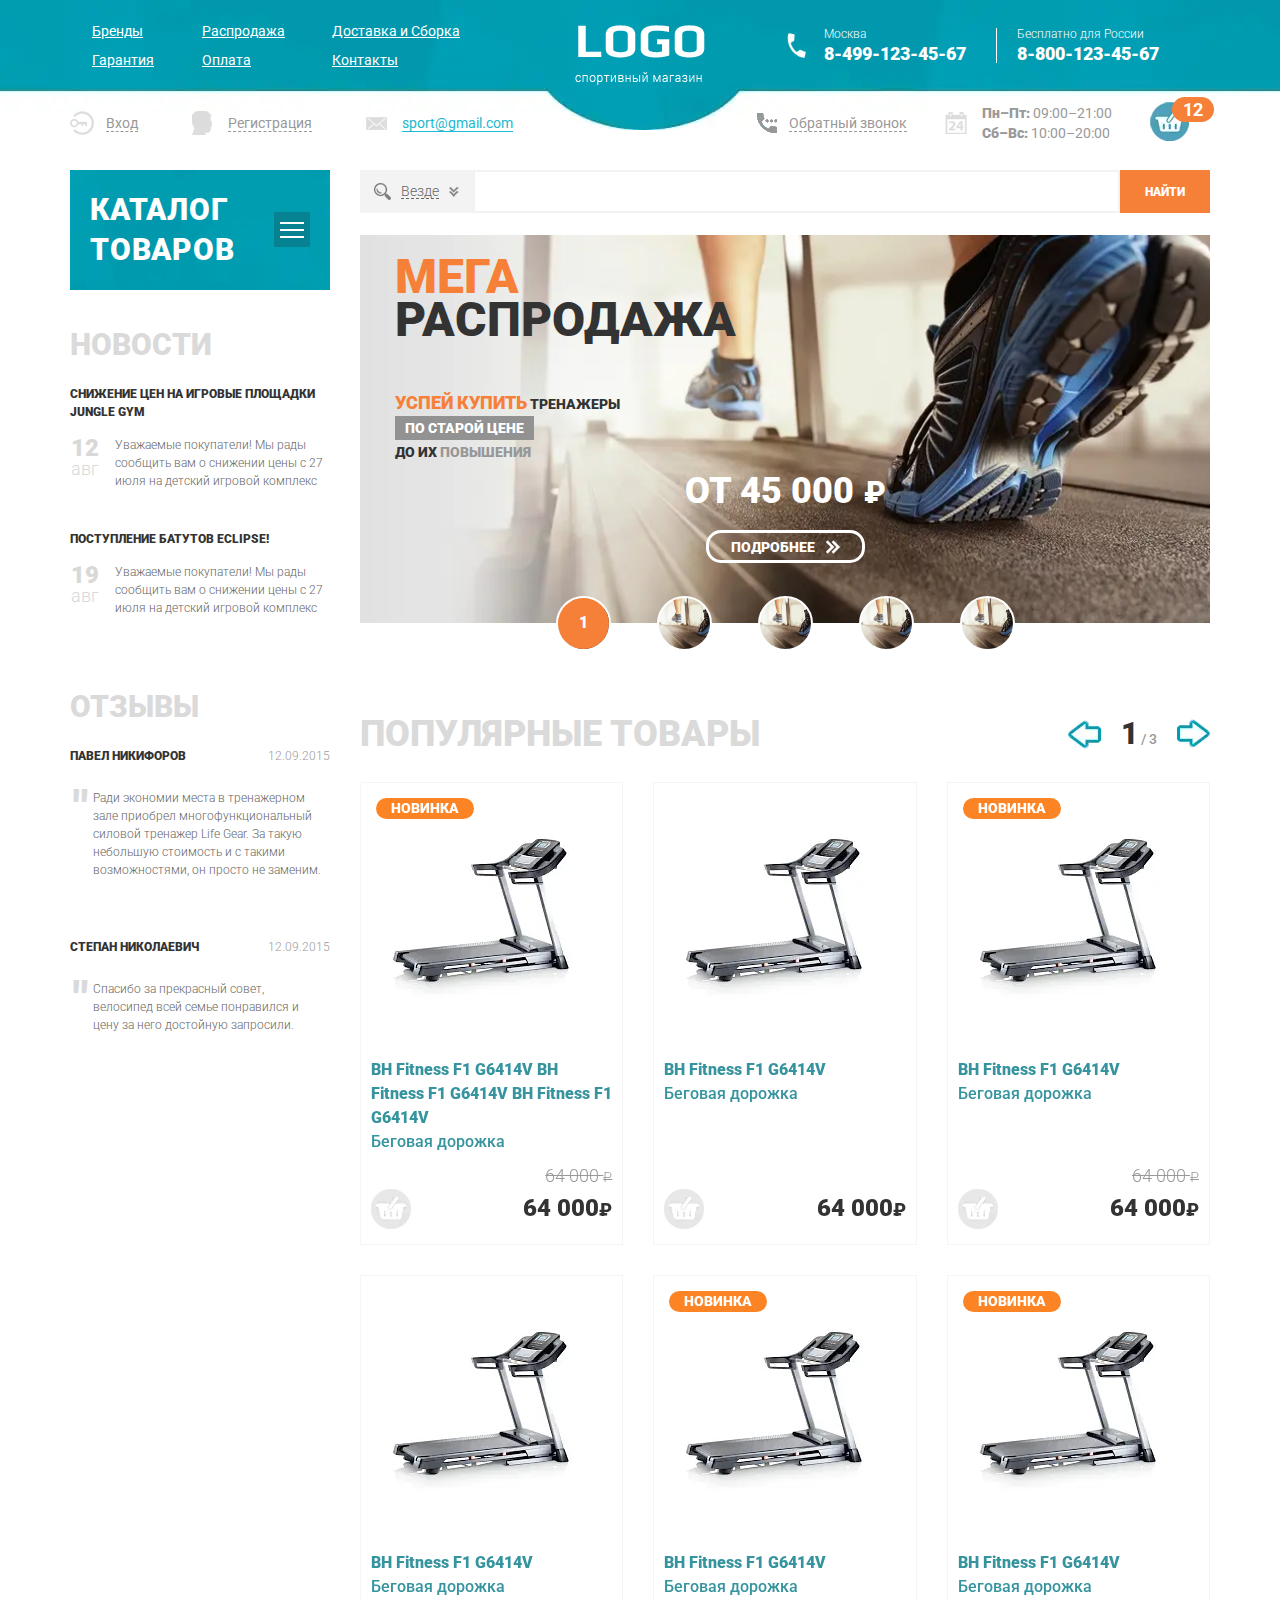
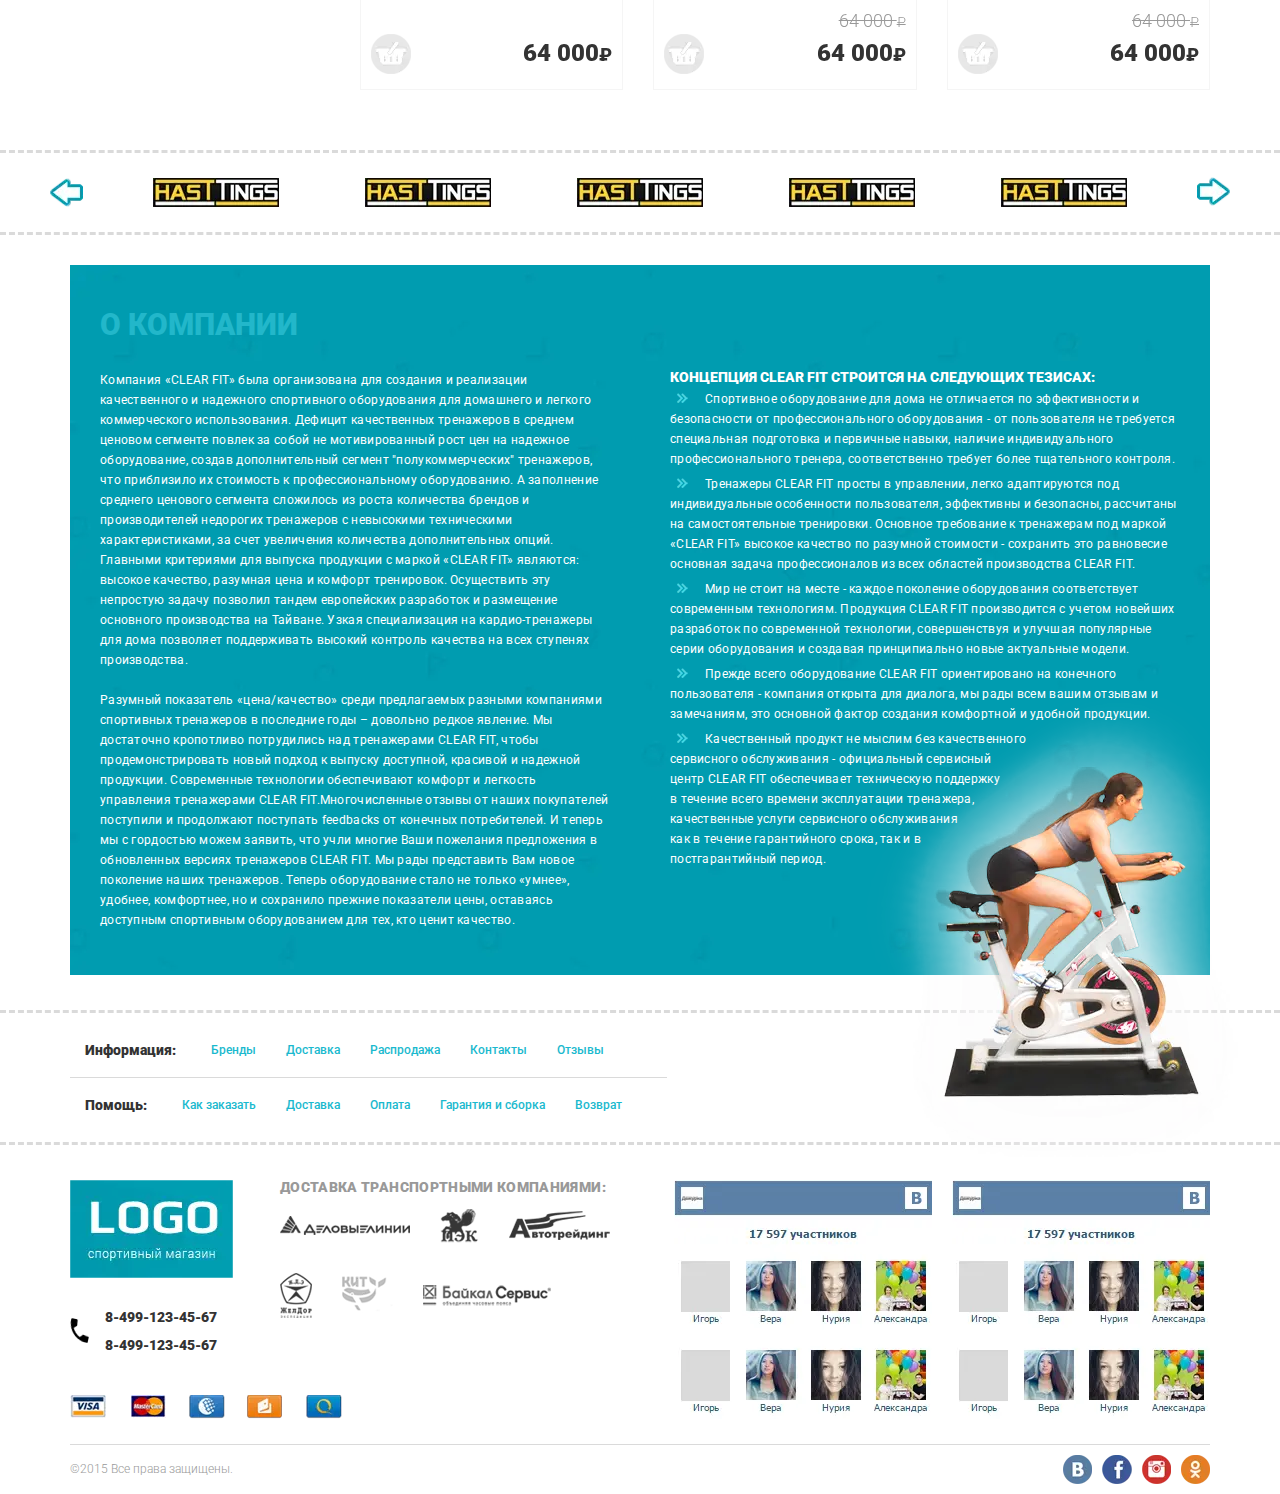
<file: index.html>
<!DOCTYPE html><html lang="ru"><head>	<title>Главная</title>	<meta charset="UTF-8">	<meta name="format-detection" content="telephone=no">	<link rel="stylesheet" href="css/style.min.css">	<meta name="viewport" content="width=device-width, initial-scale=1.0"></head><body>	<div class="wrapper">		<header class="header">	<div class="header__top top-header">		<div class="top-header__content _container">			<div class="top-header__column">				<div class="top-header__menu">					<div class="menu__icon icon-menu">						<span></span>						<span></span>						<span></span>					</div>					<nav class="menu__body">						<ul class="menu__list">							<li><a href="#" class="menu__link">Бренды</a></li>							<li><a href="#" class="menu__link">Распродажа</a></li>							<li><a href="#" class="menu__link">Доставка и Сборка</a></li>						</ul>						<ul class="menu__list">							<li><a href="#" class="menu__link">Гарантия</a></li>							<li><a href="checkout.html" class="menu__link _goto">Оплата</a></li>							<li><a href="#" class="menu__link">Контакты</a></li>						</ul>					</nav>				</div>			</div>			<div class="top-header__column">				<a href="index.html" class="top-header__logo _goto"><picture><source srcset="img/icons/header/logo.webp" type="image/webp"><img src="img/icons/header/logo.png" alt=""></picture></a>			</div>			<div class="top-header__column">				<div class="top-header__contacts contacts-header">					<div class="contacts-header__column">						<div class="contacts-header__item contacts-header__item-icon">							<div class="contacts-header__label">Москва</div>							<a href="tel:84991234567" class="contacts-header__phone">8-499-123-45-67</a>						</div>					</div>					<div class="contacts-header__column">						<div class="contacts-header__item">							<div class="contacts-header__label">Бесплатно для России</div>							<a href="tel:88001234567" class="contacts-header__phone">8-800-123-45-67</a>						</div>					</div>				</div>			</div>		</div>	</div>	<div class="header__bottom bottom-header">		<div class="bottom-header__container _container">			<div class="bottom-header__column">				<ul data-da=".menu__body,640,0" class="bottom-header__actions actions-header">					<li>						<a href="#" class="actions-header__login"><span>Вход</span></a>					</li>					<li>						<a href="#" class="actions-header__reg"><span>Регистрация</span></a>					</li>					<li>						<a href="mailto:sport@gmail.com" class="actions-header__mail"><span>sport@gmail.com</span></a>					</li>				</ul>			</div>			<div data-da=".menu__body,640,3" class="bottom-header__column">				<div  class="bottom-header__info info-header">					<div  class="info-header__column">						<a href="#" class="info-header__callback"><span>Обратный звонок</span></a>					</div>					<div class="info-header__column">						<div class="info-header__schedule">							<p><span>Пн–Пт:</span> 09:00–21:00</p>							<p><span>Сб–Вс:</span> 10:00–20:00</p>						</div>					</div>					<div data-da=".contacts-header__column,640,2" class="info-header__column">						<a href="#" class="info-header__cart">							<span>12</span>						</a>					</div>				</div>			</div>		</div>	</div></header>		<main class="page">			<div class="page__container _container">				<aside class="page__side">					<nav class="page__menu menu-page">						<div class="menu-page__header">							<div class="menu-page__title">Каталог товаров</div>							<div class="menu-page__burger">								<div class="menu-page__lines">									<span></span>									<span></span>									<span></span>								</div>							</div>						</div>						<div class="menu-page__body">							<ul class="menu-page__list">								<li><a href="#" class="menu-page__link">Беговые дорожки </a></li>								<li class="menu-page__product">									<a href="#" class="menu-page__link">Эллиптические										тренажеры</a>									<div class="menu-page__submenu submenu-page">										<div class="submenu-page__item">											<ul class="submenu-page__menu">												<li><a href="#" class="submenu-page__link">Всепогодный</a></li>												<li><a href="#" class="submenu-page__link">Для помещений</a></li>												<li><a href="#" class="submenu-page__link">Профессиональный</a></li>												<li><a href="#" class="submenu-page__link">Профессиональный</a></li>											</ul>											<div class="submenu-page__product">												<div class="item-product">													<div class="item-product__labels">														<div class="item-product__label">Новинка</div>													</div>													<a href="product.html" class="item-product__image">														<picture><source srcset="img/icons/menu/01.webp" type="image/webp"><img src="img/icons/menu/01.png" alt="Тенисный стол. Земельный."></picture>													</a>													<div class="item-product__body">														<a href="" class="item-product__title">Домашний теннисный стол															Donic Indoor Roller 800 Green														</a>														<div class="item-product__bottem">															<div class="item-product__old-price rub">																64 000															</div>															<a href="" class="item-product__add"></a>															<div class="item-product__price rub">64 000</div>														</div>													</div>												</div>											</div>										</div>									</div>								</li>								<li><a href="#" class="menu-page__link">Велотренажеры</a></li>								<li class="menu-page__product">									<a href="" class="menu-page__link  ">Гребные										тренажеры</a>									<div class="menu-page__submenu submenu-page">										<div class="submenu-page__item">											<ul class="submenu-page__menu">												<li><a href="#" class="submenu-page__link">Всепогодный</a></li>												<li><a href="#" class="submenu-page__link">Для помещений</a></li>												<li><a href="#" class="submenu-page__link">Профессиональный</a></li>												<li><a href="#" class="submenu-page__link">Профессиональный</a></li>											</ul>											<div class="submenu-page__product">												<div class="item-product">													<div class="item-product__labels">													</div>													<a href="product.html" class="item-product__image">														<picture><source srcset="img/icons/menu/01.webp" type="image/webp"><img src="img/icons/menu/01.png" alt="Тенисный стол. Земельный."></picture>													</a>													<div class="item-product__body">														<a href="" class="item-product__title">Домашний теннисный стол															Donic Indoor Roller 800 Green														</a>														<div class="item-product__bottem">															<div class="item-product__old-price rub">																64 000															</div>															<a href="" class="item-product__add"></a>															<div class="item-product__price rub">64 000</div>														</div>													</div>												</div>											</div>										</div>									</div>								</li>								<li><a href="#" class="menu-page__link">Вибромассажеры</a></li>								<li><a href="#" class="menu-page__link">Теннисные столы</a></li>								<li><a href="#" class="menu-page__link">Баскетбол</a></li>								<li class="menu-page__product">									<a href="" class="menu-page__link  ">Массажные										кресла</a>									<div class="menu-page__submenu submenu-page">										<div class="submenu-page__item">											<ul class="submenu-page__menu">												<li><a href="#" class="submenu-page__link">Всепогодный</a></li>												<li><a href="#" class="submenu-page__link">Для помещений</a></li>												<li><a href="#" class="submenu-page__link">Профессиональный</a></li>												<li><a href="#" class="submenu-page__link">Профессиональный</a></li>											</ul>											<div class="submenu-page__product">												<div class="item-product">													<div class="item-product__labels">														<div class="item-product__label">Товар дня</div>													</div>													<a href="product.html" class="item-product__image">														<picture><source srcset="img/icons/menu/01.webp" type="image/webp"><img src="img/icons/menu/01.png" alt="Тенисный стол. Земельный."></picture>													</a>													<div class="item-product__body">														<a href="" class="item-product__title">Домашний теннисный стол															Donic Indoor Roller 800 Green														</a>														<div class="item-product__bottem">															<div class="item-product__old-price rub">																64 000															</div>															<a href="" class="item-product__add"></a>															<div class="item-product__price rub">64 000</div>														</div>													</div>												</div>											</div>										</div>									</div>								</li>								<li><a href="#" class="menu-page__link">Массажные столы</a></li>								<li><a href="#" class="menu-page__link">Силовые тренажеры</a></li>								<li><a href="#" class="menu-page__link">Батуты</a></li>								<li class="menu-page__product">									<a href="" class="menu-page__link ">Детские										городки</a>									<div class="menu-page__submenu submenu-page">										<div class="submenu-page__item">											<ul class="submenu-page__menu">												<li><a href="#" class="submenu-page__link">Всепогодный</a></li>												<li><a href="#" class="submenu-page__link">Для помещений</a></li>												<li><a href="#" class="submenu-page__link">Профессиональный</a></li>												<li><a href="#" class="submenu-page__link">Профессиональный</a></li>											</ul>											<div class="submenu-page__product">												<div class="item-product">													<div class="item-product__labels">														<div class="item-product__label">Товар дня</div>													</div>													<a href="product.html" class="item-product__image">														<picture><source srcset="img/icons/menu/01.webp" type="image/webp"><img src="img/icons/menu/01.png" alt="Тенисный стол. Земельный."></picture>													</a>													<div class="item-product__body">														<a href="" class="item-product__title">Домашний теннисный стол															Donic Indoor Roller 800 Green														</a>														<div class="item-product__bottem">															<div class="item-product__old-price rub">																64 000															</div>															<a href="" class="item-product__add"></a>															<div class="item-product__price rub">64 000</div>														</div>													</div>												</div>											</div>										</div>									</div>								</li>								<li><a href="#" class="menu-page__link">Дачная мебель</a></li>								<li><a href="#" class="menu-page__link">Уличные спортивные комплексы</a></li>								<li class="menu-page__product">									<a href="" class="menu-page__link  ">Аксессуары</a>									<div class="menu-page__submenu submenu-page">										<div class="submenu-page__item">											<ul class="submenu-page__menu">												<li><a href="#" class="submenu-page__link">Всепогодный</a></li>												<li><a href="#" class="submenu-page__link">Для помещений</a></li>												<li><a href="#" class="submenu-page__link">Профессиональный</a></li>												<li><a href="#" class="submenu-page__link">Профессиональный</a></li>											</ul>											<div class="submenu-page__product">												<div class="item-product">													<div class="item-product__labels">														<div class="item-product__label">Товар дня</div>													</div>													<a href="product.html" class="item-product__image">														<picture><source srcset="img/icons/menu/01.webp" type="image/webp"><img src="img/icons/menu/01.png" alt="Тенисный стол. Земельный."></picture>													</a>													<div class="item-product__body">														<a href="" class="item-product__title">Домашний теннисный стол															Donic Indoor Roller 800 Green														</a>														<div class="item-product__bottem">															<div class="item-product__old-price rub">																64 000															</div>															<a href="" class="item-product__add"></a>															<div class="item-product__price rub">64 000</div>														</div>													</div>												</div>											</div>										</div>									</div>								</li>							</ul>						</div>						<!-- <div class="menu-page__submenu submenu-page">						</div> -->					</nav>					<div class="page__content-side" data-da=".page__content,992,last">						<div class="page__news-side news-side">							<a href="#" class="news-side__title side-title">Новости</a>							<div class="news-side__items">								<div class="news-side__item">									<a href="#" class="news-side__label">Снижение цен на игровые площадки Jungle Gym</a>									<div class="news-side__body">										<div class="news-side__data">											<span>12</span> авг										</div>										<div class="news-side__text">											Уважаемые покупатели!											Мы рады сообщить вам о снижении											цены с 27 июля на детский игровой											комплекс										</div>									</div>								</div>								<div class="news-side__item">									<a href="#" class="news-side__label">Поступление батутов Eclipse!</a>									<div class="news-side__body">										<div class="news-side__data">											<span>19</span> авг										</div>										<div class="news-side__text">											Уважаемые покупатели!											Мы рады сообщить вам о снижении											цены с 27 июля на детский игровой											комплекс										</div>									</div>								</div>							</div>						</div>						<div class="page__reviews-side reviews-side">							<a href="#" class="reviews-side__title side-title">Отзывы</a>							<div class="reviews-side__items">								<a href="#" class="reviews-side__item">									<div class="reviews-side__header">										<div class="reviews-side__user">Павел Никифоров</div>										<div class="reviews-side__data">12.09.2015</div>									</div>									<div class="reviews-side__body">										Ради экономии места в тренажерном										зале приобрел многофункциональный										силовой тренажер Life Gear. За такую										небольшую стоимость и с такими										возможностями, он просто не										заменим.									</div>								</a>								<a href="#" class="reviews-side__item">									<div class="reviews-side__header">										<div class="reviews-side__user">Степан Николаевич</div>										<div class="reviews-side__data">12.09.2015</div>									</div>									<div class="reviews-side__body">										Спасибо за прекрасный совет,										велосипед всей семье понравился										и цену за него достойную запросили.									</div>								</a>							</div>						</div>					</div>				</aside>				<div class="page__content">					<form action="#" class="page__search search-page">						<div class="search-page__select">							<div class="search-page__title"><span>Везде</span><span data-text="Выбрано:"									class="search-page__quantity"></span></div>							<div class="search-page__categories categories-search">								<div class="categories-search__row">									<div class="categories-search__column">										<ul class="categories-search__list">											<li>												<label class="categories-search__checkbox checkbox">													<input data-error="Ошибка" class="checkbox__input" type="checkbox" value="1"														name="form[]">													<span class="checkbox__text"><span>Беговые дорожки</span></span>												</label>											</li>											<li>												<label class="categories-search__checkbox checkbox">													<input data-error="Ошибка" class="checkbox__input" type="checkbox" value="1"														name="form[]">													<span class="checkbox__text"><span>Эллиптические тренажеры</span></span>												</label>											</li>											<li>												<label class="categories-search__checkbox checkbox">													<input data-error="Ошибка" class="checkbox__input" type="checkbox" value="1"														name="form[]">													<span class="checkbox__text"><span>Велотренажеры</span></span>												</label>											</li>											<li>												<label class="categories-search__checkbox checkbox">													<input data-error="Ошибка" class="checkbox__input" type="checkbox" value="1"														name="form[]">													<span class="checkbox__text"><span>Гребные тренажеры</span></span>												</label>											</li>											<li>												<label class="categories-search__checkbox checkbox">													<input data-error="Ошибка" class="checkbox__input" type="checkbox" value="1"														name="form[]">													<span class="checkbox__text"><span>Вибромассажеры</span></span>												</label>											</li>										</ul>									</div>									<div class="categories-search__column">										<ul class="categories-search__list">											<li>												<label class="categories-search__checkbox checkbox">													<input data-error="Ошибка" class="checkbox__input" type="checkbox" value="1"														name="form[]">													<span class="checkbox__text"><span>Беговые дорожки</span></span>												</label>											</li>											<li>												<label class="categories-search__checkbox checkbox">													<input data-error="Ошибка" class="checkbox__input" type="checkbox" value="1"														name="form[]">													<span class="checkbox__text"><span>Эллиптические тренажеры</span></span>												</label>											</li>											<li>												<label class="categories-search__checkbox checkbox">													<input data-error="Ошибка" class="checkbox__input" type="checkbox" value="1"														name="form[]">													<span class="checkbox__text"><span>Велотренажеры</span></span>												</label>											</li>											<li>												<label class="categories-search__checkbox checkbox">													<input data-error="Ошибка" class="checkbox__input" type="checkbox" value="1"														name="form[]">													<span class="checkbox__text"><span>Гребные тренажеры</span></span>												</label>											</li>											<li>												<label class="categories-search__checkbox checkbox">													<input data-error="Ошибка" class="checkbox__input" type="checkbox" value="1"														name="form[]">													<span class="checkbox__text"><span>Вибромассажеры</span></span>												</label>											</li>										</ul>									</div>									<div class="categories-search__column">										<ul class="categories-search__list">											<li>												<label class="categories-search__checkbox checkbox">													<input data-error="Ошибка" class="checkbox__input" type="checkbox" value="1"														name="form[]">													<span class="checkbox__text"><span>Беговые дорожки</span></span>												</label>											</li>											<li>												<label class="categories-search__checkbox checkbox">													<input data-error="Ошибка" class="checkbox__input" type="checkbox" value="1"														name="form[]">													<span class="checkbox__text"><span>Эллиптические тренажеры</span></span>												</label>											</li>											<li>												<label class="categories-search__checkbox checkbox">													<input data-error="Ошибка" class="checkbox__input" type="checkbox" value="1"														name="form[]">													<span class="checkbox__text"><span>Велотренажеры</span></span>												</label>											</li>											<li>												<label class="categories-search__checkbox checkbox">													<input data-error="Ошибка" class="checkbox__input" type="checkbox" value="1"														name="form[]">													<span class="checkbox__text"><span>Гребные тренажеры</span></span>												</label>											</li>											<li>												<label class="categories-search__checkbox checkbox">													<input data-error="Ошибка" class="checkbox__input" type="checkbox" value="1"														name="form[]">													<span class="checkbox__text"><span>Вибромассажеры</span></span>												</label>											</li>										</ul>									</div>								</div>							</div>						</div>						<div class="search-page__input">							<input autocomplete="off" type="text" name="form[]" data-error="Ошибка" data-value=""								class="input">						</div>						<button type="submit" class="search-page__btn btn">Найти</button>					</form>					<div class="page__slider slider-page">						<div class="slider-page__body _swiper">							<div class="slider-page__slide">								<div class="slider-page__content content-slider">									<div class="content-slider__title">										<span class="">Мега</span>распродажа									</div>									<div class="content-slider__text text-slider">										<p><span class="text-slider__text-1">Успей купить</span> тренажеры</p>										<p><span class="text-slider__text-2">по старой цене</span></p>										<p>до их <span class="text-slider__text-3">повышения</span></p>										<div class="content-slider__footer">											<div class="content-slider__price rub">от 45 000</div>											<a href="#" class="content-slider__button"><span>Подробнее</span></a>										</div>									</div>								</div>								<div class="slider-page__image _ibg">									<picture><source srcset="img/icons/slider/01.webp" type="image/webp"><img src="img/icons/slider/01.jpg" alt="Картинка"></picture>								</div>							</div>							<div class="slider-page__slide">								<div class="slider-page__content content-slider">									<div class="content-slider__title">										<span class="">Мега</span>распродажа									</div>									<div class="content-slider__text text-slider">										<p><span class="text-slider__text-1">Успей купить</span> тренажеры</p>										<p><span class="text-slider__text-2">по старой цене</span></p>										<p>до их <span class="text-slider__text-3">повышения</span></p>										<div class="content-slider__footer">											<div class="content-slider__price rub">от 45 000</div>											<a href="#" class="content-slider__button"><span>Подробнее</span></a>										</div>									</div>								</div>								<div class="slider-page__image _ibg">									<picture><source srcset="img/icons/slider/01.webp" type="image/webp"><img src="img/icons/slider/01.jpg" alt="Картинка"></picture>								</div>							</div>							<div class="slider-page__slide">								<div class="slider-page__content content-slider">									<div class="content-slider__title">										<span class="">Мега</span>распродажа									</div>									<div class="content-slider__text text-slider">										<p><span class="text-slider__text-1">Успей купить</span> тренажеры</p>										<p><span class="text-slider__text-2">по старой цене</span></p>										<p>до их <span class="text-slider__text-3">повышения</span></p>										<div class="content-slider__footer">											<div class="content-slider__price rub">от 45 000</div>											<a href="#" class="content-slider__button"><span>Подробнее</span></a>										</div>									</div>								</div>								<div class="slider-page__image _ibg">									<picture><source srcset="img/icons/slider/01.webp" type="image/webp"><img src="img/icons/slider/01.jpg" alt="Картинка"></picture>								</div>							</div>							<div class="slider-page__slide">								<div class="slider-page__content content-slider">									<div class="content-slider__title">										<span class="">Мега</span>распродажа									</div>									<div class="content-slider__text text-slider">										<p><span class="text-slider__text-1">Успей купить</span> тренажеры</p>										<p><span class="text-slider__text-2">по старой цене</span></p>										<p>до их <span class="text-slider__text-3">повышения</span></p>										<div class="content-slider__footer">											<div class="content-slider__price rub">от 45 000</div>											<a href="#" class="content-slider__button"><span>Подробнее</span></a>										</div>									</div>								</div>								<div class="slider-page__image _ibg">									<picture><source srcset="img/icons/slider/01.webp" type="image/webp"><img src="img/icons/slider/01.jpg" alt="Картинка"></picture>								</div>							</div>							<div class="slider-page__slide">								<div class="slider-page__content content-slider">									<div class="content-slider__title">										<span class="">Мега</span>распродажа									</div>									<div class="content-slider__text text-slider">										<p><span class="text-slider__text-1">Успей купить</span> тренажеры</p>										<p><span class="text-slider__text-2">по старой цене</span></p>										<p>до их <span class="text-slider__text-3">повышения</span></p>										<div class="content-slider__footer">											<div class="content-slider__price rub">от 45 000</div>											<a href="#" class="content-slider__button"><span>Подробнее</span></a>										</div>									</div>								</div>								<div class="slider-page__image _ibg">									<picture><source srcset="img/icons/slider/01.webp" type="image/webp"><img src="img/icons/slider/01.jpg" alt="Картинка"></picture>								</div>							</div>						</div>						<div class="slider-page__dotts"></div>					</div>					<div class="page__products products-slider">						<div class="products-slider__header">							<div class="products-slider__title">Популярные товары</div>							<div class="products-slider__control">								<div class="products-slider__arrow products-slider__arrow_prev _arrow _arrow_prev"></div>								<div class="products-slider__info"></div>								<div class="products-slider__arrow products-slider__arrow_next _arrow _arrow_next"></div>							</div>						</div>						<div class="products-slider__item _swiper">							<div class="products-slider__slide">								<div class="products-slider__items items-products">									<div class="items-products__column">										<div class="item-product">											<div class="item-product__labels">												<div class="item-product__label">Новинка</div>											</div>											<a href="" class="item-product__image">												<picture><source srcset="img/icons/products/01.webp" type="image/webp"><img src="img/icons/products/01.jpg" alt="Беговая дорожка"></picture>											</a>											<div class="item-product__body">												<a href="" class="item-product__title">													<span>BH Fitness F1 G6414V BH Fitness F1 G6414V BH Fitness F1 G6414V</span>													Беговая дорожка												</a>												<div class="item-product__bottem">													<div class="item-product__old-price rub">														64 000													</div>													<a href="" class="item-product__add"></a>													<div class="item-product__price rub">64 000</div>												</div>											</div>											<div class="item-product__hover hover-item-product">												<a href="product.html" class="hover-item-product__title">													<span>BH Fitness F1 G6414V</span>													Беговая дорожка												</a>												<div class="hover-item-product__options options-item-product">													<div class="options-item-product__item">														<div class="options-item-product__label">Тип беговой дорожки:</div>														<div class="options-item-product__value">Электрическая</div>													</div>													<div class="options-item-product__item">														<div class="options-item-product__label">Скорость движения (км/ч):</div>														<div class="options-item-product__value">22</div>													</div>													<div class="options-item-product__item">														<div class="options-item-product__label">Складывание:</div>														<div class="options-item-product__value">Есть</div>													</div>												</div>												<a href="checkout.html" class="hover-item-product__cart"></a>												<div class="hover-item-product__footer">													<div class="hover-item-product__old-price rub">														64 000													</div>													<a href="" class="hover-item-product__stock">в наличии</a>													<div class="hover-item-product__price rub">64 000</div>												</div>											</div>										</div>									</div>									<div class="items-products__column">										<div class="item-product">											<div class="item-product__labels">											</div>											<a href="" class="item-product__image">												<picture><source srcset="img/icons/products/01.webp" type="image/webp"><img src="img/icons/products/01.jpg" alt="Беговая дорожка"></picture>											</a>											<div class="item-product__body">												<a href="" class="item-product__title">													<span>BH Fitness F1 G6414V</span>													Беговая дорожка												</a>												<div class="item-product__bottem">																										<a href="" class="item-product__add"></a>													<div class="item-product__price rub">64 000</div>												</div>											</div>											<div class="item-product__hover hover-item-product">												<a href="product.html" class="hover-item-product__title">													<span>BH Fitness F1 G6414V</span>													Беговая дорожка												</a>												<div class="hover-item-product__options options-item-product">													<div class="options-item-product__item">														<div class="options-item-product__label">Тип беговой дорожки:</div>														<div class="options-item-product__value">Электрическая</div>													</div>													<div class="options-item-product__item">														<div class="options-item-product__label">Скорость движения (км/ч):</div>														<div class="options-item-product__value">22</div>													</div>													<div class="options-item-product__item">														<div class="options-item-product__label">Складывание:</div>														<div class="options-item-product__value">Есть</div>													</div>												</div>												<a href="checkout.html" class="hover-item-product__cart"></a>												<div class="hover-item-product__footer">																										<a href="" class="hover-item-product__stock">в наличии</a>													<div class="hover-item-product__price rub">64 000</div>												</div>											</div>										</div>									</div>									<div class="items-products__column">										<div class="item-product">											<div class="item-product__labels">												<div class="item-product__label">Новинка</div>											</div>											<a href="" class="item-product__image">												<picture><source srcset="img/icons/products/01.webp" type="image/webp"><img src="img/icons/products/01.jpg" alt="Беговая дорожка"></picture>											</a>											<div class="item-product__body">												<a href="" class="item-product__title">													<span>BH Fitness F1 G6414V</span>													Беговая дорожка												</a>												<div class="item-product__bottem">													<div class="item-product__old-price rub">														64 000													</div>													<a href="" class="item-product__add"></a>													<div class="item-product__price rub">64 000</div>												</div>											</div>											<div class="item-product__hover hover-item-product">												<a href="product.html" class="hover-item-product__title">													<span>BH Fitness F1 G6414V</span>													Беговая дорожка												</a>												<div class="hover-item-product__options options-item-product">													<div class="options-item-product__item">														<div class="options-item-product__label">Тип беговой дорожки:</div>														<div class="options-item-product__value">Электрическая</div>													</div>													<div class="options-item-product__item">														<div class="options-item-product__label">Скорость движения (км/ч):</div>														<div class="options-item-product__value">22</div>													</div>													<div class="options-item-product__item">														<div class="options-item-product__label">Складывание:</div>														<div class="options-item-product__value">Есть</div>													</div>												</div>												<a href="checkout.html" class="hover-item-product__cart"></a>												<div class="hover-item-product__footer">													<div class="hover-item-product__old-price rub">														64 000													</div>													<a href="" class="hover-item-product__stock">в наличии</a>													<div class="hover-item-product__price rub">64 000</div>												</div>											</div>										</div>									</div>									<div class="items-products__column">										<div class="item-product">											<div class="item-product__labels">											</div>											<a href="" class="item-product__image">												<picture><source srcset="img/icons/products/01.webp" type="image/webp"><img src="img/icons/products/01.jpg" alt="Беговая дорожка"></picture>											</a>											<div class="item-product__body">												<a href="" class="item-product__title">													<span>BH Fitness F1 G6414V</span>													Беговая дорожка												</a>												<div class="item-product__bottem">																										<a href="" class="item-product__add"></a>													<div class="item-product__price rub">64 000</div>												</div>											</div>											<div class="item-product__hover hover-item-product">												<a href="product.html" class="hover-item-product__title">													<span>BH Fitness F1 G6414V</span>													Беговая дорожка												</a>												<div class="hover-item-product__options options-item-product">													<div class="options-item-product__item">														<div class="options-item-product__label">Тип беговой дорожки:</div>														<div class="options-item-product__value">Электрическая</div>													</div>													<div class="options-item-product__item">														<div class="options-item-product__label">Скорость движения (км/ч):</div>														<div class="options-item-product__value">22</div>													</div>													<div class="options-item-product__item">														<div class="options-item-product__label">Складывание:</div>														<div class="options-item-product__value">Есть</div>													</div>												</div>												<a href="checkout.html" class="hover-item-product__cart"></a>												<div class="hover-item-product__footer">																										<a href="" class="hover-item-product__stock">в наличии</a>													<div class="hover-item-product__price rub">64 000</div>												</div>											</div>										</div>									</div>									<div class="items-products__column">										<div class="item-product">											<div class="item-product__labels">												<div class="item-product__label">Новинка</div>											</div>											<a href="" class="item-product__image">												<picture><source srcset="img/icons/products/01.webp" type="image/webp"><img src="img/icons/products/01.jpg" alt="Беговая дорожка"></picture>											</a>											<div class="item-product__body">												<a href="" class="item-product__title">													<span>BH Fitness F1 G6414V</span>													Беговая дорожка												</a>												<div class="item-product__bottem">													<div class="item-product__old-price rub">														64 000													</div>													<a href="" class="item-product__add"></a>													<div class="item-product__price rub">64 000</div>												</div>											</div>											<div class="item-product__hover hover-item-product">												<a href="product.html" class="hover-item-product__title">													<span>BH Fitness F1 G6414V</span>													Беговая дорожка												</a>												<div class="hover-item-product__options options-item-product">													<div class="options-item-product__item">														<div class="options-item-product__label">Тип беговой дорожки:</div>														<div class="options-item-product__value">Электрическая</div>													</div>													<div class="options-item-product__item">														<div class="options-item-product__label">Скорость движения (км/ч):</div>														<div class="options-item-product__value">22</div>													</div>													<div class="options-item-product__item">														<div class="options-item-product__label">Складывание:</div>														<div class="options-item-product__value">Есть</div>													</div>												</div>												<a href="checkout.html" class="hover-item-product__cart"></a>												<div class="hover-item-product__footer">													<div class="hover-item-product__old-price rub">														64 000													</div>													<a href="" class="hover-item-product__stock">в наличии</a>													<div class="hover-item-product__price rub">64 000</div>												</div>											</div>										</div>									</div>									<div class="items-products__column">										<div class="item-product">											<div class="item-product__labels">												<div class="item-product__label">Новинка</div>											</div>											<a href="" class="item-product__image">												<picture><source srcset="img/icons/products/01.webp" type="image/webp"><img src="img/icons/products/01.jpg" alt="Беговая дорожка"></picture>											</a>											<div class="item-product__body">												<a href="" class="item-product__title">													<span>BH Fitness F1 G6414V</span>													Беговая дорожка												</a>												<div class="item-product__bottem">													<div class="item-product__old-price rub">														64 000													</div>													<a href="" class="item-product__add"></a>													<div class="item-product__price rub">64 000</div>												</div>											</div>											<div class="item-product__hover hover-item-product">												<a href="product.html" class="hover-item-product__title">													<span>BH Fitness F1 G6414V</span>													Беговая дорожка												</a>												<div class="hover-item-product__options options-item-product">													<div class="options-item-product__item">														<div class="options-item-product__label">Тип беговой дорожки:</div>														<div class="options-item-product__value">Электрическая</div>													</div>													<div class="options-item-product__item">														<div class="options-item-product__label">Скорость движения (км/ч):</div>														<div class="options-item-product__value">22</div>													</div>													<div class="options-item-product__item">														<div class="options-item-product__label">Складывание:</div>														<div class="options-item-product__value">Есть</div>													</div>												</div>												<a href="checkout.html" class="hover-item-product__cart"></a>												<div class="hover-item-product__footer">													<div class="hover-item-product__old-price rub">														64 000													</div>													<a href="" class="hover-item-product__stock">в наличии</a>													<div class="hover-item-product__price rub">64 000</div>												</div>											</div>										</div>									</div>								</div>							</div>							<div class="products-slider__slide">								<div class="products-slider__items items-products">									<div class="items-products__column">										<div class="item-product">											<div class="item-product__labels">												<div class="item-product__label">Новинка</div>											</div>											<a href="" class="item-product__image">												<picture><source srcset="img/icons/products/01.webp" type="image/webp"><img src="img/icons/products/01.jpg" alt="Беговая дорожка"></picture>											</a>											<div class="item-product__body">												<a href="" class="item-product__title">													<span>BH Fitness F1 G6414V BH Fitness F1 G6414V BH Fitness F1 G6414V</span>													Беговая дорожка												</a>												<div class="item-product__bottem">													<div class="item-product__old-price rub">														64 000													</div>													<a href="" class="item-product__add"></a>													<div class="item-product__price rub">64 000</div>												</div>											</div>											<div class="item-product__hover hover-item-product">												<a href="" class="hover-item-product__title">													<span>BH Fitness F1 G6414V</span>													Беговая дорожка												</a>												<div class="hover-item-product__options options-item-product">													<div class="options-item-product__item">														<div class="options-item-product__label">Тип беговой дорожки:</div>														<div class="options-item-product__value">Электрическая</div>													</div>													<div class="options-item-product__item">														<div class="options-item-product__label">Скорость движения (км/ч):</div>														<div class="options-item-product__value">22</div>													</div>													<div class="options-item-product__item">														<div class="options-item-product__label">Складывание:</div>														<div class="options-item-product__value">Есть</div>													</div>												</div>												<a href="#" class="hover-item-product__cart"></a>												<div class="hover-item-product__footer">													<div class="hover-item-product__old-price rub">														64 000													</div>													<a href="" class="hover-item-product__stock">в наличии</a>													<div class="hover-item-product__price rub">64 000</div>												</div>											</div>										</div>									</div>									<div class="items-products__column">										<div class="item-product">											<div class="item-product__labels">												<div class="item-product__label">Новинка</div>											</div>											<a href="" class="item-product__image">												<picture><source srcset="img/icons/products/01.webp" type="image/webp"><img src="img/icons/products/01.jpg" alt="Беговая дорожка"></picture>											</a>											<div class="item-product__body">												<a href="" class="item-product__title">													<span>BH Fitness F1 G6414V</span>													Беговая дорожка												</a>												<div class="item-product__bottem">													<div class="item-product__old-price rub">														64 000													</div>													<a href="" class="item-product__add"></a>													<div class="item-product__price rub">64 000</div>												</div>											</div>											<div class="item-product__hover hover-item-product">												<a href="" class="hover-item-product__title">													<span>BH Fitness F1 G6414V</span>													Беговая дорожка												</a>												<div class="hover-item-product__options options-item-product">													<div class="options-item-product__item">														<div class="options-item-product__label">Тип беговой дорожки:</div>														<div class="options-item-product__value">Электрическая</div>													</div>													<div class="options-item-product__item">														<div class="options-item-product__label">Скорость движения (км/ч):</div>														<div class="options-item-product__value">22</div>													</div>													<div class="options-item-product__item">														<div class="options-item-product__label">Складывание:</div>														<div class="options-item-product__value">Есть</div>													</div>												</div>												<a href="#" class="hover-item-product__cart"></a>												<div class="hover-item-product__footer">													<div class="hover-item-product__old-price rub">														64 000													</div>													<a href="" class="hover-item-product__stock">в наличии</a>													<div class="hover-item-product__price rub">64 000</div>												</div>											</div>										</div>									</div>									<div class="items-products__column">										<div class="item-product">											<div class="item-product__labels">												<div class="item-product__label">Новинка</div>											</div>											<a href="" class="item-product__image">												<picture><source srcset="img/icons/products/01.webp" type="image/webp"><img src="img/icons/products/01.jpg" alt="Беговая дорожка"></picture>											</a>											<div class="item-product__body">												<a href="" class="item-product__title">													<span>BH Fitness F1 G6414V</span>													Беговая дорожка												</a>												<div class="item-product__bottem">													<div class="item-product__old-price rub">														64 000													</div>													<a href="" class="item-product__add"></a>													<div class="item-product__price rub">64 000</div>												</div>											</div>											<div class="item-product__hover hover-item-product">												<a href="" class="hover-item-product__title">													<span>BH Fitness F1 G6414V</span>													Беговая дорожка												</a>												<div class="hover-item-product__options options-item-product">													<div class="options-item-product__item">														<div class="options-item-product__label">Тип беговой дорожки:</div>														<div class="options-item-product__value">Электрическая</div>													</div>													<div class="options-item-product__item">														<div class="options-item-product__label">Скорость движения (км/ч):</div>														<div class="options-item-product__value">22</div>													</div>													<div class="options-item-product__item">														<div class="options-item-product__label">Складывание:</div>														<div class="options-item-product__value">Есть</div>													</div>												</div>												<a href="#" class="hover-item-product__cart"></a>												<div class="hover-item-product__footer">													<div class="hover-item-product__old-price rub">														64 000													</div>													<a href="" class="hover-item-product__stock">в наличии</a>													<div class="hover-item-product__price rub">64 000</div>												</div>											</div>										</div>									</div>									<div class="items-products__column">										<div class="item-product">											<div class="item-product__labels">												<div class="item-product__label">Новинка</div>											</div>											<a href="" class="item-product__image">												<picture><source srcset="img/icons/products/01.webp" type="image/webp"><img src="img/icons/products/01.jpg" alt="Беговая дорожка"></picture>											</a>											<div class="item-product__body">												<a href="" class="item-product__title">													<span>BH Fitness F1 G6414V</span>													Беговая дорожка												</a>												<div class="item-product__bottem">													<div class="item-product__old-price rub">														64 000													</div>													<a href="" class="item-product__add"></a>													<div class="item-product__price rub">64 000</div>												</div>											</div>											<div class="item-product__hover hover-item-product">												<a href="" class="hover-item-product__title">													<span>BH Fitness F1 G6414V</span>													Беговая дорожка												</a>												<div class="hover-item-product__options options-item-product">													<div class="options-item-product__item">														<div class="options-item-product__label">Тип беговой дорожки:</div>														<div class="options-item-product__value">Электрическая</div>													</div>													<div class="options-item-product__item">														<div class="options-item-product__label">Скорость движения (км/ч):</div>														<div class="options-item-product__value">22</div>													</div>													<div class="options-item-product__item">														<div class="options-item-product__label">Складывание:</div>														<div class="options-item-product__value">Есть</div>													</div>												</div>												<a href="#" class="hover-item-product__cart"></a>												<div class="hover-item-product__footer">													<div class="hover-item-product__old-price rub">														64 000													</div>													<a href="" class="hover-item-product__stock">в наличии</a>													<div class="hover-item-product__price rub">64 000</div>												</div>											</div>										</div>									</div>									<div class="items-products__column">										<div class="item-product">											<div class="item-product__labels">												<div class="item-product__label">Новинка</div>											</div>											<a href="" class="item-product__image">												<picture><source srcset="img/icons/products/01.webp" type="image/webp"><img src="img/icons/products/01.jpg" alt="Беговая дорожка"></picture>											</a>											<div class="item-product__body">												<a href="" class="item-product__title">													<span>BH Fitness F1 G6414V</span>													Беговая дорожка												</a>												<div class="item-product__bottem">													<div class="item-product__old-price rub">														64 000													</div>													<a href="" class="item-product__add"></a>													<div class="item-product__price rub">64 000</div>												</div>											</div>											<div class="item-product__hover hover-item-product">												<a href="" class="hover-item-product__title">													<span>BH Fitness F1 G6414V</span>													Беговая дорожка												</a>												<div class="hover-item-product__options options-item-product">													<div class="options-item-product__item">														<div class="options-item-product__label">Тип беговой дорожки:</div>														<div class="options-item-product__value">Электрическая</div>													</div>													<div class="options-item-product__item">														<div class="options-item-product__label">Скорость движения (км/ч):</div>														<div class="options-item-product__value">22</div>													</div>													<div class="options-item-product__item">														<div class="options-item-product__label">Складывание:</div>														<div class="options-item-product__value">Есть</div>													</div>												</div>												<a href="#" class="hover-item-product__cart"></a>												<div class="hover-item-product__footer">													<div class="hover-item-product__old-price rub">														64 000													</div>													<a href="" class="hover-item-product__stock">в наличии</a>													<div class="hover-item-product__price rub">64 000</div>												</div>											</div>										</div>									</div>									<div class="items-products__column">										<div class="item-product">											<div class="item-product__labels">												<div class="item-product__label">Новинка</div>											</div>											<a href="" class="item-product__image">												<picture><source srcset="img/icons/products/01.webp" type="image/webp"><img src="img/icons/products/01.jpg" alt="Беговая дорожка"></picture>											</a>											<div class="item-product__body">												<a href="" class="item-product__title">													<span>BH Fitness F1 G6414V</span>													Беговая дорожка												</a>												<div class="item-product__bottem">													<div class="item-product__old-price rub">														64 000													</div>													<a href="" class="item-product__add"></a>													<div class="item-product__price rub">64 000</div>												</div>											</div>											<div class="item-product__hover hover-item-product">												<a href="" class="hover-item-product__title">													<span>BH Fitness F1 G6414V</span>													Беговая дорожка												</a>												<div class="hover-item-product__options options-item-product">													<div class="options-item-product__item">														<div class="options-item-product__label">Тип беговой дорожки:</div>														<div class="options-item-product__value">Электрическая</div>													</div>													<div class="options-item-product__item">														<div class="options-item-product__label">Скорость движения (км/ч):</div>														<div class="options-item-product__value">22</div>													</div>													<div class="options-item-product__item">														<div class="options-item-product__label">Складывание:</div>														<div class="options-item-product__value">Есть</div>													</div>												</div>												<a href="#" class="hover-item-product__cart"></a>												<div class="hover-item-product__footer">													<div class="hover-item-product__old-price rub">														64 000													</div>													<a href="" class="hover-item-product__stock">в наличии</a>													<div class="hover-item-product__price rub">64 000</div>												</div>											</div>										</div>									</div>								</div>							</div>							<div class="products-slider__slide">								<div class="products-slider__items items-products">									<div class="items-products__column">										<div class="item-product">											<div class="item-product__labels">												<div class="item-product__label">Новинка</div>											</div>											<a href="" class="item-product__image">												<picture><source srcset="img/icons/products/01.webp" type="image/webp"><img src="img/icons/products/01.jpg" alt="Беговая дорожка"></picture>											</a>											<div class="item-product__body">												<a href="" class="item-product__title">													<span>BH Fitness F1 G6414V BH Fitness F1 G6414V BH Fitness F1 G6414V</span>													Беговая дорожка												</a>												<div class="item-product__bottem">													<div class="item-product__old-price rub">														64 000													</div>													<a href="" class="item-product__add"></a>													<div class="item-product__price rub">64 000</div>												</div>											</div>											<div class="item-product__hover hover-item-product">												<a href="" class="hover-item-product__title">													<span>BH Fitness F1 G6414V</span>													Беговая дорожка												</a>												<div class="hover-item-product__options options-item-product">													<div class="options-item-product__item">														<div class="options-item-product__label">Тип беговой дорожки:</div>														<div class="options-item-product__value">Электрическая</div>													</div>													<div class="options-item-product__item">														<div class="options-item-product__label">Скорость движения (км/ч):</div>														<div class="options-item-product__value">22</div>													</div>													<div class="options-item-product__item">														<div class="options-item-product__label">Складывание:</div>														<div class="options-item-product__value">Есть</div>													</div>												</div>												<a href="#" class="hover-item-product__cart"></a>												<div class="hover-item-product__footer">													<div class="hover-item-product__old-price rub">														64 000													</div>													<a href="" class="hover-item-product__stock">в наличии</a>													<div class="hover-item-product__price rub">64 000</div>												</div>											</div>										</div>									</div>									<div class="items-products__column">										<div class="item-product">											<div class="item-product__labels">												<div class="item-product__label">Новинка</div>											</div>											<a href="" class="item-product__image">												<picture><source srcset="img/icons/products/01.webp" type="image/webp"><img src="img/icons/products/01.jpg" alt="Беговая дорожка"></picture>											</a>											<div class="item-product__body">												<a href="" class="item-product__title">													<span>BH Fitness F1 G6414V</span>													Беговая дорожка												</a>												<div class="item-product__bottem">													<div class="item-product__old-price rub">														64 000													</div>													<a href="" class="item-product__add"></a>													<div class="item-product__price rub">64 000</div>												</div>											</div>											<div class="item-product__hover hover-item-product">												<a href="" class="hover-item-product__title">													<span>BH Fitness F1 G6414V</span>													Беговая дорожка												</a>												<div class="hover-item-product__options options-item-product">													<div class="options-item-product__item">														<div class="options-item-product__label">Тип беговой дорожки:</div>														<div class="options-item-product__value">Электрическая</div>													</div>													<div class="options-item-product__item">														<div class="options-item-product__label">Скорость движения (км/ч):</div>														<div class="options-item-product__value">22</div>													</div>													<div class="options-item-product__item">														<div class="options-item-product__label">Складывание:</div>														<div class="options-item-product__value">Есть</div>													</div>												</div>												<a href="#" class="hover-item-product__cart"></a>												<div class="hover-item-product__footer">													<div class="hover-item-product__old-price rub">														64 000													</div>													<a href="" class="hover-item-product__stock">в наличии</a>													<div class="hover-item-product__price rub">64 000</div>												</div>											</div>										</div>									</div>									<div class="items-products__column">										<div class="item-product">											<div class="item-product__labels">												<div class="item-product__label">Новинка</div>											</div>											<a href="" class="item-product__image">												<picture><source srcset="img/icons/products/01.webp" type="image/webp"><img src="img/icons/products/01.jpg" alt="Беговая дорожка"></picture>											</a>											<div class="item-product__body">												<a href="" class="item-product__title">													<span>BH Fitness F1 G6414V</span>													Беговая дорожка												</a>												<div class="item-product__bottem">													<div class="item-product__old-price rub">														64 000													</div>													<a href="" class="item-product__add"></a>													<div class="item-product__price rub">64 000</div>												</div>											</div>											<div class="item-product__hover hover-item-product">												<a href="" class="hover-item-product__title">													<span>BH Fitness F1 G6414V</span>													Беговая дорожка												</a>												<div class="hover-item-product__options options-item-product">													<div class="options-item-product__item">														<div class="options-item-product__label">Тип беговой дорожки:</div>														<div class="options-item-product__value">Электрическая</div>													</div>													<div class="options-item-product__item">														<div class="options-item-product__label">Скорость движения (км/ч):</div>														<div class="options-item-product__value">22</div>													</div>													<div class="options-item-product__item">														<div class="options-item-product__label">Складывание:</div>														<div class="options-item-product__value">Есть</div>													</div>												</div>												<a href="#" class="hover-item-product__cart"></a>												<div class="hover-item-product__footer">													<div class="hover-item-product__old-price rub">														64 000													</div>													<a href="" class="hover-item-product__stock">в наличии</a>													<div class="hover-item-product__price rub">64 000</div>												</div>											</div>										</div>									</div>									<div class="items-products__column">										<div class="item-product">											<div class="item-product__labels">												<div class="item-product__label">Новинка</div>											</div>											<a href="" class="item-product__image">												<picture><source srcset="img/icons/products/01.webp" type="image/webp"><img src="img/icons/products/01.jpg" alt="Беговая дорожка"></picture>											</a>											<div class="item-product__body">												<a href="" class="item-product__title">													<span>BH Fitness F1 G6414V</span>													Беговая дорожка												</a>												<div class="item-product__bottem">													<div class="item-product__old-price rub">														64 000													</div>													<a href="" class="item-product__add"></a>													<div class="item-product__price rub">64 000</div>												</div>											</div>											<div class="item-product__hover hover-item-product">												<a href="" class="hover-item-product__title">													<span>BH Fitness F1 G6414V</span>													Беговая дорожка												</a>												<div class="hover-item-product__options options-item-product">													<div class="options-item-product__item">														<div class="options-item-product__label">Тип беговой дорожки:</div>														<div class="options-item-product__value">Электрическая</div>													</div>													<div class="options-item-product__item">														<div class="options-item-product__label">Скорость движения (км/ч):</div>														<div class="options-item-product__value">22</div>													</div>													<div class="options-item-product__item">														<div class="options-item-product__label">Складывание:</div>														<div class="options-item-product__value">Есть</div>													</div>												</div>												<a href="#" class="hover-item-product__cart"></a>												<div class="hover-item-product__footer">													<div class="hover-item-product__old-price rub">														64 000													</div>													<a href="" class="hover-item-product__stock">в наличии</a>													<div class="hover-item-product__price rub">64 000</div>												</div>											</div>										</div>									</div>									<div class="items-products__column">										<div class="item-product">											<div class="item-product__labels">												<div class="item-product__label">Новинка</div>											</div>											<a href="" class="item-product__image">												<picture><source srcset="img/icons/products/01.webp" type="image/webp"><img src="img/icons/products/01.jpg" alt="Беговая дорожка"></picture>											</a>											<div class="item-product__body">												<a href="" class="item-product__title">													<span>BH Fitness F1 G6414V</span>													Беговая дорожка												</a>												<div class="item-product__bottem">													<div class="item-product__old-price rub">														64 000													</div>													<a href="" class="item-product__add"></a>													<div class="item-product__price rub">64 000</div>												</div>											</div>											<div class="item-product__hover hover-item-product">												<a href="" class="hover-item-product__title">													<span>BH Fitness F1 G6414V</span>													Беговая дорожка												</a>												<div class="hover-item-product__options options-item-product">													<div class="options-item-product__item">														<div class="options-item-product__label">Тип беговой дорожки:</div>														<div class="options-item-product__value">Электрическая</div>													</div>													<div class="options-item-product__item">														<div class="options-item-product__label">Скорость движения (км/ч):</div>														<div class="options-item-product__value">22</div>													</div>													<div class="options-item-product__item">														<div class="options-item-product__label">Складывание:</div>														<div class="options-item-product__value">Есть</div>													</div>												</div>												<a href="#" class="hover-item-product__cart"></a>												<div class="hover-item-product__footer">													<div class="hover-item-product__old-price rub">														64 000													</div>													<a href="" class="hover-item-product__stock">в наличии</a>													<div class="hover-item-product__price rub">64 000</div>												</div>											</div>										</div>									</div>									<div class="items-products__column">										<div class="item-product">											<div class="item-product__labels">												<div class="item-product__label">Новинка</div>											</div>											<a href="" class="item-product__image">												<picture><source srcset="img/icons/products/01.webp" type="image/webp"><img src="img/icons/products/01.jpg" alt="Беговая дорожка"></picture>											</a>											<div class="item-product__body">												<a href="" class="item-product__title">													<span>BH Fitness F1 G6414V</span>													Беговая дорожка												</a>												<div class="item-product__bottem">													<div class="item-product__old-price rub">														64 000													</div>													<a href="" class="item-product__add"></a>													<div class="item-product__price rub">64 000</div>												</div>											</div>											<div class="item-product__hover hover-item-product">												<a href="" class="hover-item-product__title">													<span>BH Fitness F1 G6414V</span>													Беговая дорожка												</a>												<div class="hover-item-product__options options-item-product">													<div class="options-item-product__item">														<div class="options-item-product__label">Тип беговой дорожки:</div>														<div class="options-item-product__value">Электрическая</div>													</div>													<div class="options-item-product__item">														<div class="options-item-product__label">Скорость движения (км/ч):</div>														<div class="options-item-product__value">22</div>													</div>													<div class="options-item-product__item">														<div class="options-item-product__label">Складывание:</div>														<div class="options-item-product__value">Есть</div>													</div>												</div>												<a href="#" class="hover-item-product__cart"></a>												<div class="hover-item-product__footer">													<div class="hover-item-product__old-price rub">														64 000													</div>													<a href="" class="hover-item-product__stock">в наличии</a>													<div class="hover-item-product__price rub">64 000</div>												</div>											</div>										</div>									</div>								</div>							</div>						</div>					</div>				</div>			</div>			<div class="page__brands brands-slider">				<div class="brands-slider__content _container">					<div class="brands-slider__body _swiper">						<div class="brands-slider__slide">							<picture><source srcset="img/icons/brands/01.webp" type="image/webp"><img src="img/icons/brands/01.jpg" alt=""></picture>						</div>						<div class="brands-slider__slide">							<picture><source srcset="img/icons/brands/01.webp" type="image/webp"><img src="img/icons/brands/01.jpg" alt=""></picture>						</div>						<div class="brands-slider__slide">							<picture><source srcset="img/icons/brands/01.webp" type="image/webp"><img src="img/icons/brands/01.jpg" alt=""></picture>						</div>						<div class="brands-slider__slide">							<picture><source srcset="img/icons/brands/01.webp" type="image/webp"><img src="img/icons/brands/01.jpg" alt=""></picture>						</div>						<div class="brands-slider__slide">							<picture><source srcset="img/icons/brands/01.webp" type="image/webp"><img src="img/icons/brands/01.jpg" alt=""></picture>						</div>						<div class="brands-slider__slide">							<picture><source srcset="img/icons/brands/01.webp" type="image/webp"><img src="img/icons/brands/01.jpg" alt=""></picture>						</div>						<div class="brands-slider__slide">							<picture><source srcset="img/icons/brands/01.webp" type="image/webp"><img src="img/icons/brands/01.jpg" alt=""></picture>						</div>					</div>					<div class="brands-slider__arrows">						<div class="brands-slider__arrow brands-slider__arrow_prev _arrow _arrow_prev"></div>						<div class="brands-slider__arrow brands-slider__arrow_next _arrow _arrow_next"></div>					</div>				</div>			</div>			<section class="page__text text-block">				<div class="text-block__container _container">					<div class="text-block__body">						<h1 class="text-block__title">О компании</h1>						<div class="text-block__row">							<div class="text-block__column">								<p>									Компания «CLEAR FIT» была организована для создания и реализации									качественного и надежного спортивного оборудования для домашнего и легкого									коммерческого использования. Дефицит качественных тренажеров в среднем									ценовом сегменте повлек за собой не мотивированный рост цен на надежное									оборудование, создав дополнительный сегмент "полукоммерческих" тренажеров,									что приблизило их стоимость к профессиональному оборудованию. А заполнение									среднего ценового сегмента сложилось из роста количества брендов и									производителей недорогих тренажеров с невысокими техническими									характеристиками, за счет увеличения количества дополнительных опций.									Главными критериями для выпуска продукции с маркой «CLEAR FIT» являются:									высокое качество, разумная цена и комфорт тренировок. Осуществить эту									непростую задачу позволил тандем европейских разработок и размещение									основного производства на Тайване. Узкая специализация на кардио-тренажеры									для дома позволяет поддерживать высокий контроль качества на всех ступенях									производства.								</p>								<p>									Разумный показатель «цена/качество» среди предлагаемых разными компаниями									спортивных тренажеров в последние годы – довольно редкое явление. Мы									достаточно кропотливо потрудились над тренажерами CLEAR FIT, чтобы									продемонстрировать новый подход к выпуску доступной, красивой и надежной									продукции. Современные технологии обеспечивают комфорт и легкость управления									тренажерами CLEAR FIT.Многочисленные отзывы от наших покупателей поступили									и продолжают поступать feedbacks от конечных потребителей. И теперь мы с									гордостью можем заявить, что учли многие Ваши пожелания предложения в									обновленных версиях тренажеров CLEAR FIT. Мы рады представить Вам новое									поколение наших тренажеров. Теперь оборудование стало не только «умнее»,									удобнее, комфортнее, но и сохранило прежние показатели цены, оставаясь									доступным спортивным оборудованием для тех, кто ценит качество.								</p>							</div>							<div class="text-block__column">								<h2 class="text-block__label">Концепция CLEAR FIT строится на следующих тезисах:</h2>								<ul class="text-block__list">									<li>Спортивное оборудование для дома не отличается по эффективности и										безопасности от профессионального оборудования - от пользователя не										требуется специальная подготовка и первичные навыки, наличие										индивидуального профессионального тренера, соответственно требует более										тщательного контроля. </li>									<li>Тренажеры CLEAR FIT просты в управлении, легко адаптируются под										индивидуальные особенности пользователя, эффективны и безопасны,										рассчитаны на самостоятельные тренировки.										Основное требование к тренажерам под маркой «CLEAR FIT» высокое										качество по разумной стоимости - сохранить это равновесие основная задача										профессионалов из всех областей производства CLEAR FIT.</li>									<li>Мир не стоит на месте - каждое поколение оборудования соответствует										современным технологиям. Продукция CLEAR FIT производится с учетом										новейших разработок по современной технологии, совершенствуя и улучшая										популярные серии оборудования и создавая принципиально новые актуальные										модели.</li>									<li>Прежде всего оборудование CLEAR FIT ориентировано на конечного										пользователя - компания открыта для диалога, мы рады всем вашим отзывам										и замечаниям, это основной фактор создания комфортной и удобной										продукции.</li>									<li>Качественный продукт не мыслим без качественного <br>										сервисного обслуживания - официальный сервисный <br>										центр CLEAR FIT обеспечивает техническую поддержку <br>										в течение всего времени эксплуатации тренажера, <br>										качественные услуги сервисного обслуживания <br>										как в течение гарантийного срока, так и в <br>										постгарантийный период.</li>								</ul>								<div class="text-block__image">									<picture><source srcset="img/icons/text/01.webp" type="image/webp"><img src="img/icons/text/01.png" alt=""></picture>								</div>							</div>						</div>					</div>				</div>			</section>			<div class="page__info-menu info-menu">				<div class="info-menu__content _container">					<div class="info-menu__body">						<div class="info-menu__line">							<div class="info-menu__label">Информация:</div>							<ul class="info-menu__list">								<li><a href="" class="info-menu__link">Бренды</a></li>								<li><a href="" class="info-menu__link">Доставка</a></li>								<li><a href="" class="info-menu__link">Распродажа</a></li>								<li><a href="" class="info-menu__link">Контакты</a></li>								<li><a href="" class="info-menu__link">Отзывы</a></li>							</ul>						</div>						<div class="info-menu__line">							<div class="info-menu__label">Помощь:</div>							<ul class="info-menu__list">								<li><a href="" class="info-menu__link">Как заказать</a></li>								<li><a href="" class="info-menu__link">Доставка</a></li>								<li><a href="" class="info-menu__link">Оплата</a></li>								<li><a href="" class="info-menu__link">Гарантия и сборка</a></li>								<li><a href="" class="info-menu__link">Возврат</a></li>							</ul>						</div>					</div>				</div>			</div>		</main>		<footer class="footer">	<div class="footer__content _container">		<div class="footer__body">			<div class="footer__column">				<div class="footer__block block-footer">					<div class="block-footer__column">						<a href="" class="logo-footer">							<picture><source srcset="img/icons/footer/logo__footer.webp" type="image/webp"><img src="img/icons/footer/logo__footer.png" alt=""></picture>						</a>						<div class="block-footer__phones">							<p><a href="tel:84991234567" class="block-footer__phone">8-499-123-45-67</a></p>							<p><a href="tel:84991234567" class="block-footer__phone">8-499-123-45-67</a></p>						</div>					</div>					<div class="block-footer__column">						<div class="block-footer__delivery delivery-footer">							<div class="delivery-footer__title">Доставка транспортными компаниями:</div>							<div class="delivery-footer__items">								<div class="delivery-footer__item">									<picture><source srcset="img/icons/footer/03.webp" type="image/webp"><img src="img/icons/footer/03.png" alt=""></picture>								</div>								<div class="delivery-footer__item">									<picture><source srcset="img/icons/footer/04.webp" type="image/webp"><img src="img/icons/footer/04.png" alt=""></picture>								</div>								<div class="delivery-footer__item">									<picture><source srcset="img/icons/footer/05.webp" type="image/webp"><img src="img/icons/footer/05.png" alt=""></picture>								</div>								<div class="delivery-footer__item">									<picture><source srcset="img/icons/footer/06.webp" type="image/webp"><img src="img/icons/footer/06.png" alt=""></picture>								</div>								<div class="delivery-footer__item">									<picture><source srcset="img/icons/footer/07.webp" type="image/webp"><img src="img/icons/footer/07.png" alt=""></picture>								</div>								<div class="delivery-footer__item">									<picture><source srcset="img/icons/footer/08.webp" type="image/webp"><img src="img/icons/footer/08.png" alt=""></picture>								</div>							</div>						</div>					</div>				</div>				<div class="footer__payments">					<picture><source srcset="img/icons/footer/09.webp" type="image/webp"><img src="img/icons/footer/09.png" alt=""></picture>				</div>			</div>			<div class="footer__column">				<div class="footer__widgets widgets-footer">					<div class="widgets-footer__column">						<picture><source srcset="img/icons/mes/66.webp" type="image/webp"><img src="img/icons/mes/66.png" alt=""></picture>					</div>					<div class="widgets-footer__column">						<picture><source srcset="img/icons/mes/66.webp" type="image/webp"><img src="img/icons/mes/66.png" alt=""></picture>					</div>				</div>			</div>		</div>		<div class="footer__bottom">			<div class="footer__copy">©2015 Все права защищены.</div>			<div class="footer__social social-footer">				<a href="" class="social-footer__item">					<picture><source srcset="img/icons/mes/01.webp" type="image/webp"><img src="img/icons/mes/01.png" alt=""></picture>				</a>				<a href="" class="social-footer__item">					<picture><source srcset="img/icons/mes/02.webp" type="image/webp"><img src="img/icons/mes/02.png" alt=""></picture>				</a>				<a href="" class="social-footer__item">					<picture><source srcset="img/icons/mes/03.webp" type="image/webp"><img src="img/icons/mes/03.png" alt=""></picture>				</a>				<a href="" class="social-footer__item">					<picture><source srcset="img/icons/mes/04.webp" type="image/webp"><img src="img/icons/mes/04.png" alt=""></picture>				</a>			</div>		</div>	</div></footer>	</div>	<div class="popup">	<div class="popup__content">		<div class="popup__body">			<div class="popup__close"></div>		</div>	</div></div><div class="popup popup_video">	<div class="popup__content">		<div class="popup__body">			<div class="popup__close popup__close_video"></div>			<div class="popup__video _video"></div>		</div>	</div></div>	<!-- <script src="https://code.jquery.com/jquery-3.3.1.min.js"></script> --><script src="js/vendors.min.js"></script><script src="js/app.min.js"></script></body></html>
</file>
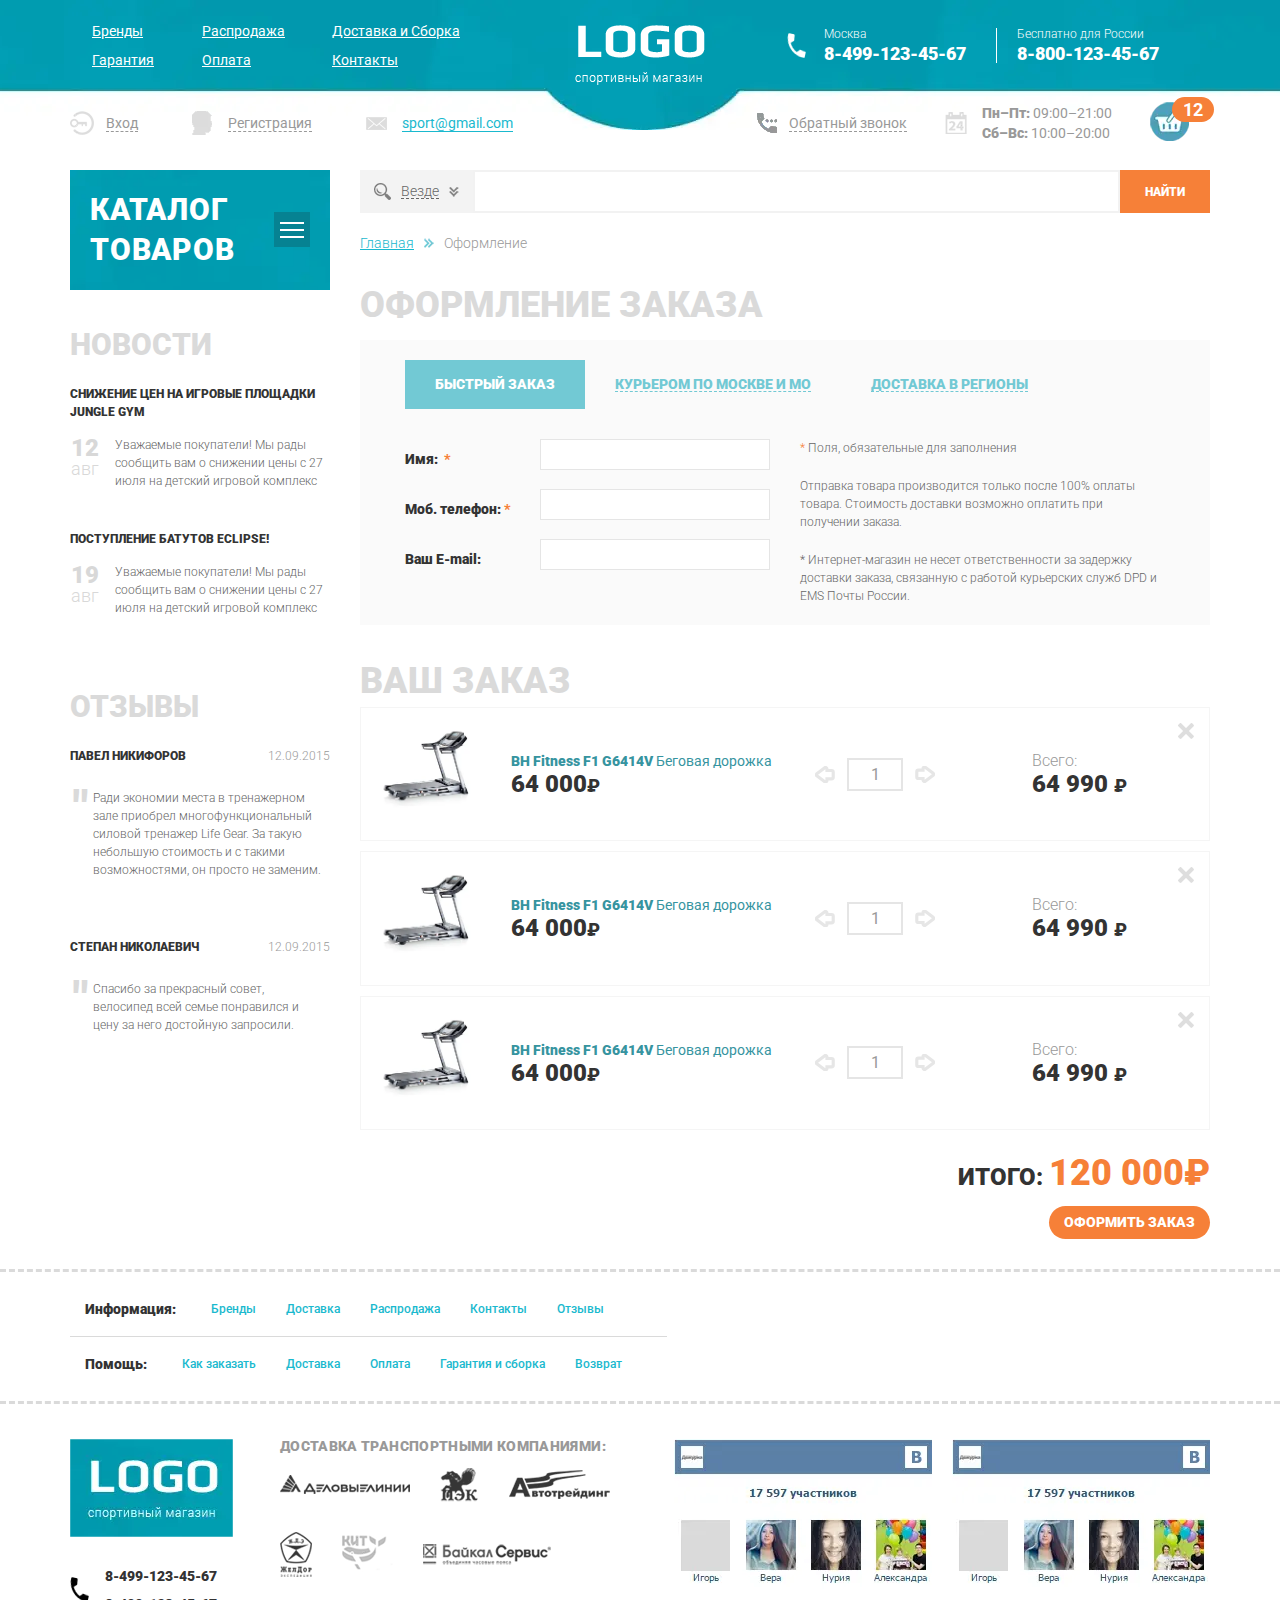
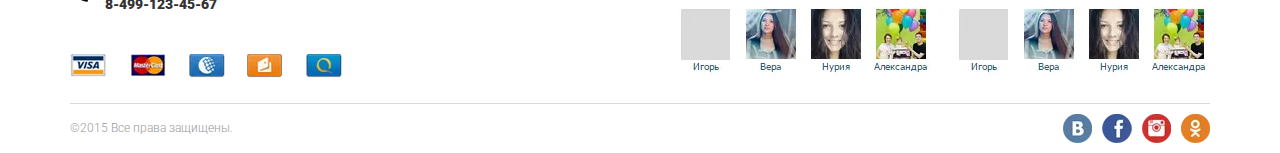
<file: checkout.html>
<!DOCTYPE html><html lang="ru"><head>	<title>Оформление</title>	<meta charset="UTF-8">	<meta name="format-detection" content="telephone=no">	<link rel="stylesheet" href="css/style.min.css">	<meta name="viewport" content="width=device-width, initial-scale=1.0"></head><body>	<div class="wrapper">		<header class="header">	<div class="header__top top-header">		<div class="top-header__content _container">			<div class="top-header__column">				<div class="top-header__menu">					<div class="menu__icon icon-menu">						<span></span>						<span></span>						<span></span>					</div>					<nav class="menu__body">						<ul class="menu__list">							<li><a href="#" class="menu__link">Бренды</a></li>							<li><a href="#" class="menu__link">Распродажа</a></li>							<li><a href="#" class="menu__link">Доставка и Сборка</a></li>						</ul>						<ul class="menu__list">							<li><a href="#" class="menu__link">Гарантия</a></li>							<li><a href="checkout.html" class="menu__link _goto">Оплата</a></li>							<li><a href="#" class="menu__link">Контакты</a></li>						</ul>					</nav>				</div>			</div>			<div class="top-header__column">				<a href="index.html" class="top-header__logo _goto"><picture><source srcset="img/icons/header/logo.webp" type="image/webp"><img src="img/icons/header/logo.png" alt=""></picture></a>			</div>			<div class="top-header__column">				<div class="top-header__contacts contacts-header">					<div class="contacts-header__column">						<div class="contacts-header__item contacts-header__item-icon">							<div class="contacts-header__label">Москва</div>							<a href="tel:84991234567" class="contacts-header__phone">8-499-123-45-67</a>						</div>					</div>					<div class="contacts-header__column">						<div class="contacts-header__item">							<div class="contacts-header__label">Бесплатно для России</div>							<a href="tel:88001234567" class="contacts-header__phone">8-800-123-45-67</a>						</div>					</div>				</div>			</div>		</div>	</div>	<div class="header__bottom bottom-header">		<div class="bottom-header__container _container">			<div class="bottom-header__column">				<ul data-da=".menu__body,640,0" class="bottom-header__actions actions-header">					<li>						<a href="#" class="actions-header__login"><span>Вход</span></a>					</li>					<li>						<a href="#" class="actions-header__reg"><span>Регистрация</span></a>					</li>					<li>						<a href="mailto:sport@gmail.com" class="actions-header__mail"><span>sport@gmail.com</span></a>					</li>				</ul>			</div>			<div data-da=".menu__body,640,3" class="bottom-header__column">				<div  class="bottom-header__info info-header">					<div  class="info-header__column">						<a href="#" class="info-header__callback"><span>Обратный звонок</span></a>					</div>					<div class="info-header__column">						<div class="info-header__schedule">							<p><span>Пн–Пт:</span> 09:00–21:00</p>							<p><span>Сб–Вс:</span> 10:00–20:00</p>						</div>					</div>					<div data-da=".contacts-header__column,640,2" class="info-header__column">						<a href="#" class="info-header__cart">							<span>12</span>						</a>					</div>				</div>			</div>		</div>	</div></header>		<main class="page">			<div class="page__container _container">				<aside class="page__side">					<nav class="page__menu menu-page">						<div class="menu-page__header">							<div class="menu-page__title">Каталог товаров</div>							<div class="menu-page__burger">								<div class="menu-page__lines">									<span></span>									<span></span>									<span></span>								</div>							</div>						</div>						<div class="menu-page__body">							<ul class="menu-page__list">								<li><a href="#" class="menu-page__link">Беговые дорожки </a></li>								<li class="menu-page__product">									<a href="#" class="menu-page__link">Эллиптические										тренажеры</a>									<div class="menu-page__submenu submenu-page">										<div class="submenu-page__item">											<ul class="submenu-page__menu">												<li><a href="#" class="submenu-page__link">Всепогодный</a></li>												<li><a href="#" class="submenu-page__link">Для помещений</a></li>												<li><a href="#" class="submenu-page__link">Профессиональный</a></li>												<li><a href="#" class="submenu-page__link">Профессиональный</a></li>											</ul>											<div class="submenu-page__product">												<div class="item-product">													<div class="item-product__labels">														<div class="item-product__label">Новинка</div>													</div>													<a href="" class="item-product__image">														<picture><source srcset="img/icons/menu/01.webp" type="image/webp"><img src="img/icons/menu/01.png" alt="Тенисный стол. Земельный."></picture>													</a>													<div class="item-product__body">														<a href="" class="item-product__title">Домашний теннисный стол															Donic Indoor Roller 800 Green														</a>														<div class="item-product__bottem">															<div class="item-product__old-price rub">																64 000															</div>															<a href="" class="item-product__add"></a>															<div class="item-product__price rub">64 000</div>														</div>													</div>												</div>											</div>										</div>									</div>								</li>								<li><a href="#" class="menu-page__link">Велотренажеры</a></li>								<li class="menu-page__product">									<a href="#" class="menu-page__link  ">Гребные										тренажеры</a>									<div class="menu-page__submenu submenu-page">										<div class="submenu-page__item">											<ul class="submenu-page__menu">												<li><a href="#" class="submenu-page__link">Всепогодный</a></li>												<li><a href="#" class="submenu-page__link">Для помещений</a></li>												<li><a href="#" class="submenu-page__link">Профессиональный</a></li>												<li><a href="#" class="submenu-page__link">Профессиональный</a></li>											</ul>											<div class="submenu-page__product">												<div class="item-product">													<div class="item-product__labels">													</div>													<a href="" class="item-product__image">														<picture><source srcset="img/icons/menu/01.webp" type="image/webp"><img src="img/icons/menu/01.png" alt="Тенисный стол. Земельный."></picture>													</a>													<div class="item-product__body">														<a href="" class="item-product__title">Домашний теннисный стол															Donic Indoor Roller 800 Green														</a>														<div class="item-product__bottem">															<div class="item-product__old-price rub">																64 000															</div>															<a href="" class="item-product__add"></a>															<div class="item-product__price rub">64 000</div>														</div>													</div>												</div>											</div>										</div>									</div>								</li>								<li><a href="#" class="menu-page__link">Вибромассажеры</a></li>								<li><a href="#" class="menu-page__link">Теннисные столы</a></li>								<li><a href="#" class="menu-page__link">Баскетбол</a></li>								<li class="menu-page__product">									<a href="#" class="menu-page__link  ">Массажные										кресла</a>									<div class="menu-page__submenu submenu-page">										<div class="submenu-page__item">											<ul class="submenu-page__menu">												<li><a href="#" class="submenu-page__link">Всепогодный</a></li>												<li><a href="#" class="submenu-page__link">Для помещений</a></li>												<li><a href="#" class="submenu-page__link">Профессиональный</a></li>												<li><a href="#" class="submenu-page__link">Профессиональный</a></li>											</ul>											<div class="submenu-page__product">												<div class="item-product">													<div class="item-product__labels">														<div class="item-product__label">Товар дня</div>													</div>													<a href="" class="item-product__image">														<picture><source srcset="img/icons/menu/01.webp" type="image/webp"><img src="img/icons/menu/01.png" alt="Тенисный стол. Земельный."></picture>													</a>													<div class="item-product__body">														<a href="" class="item-product__title">Домашний теннисный стол															Donic Indoor Roller 800 Green														</a>														<div class="item-product__bottem">															<div class="item-product__old-price rub">																64 000															</div>															<a href="" class="item-product__add"></a>															<div class="item-product__price rub">64 000</div>														</div>													</div>												</div>											</div>										</div>									</div>								</li>								<li><a href="#" class="menu-page__link">Массажные столы</a></li>								<li><a href="#" class="menu-page__link">Силовые тренажеры</a></li>								<li><a href="#" class="menu-page__link">Батуты</a></li>								<li class="menu-page__product">									<a href="#" class="menu-page__link ">Детские										городки</a>									<div class="menu-page__submenu submenu-page">										<div class="submenu-page__item">											<ul class="submenu-page__menu">												<li><a href="#" class="submenu-page__link">Всепогодный</a></li>												<li><a href="#" class="submenu-page__link">Для помещений</a></li>												<li><a href="#" class="submenu-page__link">Профессиональный</a></li>												<li><a href="#" class="submenu-page__link">Профессиональный</a></li>											</ul>											<div class="submenu-page__product">												<div class="item-product">													<div class="item-product__labels">														<div class="item-product__label">Товар дня</div>													</div>													<a href="" class="item-product__image">														<picture><source srcset="img/icons/menu/01.webp" type="image/webp"><img src="img/icons/menu/01.png" alt="Тенисный стол. Земельный."></picture>													</a>													<div class="item-product__body">														<a href="" class="item-product__title">Домашний теннисный стол															Donic Indoor Roller 800 Green														</a>														<div class="item-product__bottem">															<div class="item-product__old-price rub">																64 000															</div>															<a href="" class="item-product__add"></a>															<div class="item-product__price rub">64 000</div>														</div>													</div>												</div>											</div>										</div>									</div>								</li>								<li><a href="#" class="menu-page__link">Дачная мебель</a></li>								<li><a href="#" class="menu-page__link">Уличные спортивные комплексы</a></li>								<li class="menu-page__product">									<a href="#" class="menu-page__link  ">Аксессуары</a>									<div class="menu-page__submenu submenu-page">										<div class="submenu-page__item">											<ul class="submenu-page__menu">												<li><a href="#" class="submenu-page__link">Всепогодный</a></li>												<li><a href="#" class="submenu-page__link">Для помещений</a></li>												<li><a href="#" class="submenu-page__link">Профессиональный</a></li>												<li><a href="#" class="submenu-page__link">Профессиональный</a></li>											</ul>											<div class="submenu-page__product">												<div class="item-product">													<div class="item-product__labels">														<div class="item-product__label">Товар дня</div>													</div>													<a href="" class="item-product__image">														<picture><source srcset="img/icons/menu/01.webp" type="image/webp"><img src="img/icons/menu/01.png" alt="Тенисный стол. Земельный."></picture>													</a>													<div class="item-product__body">														<a href="" class="item-product__title">Домашний теннисный стол															Donic Indoor Roller 800 Green														</a>														<div class="item-product__bottem">															<div class="item-product__old-price rub">																64 000															</div>															<a href="" class="item-product__add"></a>															<div class="item-product__price rub">64 000</div>														</div>													</div>												</div>											</div>										</div>									</div>								</li>							</ul>						</div>						<!-- <div class="menu-page__submenu submenu-page">						</div> -->					</nav>					<div class="page__content-side" data-da=".page__content,992,last">						<div class="page__news-side news-side">							<a href="#" class="news-side__title side-title">Новости</a>							<div class="news-side__items">								<div class="news-side__item">									<a href="#" class="news-side__label">Снижение цен на игровые площадки Jungle Gym</a>									<div class="news-side__body">										<div class="news-side__data">											<span>12</span> авг										</div>										<div class="news-side__text">											Уважаемые покупатели!											Мы рады сообщить вам о снижении											цены с 27 июля на детский игровой											комплекс										</div>									</div>								</div>								<div class="news-side__item">									<a href="#" class="news-side__label">Поступление батутов Eclipse!</a>									<div class="news-side__body">										<div class="news-side__data">											<span>19</span> авг										</div>										<div class="news-side__text">											Уважаемые покупатели!											Мы рады сообщить вам о снижении											цены с 27 июля на детский игровой											комплекс										</div>									</div>								</div>							</div>						</div>						<div class="page__reviews-side reviews-side">							<a href="#" class="reviews-side__title side-title">Отзывы</a>							<div class="reviews-side__items">								<a href="#" class="reviews-side__item">									<div class="reviews-side__header">										<div class="reviews-side__user">Павел Никифоров</div>										<div class="reviews-side__data">12.09.2015</div>									</div>									<div class="reviews-side__body">										Ради экономии места в тренажерном										зале приобрел многофункциональный										силовой тренажер Life Gear. За такую										небольшую стоимость и с такими										возможностями, он просто не										заменим.									</div>								</a>								<a href="#" class="reviews-side__item">									<div class="reviews-side__header">										<div class="reviews-side__user">Степан Николаевич</div>										<div class="reviews-side__data">12.09.2015</div>									</div>									<div class="reviews-side__body">										Спасибо за прекрасный совет,										велосипед всей семье понравился										и цену за него достойную запросили.									</div>								</a>							</div>						</div>					</div>				</aside>				<div class="page__content">					<form action="#" class="page__search search-page">						<div class="search-page__select">							<div class="search-page__title"><span>Везде</span><span data-text="Выбрано:"									class="search-page__quantity"></span></div>							<div class="search-page__categories categories-search">								<div class="categories-search__row">									<div class="categories-search__column">										<ul class="categories-search__list">											<li>												<label class="categories-search__checkbox checkbox">													<input data-error="Ошибка" class="checkbox__input" type="checkbox" value="1"														name="form[]">													<span class="checkbox__text"><span>Беговые дорожки</span></span>												</label>											</li>											<li>												<label class="categories-search__checkbox checkbox">													<input data-error="Ошибка" class="checkbox__input" type="checkbox" value="1"														name="form[]">													<span class="checkbox__text"><span>Эллиптические тренажеры</span></span>												</label>											</li>											<li>												<label class="categories-search__checkbox checkbox">													<input data-error="Ошибка" class="checkbox__input" type="checkbox" value="1"														name="form[]">													<span class="checkbox__text"><span>Велотренажеры</span></span>												</label>											</li>											<li>												<label class="categories-search__checkbox checkbox">													<input data-error="Ошибка" class="checkbox__input" type="checkbox" value="1"														name="form[]">													<span class="checkbox__text"><span>Гребные тренажеры</span></span>												</label>											</li>											<li>												<label class="categories-search__checkbox checkbox">													<input data-error="Ошибка" class="checkbox__input" type="checkbox" value="1"														name="form[]">													<span class="checkbox__text"><span>Вибромассажеры</span></span>												</label>											</li>										</ul>									</div>									<div class="categories-search__column">										<ul class="categories-search__list">											<li>												<label class="categories-search__checkbox checkbox">													<input data-error="Ошибка" class="checkbox__input" type="checkbox" value="1"														name="form[]">													<span class="checkbox__text"><span>Беговые дорожки</span></span>												</label>											</li>											<li>												<label class="categories-search__checkbox checkbox">													<input data-error="Ошибка" class="checkbox__input" type="checkbox" value="1"														name="form[]">													<span class="checkbox__text"><span>Эллиптические тренажеры</span></span>												</label>											</li>											<li>												<label class="categories-search__checkbox checkbox">													<input data-error="Ошибка" class="checkbox__input" type="checkbox" value="1"														name="form[]">													<span class="checkbox__text"><span>Велотренажеры</span></span>												</label>											</li>											<li>												<label class="categories-search__checkbox checkbox">													<input data-error="Ошибка" class="checkbox__input" type="checkbox" value="1"														name="form[]">													<span class="checkbox__text"><span>Гребные тренажеры</span></span>												</label>											</li>											<li>												<label class="categories-search__checkbox checkbox">													<input data-error="Ошибка" class="checkbox__input" type="checkbox" value="1"														name="form[]">													<span class="checkbox__text"><span>Вибромассажеры</span></span>												</label>											</li>										</ul>									</div>									<div class="categories-search__column">										<ul class="categories-search__list">											<li>												<label class="categories-search__checkbox checkbox">													<input data-error="Ошибка" class="checkbox__input" type="checkbox" value="1"														name="form[]">													<span class="checkbox__text"><span>Беговые дорожки</span></span>												</label>											</li>											<li>												<label class="categories-search__checkbox checkbox">													<input data-error="Ошибка" class="checkbox__input" type="checkbox" value="1"														name="form[]">													<span class="checkbox__text"><span>Эллиптические тренажеры</span></span>												</label>											</li>											<li>												<label class="categories-search__checkbox checkbox">													<input data-error="Ошибка" class="checkbox__input" type="checkbox" value="1"														name="form[]">													<span class="checkbox__text"><span>Велотренажеры</span></span>												</label>											</li>											<li>												<label class="categories-search__checkbox checkbox">													<input data-error="Ошибка" class="checkbox__input" type="checkbox" value="1"														name="form[]">													<span class="checkbox__text"><span>Гребные тренажеры</span></span>												</label>											</li>											<li>												<label class="categories-search__checkbox checkbox">													<input data-error="Ошибка" class="checkbox__input" type="checkbox" value="1"														name="form[]">													<span class="checkbox__text"><span>Вибромассажеры</span></span>												</label>											</li>										</ul>									</div>								</div>							</div>						</div>						<div class="search-page__input">							<input autocomplete="off" type="text" name="form[]" data-error="Ошибка" data-value=""								class="input">						</div>						<button type="submit" class="search-page__btn btn">Найти</button>					</form>					<nav class="breadcrumbs">						<ul class="breadcrumbs__list">							<li>								<a href="" class="breadcrumbs__link">Главная</a>							</li>							<li>								<span class="breadcrumbs__item">Оформление</span>							</li>						</ul>					</nav>					<form action="#" class="checkout">						<div class="checkout__title">Оформление заказа</div>						<div class="checkout__content content-checkout _tabs">							<nav class="content-checkout__nav">								<div class="content-checkout__item _tabs-item _active"><span>Быстрый заказ</span></div>								<div class="content-checkout__item _tabs-item"><span>Курьером по москве и мо</span></div>								<div class="content-checkout__item _tabs-item"><span>Доставка в регионы</span></div>							</nav>							<div class="content-checkout__body">								<div class="content-checkout__block _tabs-block _active">									<div class="content-checkout__form form-checkout">										<div class="form-checkout__column">											<div class="form-checkout__line">												<div class="form-checkout__label">Имя:&nbsp; <span>*</span></div>												<div class="form-checkout__input">													<input autocomplete="off" type="text" name="form[]" data-error="Ошибка"														data-value="" class="input _req">												</div>											</div>											<div class="form-checkout__line">												<div class="form-checkout__label">Моб. телефон:&nbsp;<span>*</span></div>												<div class="form-checkout__input">													<input autocomplete="off" type="text" name="form[]" data-error="Ошибка"														data-value="" class="input _req">												</div>											</div>											<div class="form-checkout__line">												<div class="form-checkout__label">Ваш E-mail:&nbsp;</div>												<div class="form-checkout__input">													<input autocomplete="off" type="text" name="form[]" data-error="Ошибка"														data-value="" class="input _req">												</div>											</div>										</div>										<div class="form-checkout__column">											<div class="form-checkout__text">												<p><span>*</span> Поля, обязательные для заполнения</p>												<p>													Отправка товара производится только после 100% оплаты													товара. Стоимость доставки возможно оплатить при													получении заказа.												</p>												<p>													* Интернет-магазин не несет ответственности за задержку													доставки заказа, связанную с работой курьерских служб DPD													и EMS Почты России.												</p>											</div>										</div>									</div>								</div>								<div class="content-checkout__block _tabs-block">									<div class="content-checkout__form form-checkout">										<div class="form-checkout__column">											<div class="form-checkout__line">												<div class="form-checkout__label">Имя:&nbsp; <span>*</span></div>												<div class="form-checkout__input">													<input autocomplete="off" type="text" name="form[]" data-error="Ошибка"														data-value="" class="input _req">												</div>											</div>											<div class="form-checkout__line">												<div class="form-checkout__label">Моб. телефон:&nbsp;<span>*</span></div>												<div class="form-checkout__input">													<input autocomplete="off" type="text" name="form[]" data-error="Ошибка"														data-value="" class="input _req">												</div>											</div>											<div class="form-checkout__line">												<div class="form-checkout__label">Ваш E-mail:&nbsp;</div>												<div class="form-checkout__input">													<input autocomplete="off" type="text" name="form[]" data-error="Ошибка"														data-value="" class="input _req">												</div>											</div>											<div class="form-checkout__line">												<div class="form-checkout__label">Ваш E-mail:&nbsp;</div>												<div class="form-checkout__input">													<input autocomplete="off" type="text" name="form[]" data-error="Ошибка"														data-value="" class="input _req">												</div>											</div>											<div class="form-checkout__line">												<div class="form-checkout__label">Ваш E-mail:&nbsp;</div>												<div class="form-checkout__input">													<input autocomplete="off" type="text" name="form[]" data-error="Ошибка"														data-value="" class="input _req">												</div>											</div>											<div class="form-checkout__line">												<div class="form-checkout__label">Ваш E-mail:&nbsp;</div>												<div class="form-checkout__input">													<input autocomplete="off" type="text" name="form[]" data-error="Ошибка"														data-value="" class="input _req">												</div>											</div>										</div>										<div class="form-checkout__column">											<div class="form-checkout__text">												<p><span>*</span> Поля, обязательные для заполнения</p>												<p>													Отправка товара производится только после 100% оплаты													товара. Стоимость доставки возможно оплатить при													получении заказа.												</p>												<p>													* Интернет-магазин не несет ответственности за задержку													доставки заказа, связанную с работой курьерских служб DPD													и EMS Почты России.												</p>											</div>										</div>									</div>								</div>								<div class="content-checkout__block _tabs-block">									<div class="content-checkout__form form-checkout">										<div class="form-checkout__column">											<div class="form-checkout__line">												<div class="form-checkout__label">Имя:&nbsp; <span>*</span></div>												<div class="form-checkout__input">													<input autocomplete="off" type="text" name="form[]" data-error="Ошибка"														data-value="" class="input _req">												</div>											</div>											<div class="form-checkout__line">												<div class="form-checkout__label">Моб. телефон:&nbsp;<span>*</span></div>												<div class="form-checkout__input">													<input autocomplete="off" type="text" name="form[]" data-error="Ошибка"														data-value="" class="input _req">												</div>											</div>											<div class="form-checkout__line">												<div class="form-checkout__label">Ваш E-mail:&nbsp;</div>												<div class="form-checkout__input">													<input autocomplete="off" type="text" name="form[]" data-error="Ошибка"														data-value="" class="input _req">												</div>											</div>											<div class="form-checkout__line">												<div class="form-checkout__label">Имя:&nbsp; <span>*</span></div>												<div class="form-checkout__input">													<input autocomplete="off" type="text" name="form[]" data-error="Ошибка"														data-value="" class="input _req">												</div>											</div>											<div class="form-checkout__line">												<div class="form-checkout__label">Моб. телефон:&nbsp;<span>*</span></div>												<div class="form-checkout__input">													<input autocomplete="off" type="text" name="form[]" data-error="Ошибка"														data-value="" class="input _req">												</div>											</div>										</div>										<div class="form-checkout__column">											<div class="form-checkout__text">												<p><span>*</span> Поля, обязательные для заполнения</p>												<p>													Отправка товара производится только после 100% оплаты													товара. Стоимость доставки возможно оплатить при													получении заказа.												</p>												<p>													* Интернет-магазин не несет ответственности за задержку													доставки заказа, связанную с работой курьерских служб DPD													и EMS Почты России.												</p>											</div>										</div>									</div>								</div>							</div>						</div>						<div class="checkout__order order-checkout">							<div class="order-checkout__title">Ваш заказ</div>							<div class="order-checkout__items">								<div class="order-checkout__item item-order">									<div class="item-order__content">										<a href="" class="item-order__image">											<picture><source srcset="img/icons/products/01.webp" type="image/webp"><img src="img/icons/products/01.jpg" alt=""></picture>										</a>										<div class="item-order__body">											<a href="" class="item-order__title"><span>BH Fitness F1 G6414V </span>Беговая дорожка											</a>											<div class="item-order__price rub">64 000</div>										</div>									</div>									<div class="item-order__quantity">										<div class="quantity">											<div class="quantity__button quantity__button_minus"></div>											<div class="quantity__input">												<input autocomplete="off" type="text" name="form[]" value="1">											</div>											<div class="quantity__button quantity__button_plus"></div>										</div>									</div>									<div class="item-order__total">										<div class="item-order__label">Всего: </div>										<div class="item-order__price rub">64 990 </div>									</div>									<a href="" class="item-order__delete"></a>								</div>								<div class="order-checkout__item item-order">									<div class="item-order__content">										<a href="" class="item-order__image">											<picture><source srcset="img/icons/products/01.webp" type="image/webp"><img src="img/icons/products/01.jpg" alt=""></picture>										</a>										<div class="item-order__body">											<a href="" class="item-order__title"><span>BH Fitness F1 G6414V </span>Беговая дорожка											</a>											<div class="item-order__price rub">64 000</div>										</div>									</div>									<div class="item-order__quantity">										<div class="quantity">											<div class="quantity__button quantity__button_minus"></div>											<div class="quantity__input">												<input autocomplete="off" type="text" name="form[]" value="1">											</div>											<div class="quantity__button quantity__button_plus"></div>										</div>									</div>									<div class="item-order__total">										<div class="item-order__label">Всего: </div>										<div class="item-order__price rub">64 990 </div>									</div>									<a href="" class="item-order__delete"></a>								</div>								<div class="order-checkout__item item-order">									<div class="item-order__content">										<a href="" class="item-order__image">											<picture><source srcset="img/icons/products/01.webp" type="image/webp"><img src="img/icons/products/01.jpg" alt=""></picture>										</a>										<div class="item-order__body">											<a href="" class="item-order__title"><span>BH Fitness F1 G6414V </span>Беговая дорожка											</a>											<div class="item-order__price rub">64 000</div>										</div>									</div>									<div class="item-order__quantity">										<div class="quantity">											<div class="quantity__button quantity__button_minus"></div>											<div class="quantity__input">												<input autocomplete="off" type="text" name="form[]" value="1">											</div>											<div class="quantity__button quantity__button_plus"></div>										</div>									</div>									<div class="item-order__total">										<div class="item-order__label">Всего: </div>										<div class="item-order__price rub">64 990 </div>									</div>									<a href="" class="item-order__delete"></a>								</div>							</div>							<div class="order-checkout__footer">								<div class="order-checkout__total">									Итого: <span class="rub">120 000</span>								</div>								<button type="submit" class="order-checkout__btn">Оформить заказ</button>							</div>						</div>					</form>				</div>			</div>			<div class="page__info-menu info-menu">				<div class="info-menu__content _container">					<div class="info-menu__body">						<div class="info-menu__line">							<div class="info-menu__label">Информация:</div>							<ul class="info-menu__list">								<li><a href="" class="info-menu__link">Бренды</a></li>								<li><a href="" class="info-menu__link">Доставка</a></li>								<li><a href="" class="info-menu__link">Распродажа</a></li>								<li><a href="" class="info-menu__link">Контакты</a></li>								<li><a href="" class="info-menu__link">Отзывы</a></li>							</ul>						</div>						<div class="info-menu__line">							<div class="info-menu__label">Помощь:</div>							<ul class="info-menu__list">								<li><a href="" class="info-menu__link">Как заказать</a></li>								<li><a href="" class="info-menu__link">Доставка</a></li>								<li><a href="" class="info-menu__link">Оплата</a></li>								<li><a href="" class="info-menu__link">Гарантия и сборка</a></li>								<li><a href="" class="info-menu__link">Возврат</a></li>							</ul>						</div>					</div>				</div>			</div>		</main>		<footer class="footer">	<div class="footer__content _container">		<div class="footer__body">			<div class="footer__column">				<div class="footer__block block-footer">					<div class="block-footer__column">						<a href="" class="logo-footer">							<picture><source srcset="img/icons/footer/logo__footer.webp" type="image/webp"><img src="img/icons/footer/logo__footer.png" alt=""></picture>						</a>						<div class="block-footer__phones">							<p><a href="tel:84991234567" class="block-footer__phone">8-499-123-45-67</a></p>							<p><a href="tel:84991234567" class="block-footer__phone">8-499-123-45-67</a></p>						</div>					</div>					<div class="block-footer__column">						<div class="block-footer__delivery delivery-footer">							<div class="delivery-footer__title">Доставка транспортными компаниями:</div>							<div class="delivery-footer__items">								<div class="delivery-footer__item">									<picture><source srcset="img/icons/footer/03.webp" type="image/webp"><img src="img/icons/footer/03.png" alt=""></picture>								</div>								<div class="delivery-footer__item">									<picture><source srcset="img/icons/footer/04.webp" type="image/webp"><img src="img/icons/footer/04.png" alt=""></picture>								</div>								<div class="delivery-footer__item">									<picture><source srcset="img/icons/footer/05.webp" type="image/webp"><img src="img/icons/footer/05.png" alt=""></picture>								</div>								<div class="delivery-footer__item">									<picture><source srcset="img/icons/footer/06.webp" type="image/webp"><img src="img/icons/footer/06.png" alt=""></picture>								</div>								<div class="delivery-footer__item">									<picture><source srcset="img/icons/footer/07.webp" type="image/webp"><img src="img/icons/footer/07.png" alt=""></picture>								</div>								<div class="delivery-footer__item">									<picture><source srcset="img/icons/footer/08.webp" type="image/webp"><img src="img/icons/footer/08.png" alt=""></picture>								</div>							</div>						</div>					</div>				</div>				<div class="footer__payments">					<picture><source srcset="img/icons/footer/09.webp" type="image/webp"><img src="img/icons/footer/09.png" alt=""></picture>				</div>			</div>			<div class="footer__column">				<div class="footer__widgets widgets-footer">					<div class="widgets-footer__column">						<picture><source srcset="img/icons/mes/66.webp" type="image/webp"><img src="img/icons/mes/66.png" alt=""></picture>					</div>					<div class="widgets-footer__column">						<picture><source srcset="img/icons/mes/66.webp" type="image/webp"><img src="img/icons/mes/66.png" alt=""></picture>					</div>				</div>			</div>		</div>		<div class="footer__bottom">			<div class="footer__copy">©2015 Все права защищены.</div>			<div class="footer__social social-footer">				<a href="" class="social-footer__item">					<picture><source srcset="img/icons/mes/01.webp" type="image/webp"><img src="img/icons/mes/01.png" alt=""></picture>				</a>				<a href="" class="social-footer__item">					<picture><source srcset="img/icons/mes/02.webp" type="image/webp"><img src="img/icons/mes/02.png" alt=""></picture>				</a>				<a href="" class="social-footer__item">					<picture><source srcset="img/icons/mes/03.webp" type="image/webp"><img src="img/icons/mes/03.png" alt=""></picture>				</a>				<a href="" class="social-footer__item">					<picture><source srcset="img/icons/mes/04.webp" type="image/webp"><img src="img/icons/mes/04.png" alt=""></picture>				</a>			</div>		</div>	</div></footer>	</div>	<div class="popup">	<div class="popup__content">		<div class="popup__body">			<div class="popup__close"></div>		</div>	</div></div><div class="popup popup_video">	<div class="popup__content">		<div class="popup__body">			<div class="popup__close popup__close_video"></div>			<div class="popup__video _video"></div>		</div>	</div></div>	<!-- <script src="https://code.jquery.com/jquery-3.3.1.min.js"></script> --><script src="js/vendors.min.js"></script><script src="js/app.min.js"></script></body></html>
</file>
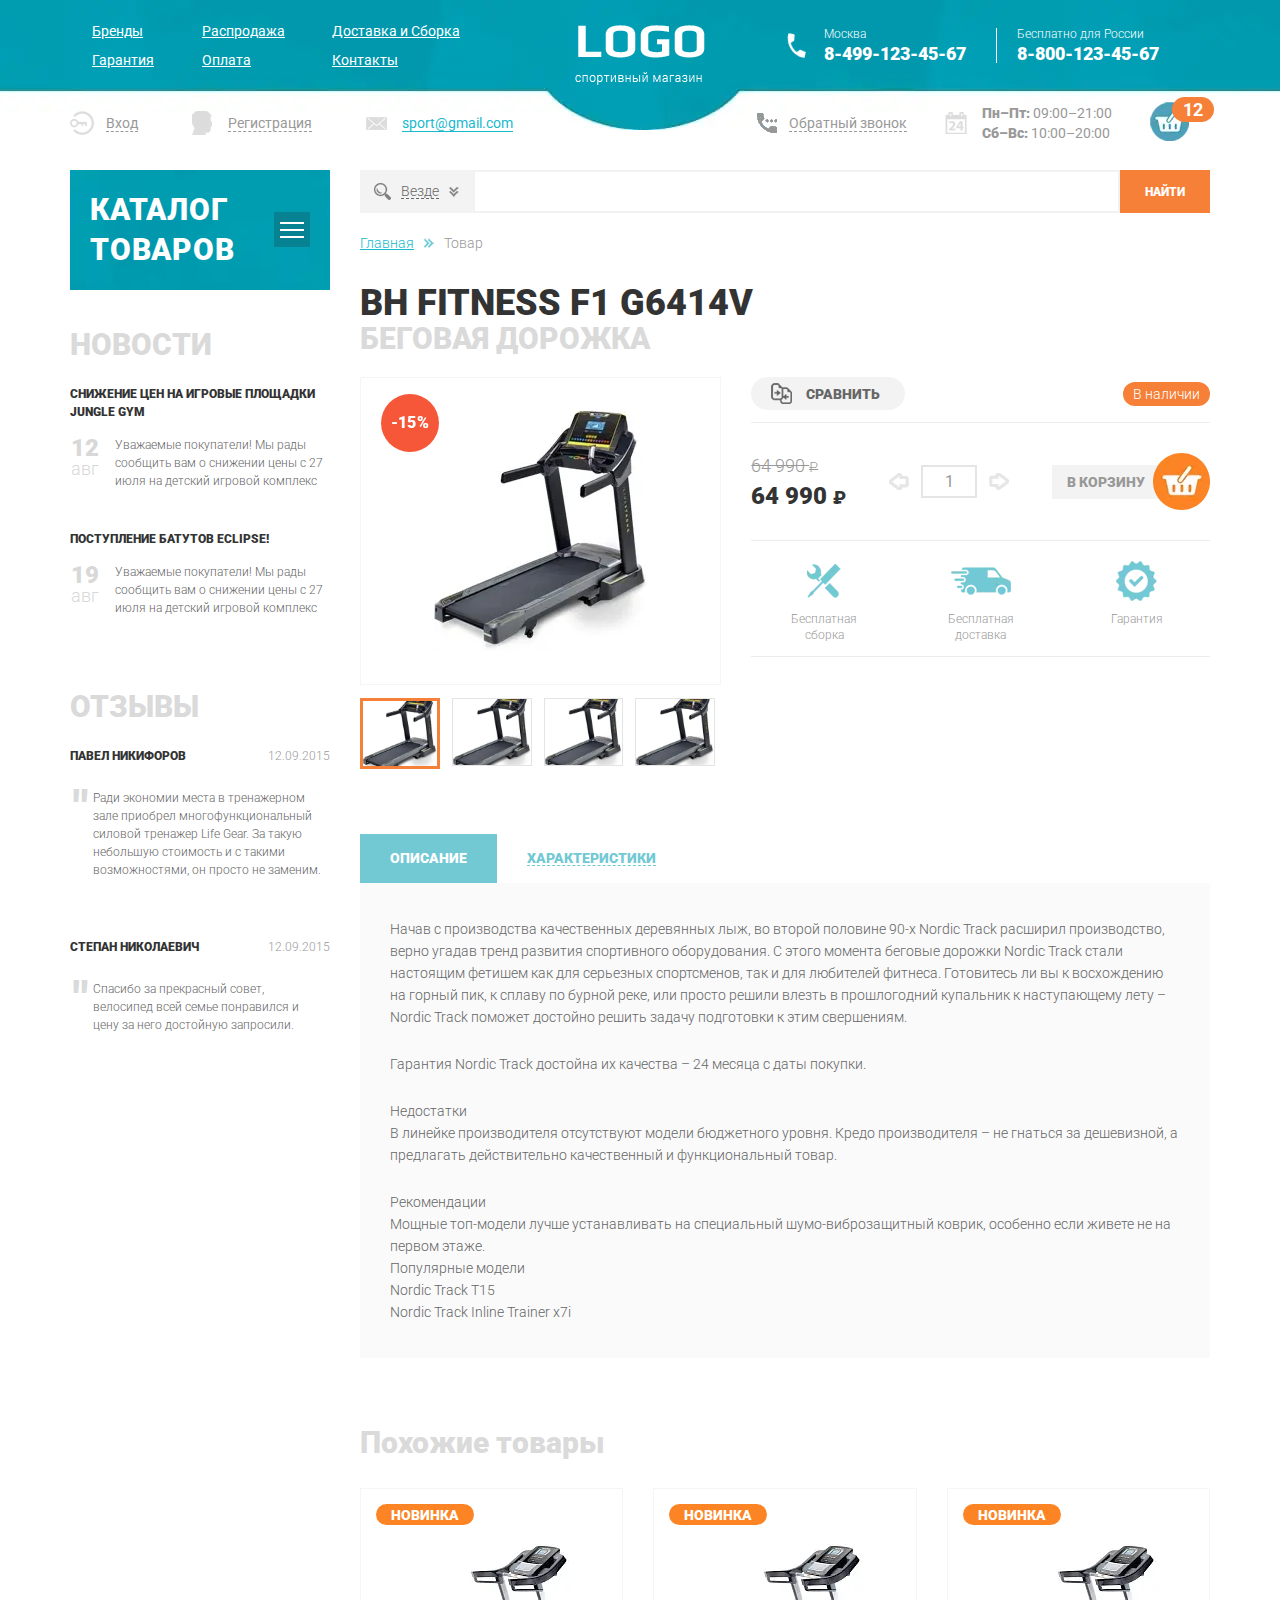
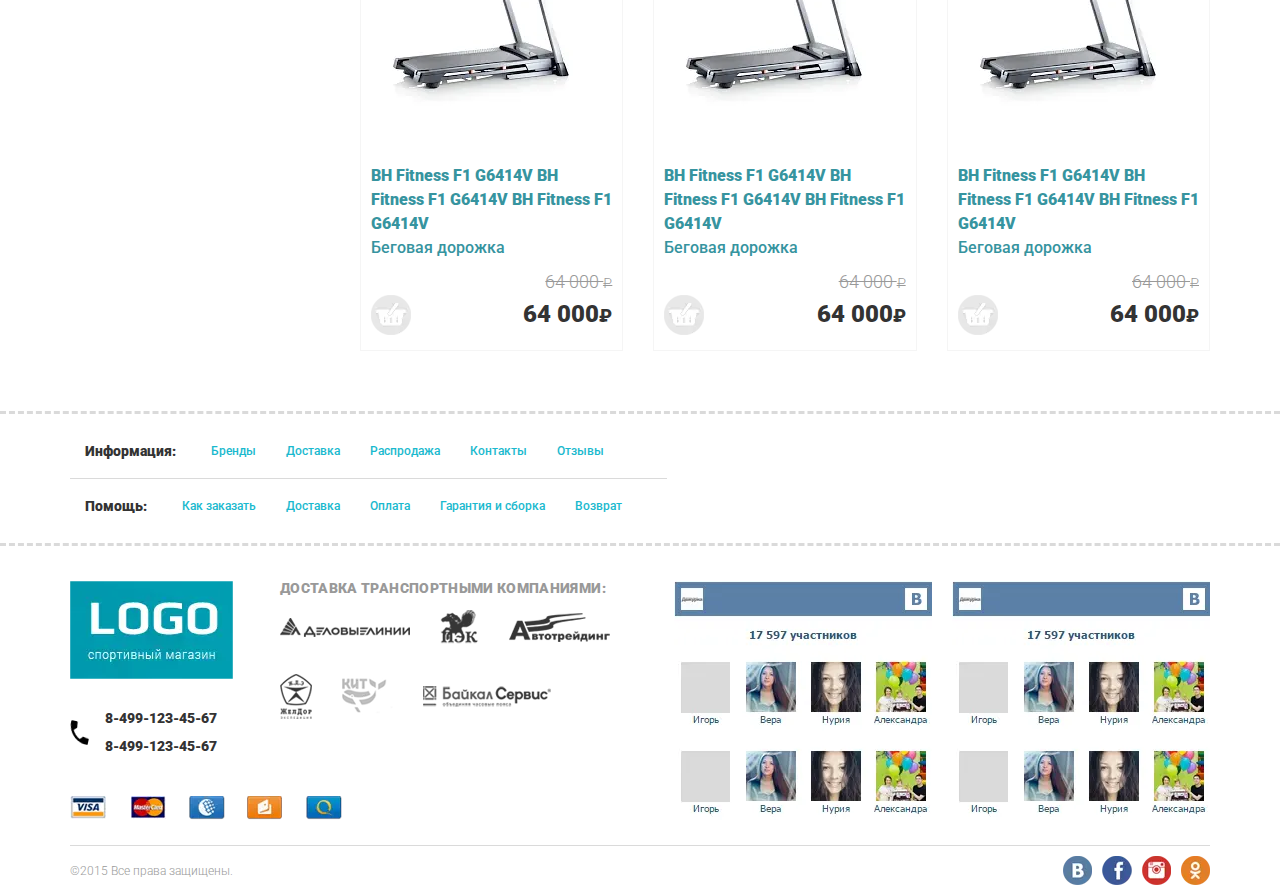
<file: product.html>
<!DOCTYPE html><html lang="ru"><head>	<title>Товар</title>	<meta charset="UTF-8">	<meta name="format-detection" content="telephone=no">	<link rel="stylesheet" href="css/style.min.css">	<meta name="viewport" content="width=device-width, initial-scale=1.0"></head><body>	<div class="wrapper">		<header class="header">	<div class="header__top top-header">		<div class="top-header__content _container">			<div class="top-header__column">				<div class="top-header__menu">					<div class="menu__icon icon-menu">						<span></span>						<span></span>						<span></span>					</div>					<nav class="menu__body">						<ul class="menu__list">							<li><a href="#" class="menu__link">Бренды</a></li>							<li><a href="#" class="menu__link">Распродажа</a></li>							<li><a href="#" class="menu__link">Доставка и Сборка</a></li>						</ul>						<ul class="menu__list">							<li><a href="#" class="menu__link">Гарантия</a></li>							<li><a href="checkout.html" class="menu__link _goto">Оплата</a></li>							<li><a href="#" class="menu__link">Контакты</a></li>						</ul>					</nav>				</div>			</div>			<div class="top-header__column">				<a href="index.html" class="top-header__logo _goto"><picture><source srcset="img/icons/header/logo.webp" type="image/webp"><img src="img/icons/header/logo.png" alt=""></picture></a>			</div>			<div class="top-header__column">				<div class="top-header__contacts contacts-header">					<div class="contacts-header__column">						<div class="contacts-header__item contacts-header__item-icon">							<div class="contacts-header__label">Москва</div>							<a href="tel:84991234567" class="contacts-header__phone">8-499-123-45-67</a>						</div>					</div>					<div class="contacts-header__column">						<div class="contacts-header__item">							<div class="contacts-header__label">Бесплатно для России</div>							<a href="tel:88001234567" class="contacts-header__phone">8-800-123-45-67</a>						</div>					</div>				</div>			</div>		</div>	</div>	<div class="header__bottom bottom-header">		<div class="bottom-header__container _container">			<div class="bottom-header__column">				<ul data-da=".menu__body,640,0" class="bottom-header__actions actions-header">					<li>						<a href="#" class="actions-header__login"><span>Вход</span></a>					</li>					<li>						<a href="#" class="actions-header__reg"><span>Регистрация</span></a>					</li>					<li>						<a href="mailto:sport@gmail.com" class="actions-header__mail"><span>sport@gmail.com</span></a>					</li>				</ul>			</div>			<div data-da=".menu__body,640,3" class="bottom-header__column">				<div  class="bottom-header__info info-header">					<div  class="info-header__column">						<a href="#" class="info-header__callback"><span>Обратный звонок</span></a>					</div>					<div class="info-header__column">						<div class="info-header__schedule">							<p><span>Пн–Пт:</span> 09:00–21:00</p>							<p><span>Сб–Вс:</span> 10:00–20:00</p>						</div>					</div>					<div data-da=".contacts-header__column,640,2" class="info-header__column">						<a href="#" class="info-header__cart">							<span>12</span>						</a>					</div>				</div>			</div>		</div>	</div></header>		<main class="page">			<div class="page__container _container">				<aside class="page__side">					<nav class="page__menu menu-page">						<div class="menu-page__header">							<div class="menu-page__title">Каталог товаров</div>							<div class="menu-page__burger">								<div class="menu-page__lines">									<span></span>									<span></span>									<span></span>								</div>							</div>						</div>						<div class="menu-page__body">							<ul class="menu-page__list">								<li><a href="#" class="menu-page__link">Беговые дорожки </a></li>								<li class="menu-page__product">									<a href="#" class="menu-page__link">Эллиптические										тренажеры</a>									<div class="menu-page__submenu submenu-page">										<div class="submenu-page__item">											<ul class="submenu-page__menu">												<li><a href="#" class="submenu-page__link">Всепогодный</a></li>												<li><a href="#" class="submenu-page__link">Для помещений</a></li>												<li><a href="#" class="submenu-page__link">Профессиональный</a></li>												<li><a href="#" class="submenu-page__link">Профессиональный</a></li>											</ul>											<div class="submenu-page__product">												<div class="item-product">													<div class="item-product__labels">														<div class="item-product__label">Новинка</div>													</div>													<a href="" class="item-product__image">														<picture><source srcset="img/icons/menu/01.webp" type="image/webp"><img src="img/icons/menu/01.png" alt="Тенисный стол. Земельный."></picture>													</a>													<div class="item-product__body">														<a href="" class="item-product__title">Домашний теннисный стол															Donic Indoor Roller 800 Green														</a>														<div class="item-product__bottem">															<div class="item-product__old-price rub">																64 000															</div>															<a href="" class="item-product__add"></a>															<div class="item-product__price rub">64 000</div>														</div>													</div>												</div>											</div>										</div>									</div>								</li>								<li><a href="#" class="menu-page__link">Велотренажеры</a></li>								<li class="menu-page__product">									<a href="#" class="menu-page__link  ">Гребные										тренажеры</a>									<div class="menu-page__submenu submenu-page">										<div class="submenu-page__item">											<ul class="submenu-page__menu">												<li><a href="#" class="submenu-page__link">Всепогодный</a></li>												<li><a href="#" class="submenu-page__link">Для помещений</a></li>												<li><a href="#" class="submenu-page__link">Профессиональный</a></li>												<li><a href="#" class="submenu-page__link">Профессиональный</a></li>											</ul>											<div class="submenu-page__product">												<div class="item-product">													<div class="item-product__labels">													</div>													<a href="" class="item-product__image">														<picture><source srcset="img/icons/menu/01.webp" type="image/webp"><img src="img/icons/menu/01.png" alt="Тенисный стол. Земельный."></picture>													</a>													<div class="item-product__body">														<a href="" class="item-product__title">Домашний теннисный стол															Donic Indoor Roller 800 Green														</a>														<div class="item-product__bottem">															<div class="item-product__old-price rub">																64 000															</div>															<a href="" class="item-product__add"></a>															<div class="item-product__price rub">64 000</div>														</div>													</div>												</div>											</div>										</div>									</div>								</li>								<li><a href="#" class="menu-page__link">Вибромассажеры</a></li>								<li><a href="#" class="menu-page__link">Теннисные столы</a></li>								<li><a href="#" class="menu-page__link">Баскетбол</a></li>								<li class="menu-page__product">									<a href="#" class="menu-page__link  ">Массажные										кресла</a>									<div class="menu-page__submenu submenu-page">										<div class="submenu-page__item">											<ul class="submenu-page__menu">												<li><a href="#" class="submenu-page__link">Всепогодный</a></li>												<li><a href="#" class="submenu-page__link">Для помещений</a></li>												<li><a href="#" class="submenu-page__link">Профессиональный</a></li>												<li><a href="#" class="submenu-page__link">Профессиональный</a></li>											</ul>											<div class="submenu-page__product">												<div class="item-product">													<div class="item-product__labels">														<div class="item-product__label">Товар дня</div>													</div>													<a href="" class="item-product__image">														<picture><source srcset="img/icons/menu/01.webp" type="image/webp"><img src="img/icons/menu/01.png" alt="Тенисный стол. Земельный."></picture>													</a>													<div class="item-product__body">														<a href="" class="item-product__title">Домашний теннисный стол															Donic Indoor Roller 800 Green														</a>														<div class="item-product__bottem">															<div class="item-product__old-price rub">																64 000															</div>															<a href="" class="item-product__add"></a>															<div class="item-product__price rub">64 000</div>														</div>													</div>												</div>											</div>										</div>									</div>								</li>								<li><a href="#" class="menu-page__link">Массажные столы</a></li>								<li><a href="#" class="menu-page__link">Силовые тренажеры</a></li>								<li><a href="#" class="menu-page__link">Батуты</a></li>								<li class="menu-page__product">									<a href="#" class="menu-page__link ">Детские										городки</a>									<div class="menu-page__submenu submenu-page">										<div class="submenu-page__item">											<ul class="submenu-page__menu">												<li><a href="#" class="submenu-page__link">Всепогодный</a></li>												<li><a href="#" class="submenu-page__link">Для помещений</a></li>												<li><a href="#" class="submenu-page__link">Профессиональный</a></li>												<li><a href="#" class="submenu-page__link">Профессиональный</a></li>											</ul>											<div class="submenu-page__product">												<div class="item-product">													<div class="item-product__labels">														<div class="item-product__label">Товар дня</div>													</div>													<a href="" class="item-product__image">														<picture><source srcset="img/icons/menu/01.webp" type="image/webp"><img src="img/icons/menu/01.png" alt="Тенисный стол. Земельный."></picture>													</a>													<div class="item-product__body">														<a href="" class="item-product__title">Домашний теннисный стол															Donic Indoor Roller 800 Green														</a>														<div class="item-product__bottem">															<div class="item-product__old-price rub">																64 000															</div>															<a href="" class="item-product__add"></a>															<div class="item-product__price rub">64 000</div>														</div>													</div>												</div>											</div>										</div>									</div>								</li>								<li><a href="#" class="menu-page__link">Дачная мебель</a></li>								<li><a href="#" class="menu-page__link">Уличные спортивные комплексы</a></li>								<li class="menu-page__product">									<a href="#" class="menu-page__link  ">Аксессуары</a>									<div class="menu-page__submenu submenu-page">										<div class="submenu-page__item">											<ul class="submenu-page__menu">												<li><a href="#" class="submenu-page__link">Всепогодный</a></li>												<li><a href="#" class="submenu-page__link">Для помещений</a></li>												<li><a href="#" class="submenu-page__link">Профессиональный</a></li>												<li><a href="#" class="submenu-page__link">Профессиональный</a></li>											</ul>											<div class="submenu-page__product">												<div class="item-product">													<div class="item-product__labels">														<div class="item-product__label">Товар дня</div>													</div>													<a href="" class="item-product__image">														<picture><source srcset="img/icons/menu/01.webp" type="image/webp"><img src="img/icons/menu/01.png" alt="Тенисный стол. Земельный."></picture>													</a>													<div class="item-product__body">														<a href="" class="item-product__title">Домашний теннисный стол															Donic Indoor Roller 800 Green														</a>														<div class="item-product__bottem">															<div class="item-product__old-price rub">																64 000															</div>															<a href="" class="item-product__add"></a>															<div class="item-product__price rub">64 000</div>														</div>													</div>												</div>											</div>										</div>									</div>								</li>							</ul>						</div>						<!-- <div class="menu-page__submenu submenu-page">						</div> -->					</nav>					<div class="page__content-side" data-da=".page__content,992,last">						<div class="page__news-side news-side">							<a href="#" class="news-side__title side-title">Новости</a>							<div class="news-side__items">								<div class="news-side__item">									<a href="#" class="news-side__label">Снижение цен на игровые площадки Jungle Gym</a>									<div class="news-side__body">										<div class="news-side__data">											<span>12</span> авг										</div>										<div class="news-side__text">											Уважаемые покупатели!											Мы рады сообщить вам о снижении											цены с 27 июля на детский игровой											комплекс										</div>									</div>								</div>								<div class="news-side__item">									<a href="#" class="news-side__label">Поступление батутов Eclipse!</a>									<div class="news-side__body">										<div class="news-side__data">											<span>19</span> авг										</div>										<div class="news-side__text">											Уважаемые покупатели!											Мы рады сообщить вам о снижении											цены с 27 июля на детский игровой											комплекс										</div>									</div>								</div>							</div>						</div>						<div class="page__reviews-side reviews-side">							<a href="#" class="reviews-side__title side-title">Отзывы</a>							<div class="reviews-side__items">								<a href="#" class="reviews-side__item">									<div class="reviews-side__header">										<div class="reviews-side__user">Павел Никифоров</div>										<div class="reviews-side__data">12.09.2015</div>									</div>									<div class="reviews-side__body">										Ради экономии места в тренажерном										зале приобрел многофункциональный										силовой тренажер Life Gear. За такую										небольшую стоимость и с такими										возможностями, он просто не										заменим.									</div>								</a>								<a href="#" class="reviews-side__item">									<div class="reviews-side__header">										<div class="reviews-side__user">Степан Николаевич</div>										<div class="reviews-side__data">12.09.2015</div>									</div>									<div class="reviews-side__body">										Спасибо за прекрасный совет,										велосипед всей семье понравился										и цену за него достойную запросили.									</div>								</a>							</div>						</div>					</div>				</aside>				<div class="page__content">					<form action="#" class="page__search search-page">						<div class="search-page__select">							<div class="search-page__title"><span>Везде</span><span data-text="Выбрано:"									class="search-page__quantity"></span></div>							<div class="search-page__categories categories-search">								<div class="categories-search__row">									<div class="categories-search__column">										<ul class="categories-search__list">											<li>												<label class="categories-search__checkbox checkbox">													<input data-error="Ошибка" class="checkbox__input" type="checkbox" value="1"														name="form[]">													<span class="checkbox__text"><span>Беговые дорожки</span></span>												</label>											</li>											<li>												<label class="categories-search__checkbox checkbox">													<input data-error="Ошибка" class="checkbox__input" type="checkbox" value="1"														name="form[]">													<span class="checkbox__text"><span>Эллиптические тренажеры</span></span>												</label>											</li>											<li>												<label class="categories-search__checkbox checkbox">													<input data-error="Ошибка" class="checkbox__input" type="checkbox" value="1"														name="form[]">													<span class="checkbox__text"><span>Велотренажеры</span></span>												</label>											</li>											<li>												<label class="categories-search__checkbox checkbox">													<input data-error="Ошибка" class="checkbox__input" type="checkbox" value="1"														name="form[]">													<span class="checkbox__text"><span>Гребные тренажеры</span></span>												</label>											</li>											<li>												<label class="categories-search__checkbox checkbox">													<input data-error="Ошибка" class="checkbox__input" type="checkbox" value="1"														name="form[]">													<span class="checkbox__text"><span>Вибромассажеры</span></span>												</label>											</li>										</ul>									</div>									<div class="categories-search__column">										<ul class="categories-search__list">											<li>												<label class="categories-search__checkbox checkbox">													<input data-error="Ошибка" class="checkbox__input" type="checkbox" value="1"														name="form[]">													<span class="checkbox__text"><span>Беговые дорожки</span></span>												</label>											</li>											<li>												<label class="categories-search__checkbox checkbox">													<input data-error="Ошибка" class="checkbox__input" type="checkbox" value="1"														name="form[]">													<span class="checkbox__text"><span>Эллиптические тренажеры</span></span>												</label>											</li>											<li>												<label class="categories-search__checkbox checkbox">													<input data-error="Ошибка" class="checkbox__input" type="checkbox" value="1"														name="form[]">													<span class="checkbox__text"><span>Велотренажеры</span></span>												</label>											</li>											<li>												<label class="categories-search__checkbox checkbox">													<input data-error="Ошибка" class="checkbox__input" type="checkbox" value="1"														name="form[]">													<span class="checkbox__text"><span>Гребные тренажеры</span></span>												</label>											</li>											<li>												<label class="categories-search__checkbox checkbox">													<input data-error="Ошибка" class="checkbox__input" type="checkbox" value="1"														name="form[]">													<span class="checkbox__text"><span>Вибромассажеры</span></span>												</label>											</li>										</ul>									</div>									<div class="categories-search__column">										<ul class="categories-search__list">											<li>												<label class="categories-search__checkbox checkbox">													<input data-error="Ошибка" class="checkbox__input" type="checkbox" value="1"														name="form[]">													<span class="checkbox__text"><span>Беговые дорожки</span></span>												</label>											</li>											<li>												<label class="categories-search__checkbox checkbox">													<input data-error="Ошибка" class="checkbox__input" type="checkbox" value="1"														name="form[]">													<span class="checkbox__text"><span>Эллиптические тренажеры</span></span>												</label>											</li>											<li>												<label class="categories-search__checkbox checkbox">													<input data-error="Ошибка" class="checkbox__input" type="checkbox" value="1"														name="form[]">													<span class="checkbox__text"><span>Велотренажеры</span></span>												</label>											</li>											<li>												<label class="categories-search__checkbox checkbox">													<input data-error="Ошибка" class="checkbox__input" type="checkbox" value="1"														name="form[]">													<span class="checkbox__text"><span>Гребные тренажеры</span></span>												</label>											</li>											<li>												<label class="categories-search__checkbox checkbox">													<input data-error="Ошибка" class="checkbox__input" type="checkbox" value="1"														name="form[]">													<span class="checkbox__text"><span>Вибромассажеры</span></span>												</label>											</li>										</ul>									</div>								</div>							</div>						</div>						<div class="search-page__input">							<input autocomplete="off" type="text" name="form[]" data-error="Ошибка" data-value=""								class="input">						</div>						<button type="submit" class="search-page__btn btn">Найти</button>					</form>					<nav class="breadcrumbs">						<ul class="breadcrumbs__list">							<li>								<a href="" class="breadcrumbs__link">Главная</a>							</li>							<li>								<span class="breadcrumbs__item">Товар</span>							</li>						</ul>					</nav>					<div class="product">						<div class="product__title">BH Fitness F1 G6414V							<span>Беговая дорожка </span>						</div>						<div class="product__content">							<div class="product__images images-product">								<div class="images-product__mainslider _swiper">									<a href="" class="images-product__mainslide ">										<div class="images-product__sale">-15%</div>										<div class="images-product__image"><picture><source srcset="img/icons/product/01.webp" type="image/webp"><img src="img/icons/product/01.jpg" alt=""></picture></div>									</a>									<a href="" class="images-product__mainslide ">										<div class="images-product__image"><picture><source srcset="img/icons/product/01.webp" type="image/webp"><img src="img/icons/product/01.jpg" alt=""></picture></div>									</a>									<a href="" class="images-product__mainslide ">										<div class="images-product__sale">-15%</div>										<div class="images-product__image"><picture><source srcset="img/icons/product/01.webp" type="image/webp"><img src="img/icons/product/01.jpg" alt=""></picture></div>									</a>									<a href="" class="images-product__mainslide ">										<div class="images-product__sale">-15%</div>										<div class="images-product__image"><picture><source srcset="img/icons/product/01.webp" type="image/webp"><img src="img/icons/product/01.jpg" alt=""></picture></div>									</a>									<a href="" class="images-product__mainslide ">										<div class="images-product__sale">-15%</div>										<div class="images-product__image"><picture><source srcset="img/icons/product/01.webp" type="image/webp"><img src="img/icons/product/01.jpg" alt=""></picture></div>									</a>								</div>								<div class="images-product__subslider _swiper">									<div class="images-product__subslide">										<div class="images-product__subimage _ibg">											<picture><source srcset="img/icons/product/01.webp" type="image/webp"><img src="img/icons/product/01.jpg" alt=""></picture>										</div>									</div>									<div class="images-product__subslide">										<div class="images-product__subimage _ibg">											<picture><source srcset="img/icons/product/01.webp" type="image/webp"><img src="img/icons/product/01.jpg" alt=""></picture>										</div>									</div>									<div class="images-product__subslide">										<div class="images-product__subimage _ibg">											<picture><source srcset="img/icons/product/01.webp" type="image/webp"><img src="img/icons/product/01.jpg" alt=""></picture>										</div>									</div>									<div class="images-product__subslide">										<div class="images-product__subimage _ibg">											<picture><source srcset="img/icons/product/01.webp" type="image/webp"><img src="img/icons/product/01.jpg" alt=""></picture>										</div>									</div>									<div class="images-product__subslide">										<div class="images-product__subimage _ibg">											<picture><source srcset="img/icons/product/01.webp" type="image/webp"><img src="img/icons/product/01.jpg" alt=""></picture>										</div>									</div>								</div>							</div>							<div class="product__body body-product">								<div class="body-product__top">									<a href="" class="body-product__compare"><span>Сравнить</span></a>									<div class="body-product__stock">В наличии</div>								</div>								<div class="body-product__actions actions-product">									<div class="actions-product__row">										<div class="actions-product__column">											<div class="actions-product__price actions-product__price_old rub">64 990 </div>											<div class="actions-product__price rub">64 990 </div>										</div>										<div class="actions-product__column">											<div class="actions-product__quantity">												<div class="quantity">													<div class="quantity__button quantity__button_minus"></div>													<div class="quantity__input">														<input autocomplete="off" type="text" name="form[]" value="1">													</div>													<div class="quantity__button quantity__button_plus"></div>												</div>											</div>										</div>										<div class="actions-product__column">											<a href="" class="actions-product__cart">												<span>В корзину</span>											</a>										</div>									</div>								</div>								<div class="body-product__include include-product">									<div class="include-product__title"></div>									<div class="include-product__items">										<div class="include-product__item">											<div class="include-product__icon">												<picture><source srcset="img/icons/product/06.webp" type="image/webp"><img src="img/icons/product/06.png" alt=""></picture>											</div>											<div class="include-product__text">Бесплатная												сборка</div>										</div>										<div class="include-product__item">											<div class="include-product__icon">												<picture><source srcset="img/icons/product/07.webp" type="image/webp"><img src="img/icons/product/07.png" alt=""></picture>											</div>											<div class="include-product__text">Бесплатная												доставка</div>										</div>										<div class="include-product__item">											<div class="include-product__icon">												<picture><source srcset="img/icons/product/09.webp" type="image/webp"><img src="img/icons/product/09.png" alt=""></picture>											</div>											<div class="include-product__text">Гарантия</div>										</div>									</div>								</div>							</div>						</div>						<div class="product__info info-product _tabs">							<div class="info-product__nav">								<div class="info-product__item _tabs-item _active"><span>Описание</span></div>								<div class="info-product__item _tabs-item"><span>Характеристики</span>								</div>							</div>							<div class="info-product__boby">								<div class="info-product__block _tabs-block _active">									<p>										Начав с производства качественных деревянных лыж, во второй половине 90-х Nordic Track										расширил производство,										верно угадав тренд развития спортивного оборудования. С этого момента беговые дорожки										Nordic										Track стали										настоящим фетишем как для серьезных спортсменов, так и для любителей фитнеса. Готовитесь										ли										вы к восхождению										на горный пик, к сплаву по бурной реке, или просто решили влезть в прошлогодний купальник										к										наступающему лету –										Nordic Track поможет достойно решить задачу подготовки к этим свершениям.									</p>									<p>Гарантия Nordic Track достойна их качества – 24 месяца с даты покупки.</p>									<p>										Недостатки <br>										В линейке производителя отсутствуют модели бюджетного уровня. Кредо производителя – не										гнаться за дешевизной, а										предлагать действительно качественный и функциональный товар.									</p>									<p>										Рекомендации<br>										Мощные топ-модели лучше устанавливать на специальный шумо-виброзащитный коврик, особенно										если										живете не на										первом этаже.<br>										Популярные модели<br>										Nordic Track T15<br>										Nordic Track Inline Trainer x7i<br>									</p>								</div>								<div class="info-product__block _tabs-block">									<table class="info-product__table">										<tr>											<td>												<div class="info-product__label">Использование</div>											</td>											<td>												<div class="info-product__value">Полупрофессиональное</div>											</td>										</tr>										<tr>											<td>												<div class="info-product__label">Тип беговой дорожки</div>											</td>											<td>												<div class="info-product__value">Электрическая</div>											</td>										</tr>										<tr>											<td>												<div class="info-product__label">Использование</div>											</td>											<td>												<div class="info-product__value">Макс. вес пользователя (кг)</div>											</td>										</tr>										<tr>											<td>												<div class="info-product__label">Использование</div>											</td>											<td>												<div class="info-product__value">Полупрофессиональное</div>											</td>										</tr>										<tr>											<td>												<div class="info-product__label">Тип беговой дорожки</div>											</td>											<td>												<div class="info-product__value">Электрическая</div>											</td>										</tr>										<tr>											<td>												<div class="info-product__label">Использование</div>											</td>											<td>												<div class="info-product__value">Макс. вес пользователя (кг)</div>											</td>										</tr>										<tr>											<td>												<div class="info-product__label">Использование</div>											</td>											<td>												<div class="info-product__value">Полупрофессиональное</div>											</td>										</tr>										<tr>											<td>												<div class="info-product__label">Тип беговой дорожки</div>											</td>											<td>												<div class="info-product__value">Электрическая</div>											</td>										</tr>										<tr>											<td>												<div class="info-product__label">Использование</div>											</td>											<td>												<div class="info-product__value">Макс. вес пользователя (кг)</div>											</td>										</tr>										<tr>											<td>												<div class="info-product__label">Использование</div>											</td>											<td>												<div class="info-product__value">Полупрофессиональное</div>											</td>										</tr>										<tr>											<td>												<div class="info-product__label">Тип беговой дорожки</div>											</td>											<td>												<div class="info-product__value">Электрическая</div>											</td>										</tr>										<tr>											<td>												<div class="info-product__label">Использование</div>											</td>											<td>												<div class="info-product__value">Макс. вес пользователя (кг)</div>											</td>										</tr>									</table>								</div>							</div>						</div>						<div class="product__same same-products">							<div class="same-products__title">Похожие товары</div>							<div class="same-products__items items-products">								<div class="items-products__column">									<div class="item-product">										<div class="item-product__labels">											<div class="item-product__label">Новинка</div>										</div>										<a href="" class="item-product__image">											<picture><source srcset="img/icons/products/01.webp" type="image/webp"><img src="img/icons/products/01.jpg" alt="Беговая дорожка"></picture>										</a>										<div class="item-product__body">											<a href="" class="item-product__title">												<span>BH Fitness F1 G6414V BH Fitness F1 G6414V BH Fitness F1 G6414V</span>												Беговая дорожка											</a>											<div class="item-product__bottem">												<div class="item-product__old-price rub">													64 000												</div>												<a href="" class="item-product__add"></a>												<div class="item-product__price rub">64 000</div>											</div>										</div>										<div class="item-product__hover hover-item-product">											<a href="" class="hover-item-product__title">												<span>BH Fitness F1 G6414V</span>												Беговая дорожка											</a>											<div class="hover-item-product__options options-item-product">												<div class="options-item-product__item">													<div class="options-item-product__label">Тип беговой дорожки:</div>													<div class="options-item-product__value">Электрическая</div>												</div>												<div class="options-item-product__item">													<div class="options-item-product__label">Скорость движения (км/ч):</div>													<div class="options-item-product__value">22</div>												</div>												<div class="options-item-product__item">													<div class="options-item-product__label">Складывание:</div>													<div class="options-item-product__value">Есть</div>												</div>											</div>											<!-- <a href="#" class="hover-item-product__cart"></a> -->											<a href="" class="hover-item-product__compare"><span>Сравнить</span></a>											<div class="hover-item-product__footer">												<div class="hover-item-product__old-price rub">													64 000												</div>												<!-- <a href="" class="hover-item-product__stock">в наличии</a> -->												<a href="#" class="hover-item-product__cart hover-item-product__cart_catalog"></a>												<div class="hover-item-product__price rub">64 000</div>											</div>										</div>									</div>								</div>								<div class="items-products__column">									<div class="item-product">										<div class="item-product__labels">											<div class="item-product__label">Новинка</div>										</div>										<a href="" class="item-product__image">											<picture><source srcset="img/icons/products/01.webp" type="image/webp"><img src="img/icons/products/01.jpg" alt="Беговая дорожка"></picture>										</a>										<div class="item-product__body">											<a href="" class="item-product__title">												<span>BH Fitness F1 G6414V BH Fitness F1 G6414V BH Fitness F1 G6414V</span>												Беговая дорожка											</a>											<div class="item-product__bottem">												<div class="item-product__old-price rub">													64 000												</div>												<a href="" class="item-product__add"></a>												<div class="item-product__price rub">64 000</div>											</div>										</div>										<div class="item-product__hover hover-item-product">											<a href="" class="hover-item-product__title">												<span>BH Fitness F1 G6414V</span>												Беговая дорожка											</a>											<div class="hover-item-product__options options-item-product">												<div class="options-item-product__item">													<div class="options-item-product__label">Тип беговой дорожки:</div>													<div class="options-item-product__value">Электрическая</div>												</div>												<div class="options-item-product__item">													<div class="options-item-product__label">Скорость движения (км/ч):</div>													<div class="options-item-product__value">22</div>												</div>												<div class="options-item-product__item">													<div class="options-item-product__label">Складывание:</div>													<div class="options-item-product__value">Есть</div>												</div>											</div>											<!-- <a href="#" class="hover-item-product__cart"></a> -->											<a href="" class="hover-item-product__compare"><span>Сравнить</span></a>											<div class="hover-item-product__footer">												<div class="hover-item-product__old-price rub">													64 000												</div>												<!-- <a href="" class="hover-item-product__stock">в наличии</a> -->												<a href="#" class="hover-item-product__cart hover-item-product__cart_catalog"></a>												<div class="hover-item-product__price rub">64 000</div>											</div>										</div>									</div>								</div>								<div class="items-products__column">									<div class="item-product">										<div class="item-product__labels">											<div class="item-product__label">Новинка</div>										</div>										<a href="" class="item-product__image">											<picture><source srcset="img/icons/products/01.webp" type="image/webp"><img src="img/icons/products/01.jpg" alt="Беговая дорожка"></picture>										</a>										<div class="item-product__body">											<a href="" class="item-product__title">												<span>BH Fitness F1 G6414V BH Fitness F1 G6414V BH Fitness F1 G6414V</span>												Беговая дорожка											</a>											<div class="item-product__bottem">												<div class="item-product__old-price rub">													64 000												</div>												<a href="" class="item-product__add"></a>												<div class="item-product__price rub">64 000</div>											</div>										</div>										<div class="item-product__hover hover-item-product">											<a href="" class="hover-item-product__title">												<span>BH Fitness F1 G6414V</span>												Беговая дорожка											</a>											<div class="hover-item-product__options options-item-product">												<div class="options-item-product__item">													<div class="options-item-product__label">Тип беговой дорожки:</div>													<div class="options-item-product__value">Электрическая</div>												</div>												<div class="options-item-product__item">													<div class="options-item-product__label">Скорость движения (км/ч):</div>													<div class="options-item-product__value">22</div>												</div>												<div class="options-item-product__item">													<div class="options-item-product__label">Складывание:</div>													<div class="options-item-product__value">Есть</div>												</div>											</div>											<!-- <a href="#" class="hover-item-product__cart"></a> -->											<a href="" class="hover-item-product__compare"><span>Сравнить</span></a>											<div class="hover-item-product__footer">												<div class="hover-item-product__old-price rub">													64 000												</div>												<!-- <a href="" class="hover-item-product__stock">в наличии</a> -->												<a href="#" class="hover-item-product__cart hover-item-product__cart_catalog"></a>												<div class="hover-item-product__price rub">64 000</div>											</div>										</div>									</div>								</div>							</div>						</div>					</div>				</div>			</div>			<div class="page__info-menu info-menu">				<div class="info-menu__content _container">					<div class="info-menu__body">						<div class="info-menu__line">							<div class="info-menu__label">Информация:</div>							<ul class="info-menu__list">								<li><a href="" class="info-menu__link">Бренды</a></li>								<li><a href="" class="info-menu__link">Доставка</a></li>								<li><a href="" class="info-menu__link">Распродажа</a></li>								<li><a href="" class="info-menu__link">Контакты</a></li>								<li><a href="" class="info-menu__link">Отзывы</a></li>							</ul>						</div>						<div class="info-menu__line">							<div class="info-menu__label">Помощь:</div>							<ul class="info-menu__list">								<li><a href="" class="info-menu__link">Как заказать</a></li>								<li><a href="" class="info-menu__link">Доставка</a></li>								<li><a href="" class="info-menu__link">Оплата</a></li>								<li><a href="" class="info-menu__link">Гарантия и сборка</a></li>								<li><a href="" class="info-menu__link">Возврат</a></li>							</ul>						</div>					</div>				</div>			</div>		</main>		<footer class="footer">	<div class="footer__content _container">		<div class="footer__body">			<div class="footer__column">				<div class="footer__block block-footer">					<div class="block-footer__column">						<a href="" class="logo-footer">							<picture><source srcset="img/icons/footer/logo__footer.webp" type="image/webp"><img src="img/icons/footer/logo__footer.png" alt=""></picture>						</a>						<div class="block-footer__phones">							<p><a href="tel:84991234567" class="block-footer__phone">8-499-123-45-67</a></p>							<p><a href="tel:84991234567" class="block-footer__phone">8-499-123-45-67</a></p>						</div>					</div>					<div class="block-footer__column">						<div class="block-footer__delivery delivery-footer">							<div class="delivery-footer__title">Доставка транспортными компаниями:</div>							<div class="delivery-footer__items">								<div class="delivery-footer__item">									<picture><source srcset="img/icons/footer/03.webp" type="image/webp"><img src="img/icons/footer/03.png" alt=""></picture>								</div>								<div class="delivery-footer__item">									<picture><source srcset="img/icons/footer/04.webp" type="image/webp"><img src="img/icons/footer/04.png" alt=""></picture>								</div>								<div class="delivery-footer__item">									<picture><source srcset="img/icons/footer/05.webp" type="image/webp"><img src="img/icons/footer/05.png" alt=""></picture>								</div>								<div class="delivery-footer__item">									<picture><source srcset="img/icons/footer/06.webp" type="image/webp"><img src="img/icons/footer/06.png" alt=""></picture>								</div>								<div class="delivery-footer__item">									<picture><source srcset="img/icons/footer/07.webp" type="image/webp"><img src="img/icons/footer/07.png" alt=""></picture>								</div>								<div class="delivery-footer__item">									<picture><source srcset="img/icons/footer/08.webp" type="image/webp"><img src="img/icons/footer/08.png" alt=""></picture>								</div>							</div>						</div>					</div>				</div>				<div class="footer__payments">					<picture><source srcset="img/icons/footer/09.webp" type="image/webp"><img src="img/icons/footer/09.png" alt=""></picture>				</div>			</div>			<div class="footer__column">				<div class="footer__widgets widgets-footer">					<div class="widgets-footer__column">						<picture><source srcset="img/icons/mes/66.webp" type="image/webp"><img src="img/icons/mes/66.png" alt=""></picture>					</div>					<div class="widgets-footer__column">						<picture><source srcset="img/icons/mes/66.webp" type="image/webp"><img src="img/icons/mes/66.png" alt=""></picture>					</div>				</div>			</div>		</div>		<div class="footer__bottom">			<div class="footer__copy">©2015 Все права защищены.</div>			<div class="footer__social social-footer">				<a href="" class="social-footer__item">					<picture><source srcset="img/icons/mes/01.webp" type="image/webp"><img src="img/icons/mes/01.png" alt=""></picture>				</a>				<a href="" class="social-footer__item">					<picture><source srcset="img/icons/mes/02.webp" type="image/webp"><img src="img/icons/mes/02.png" alt=""></picture>				</a>				<a href="" class="social-footer__item">					<picture><source srcset="img/icons/mes/03.webp" type="image/webp"><img src="img/icons/mes/03.png" alt=""></picture>				</a>				<a href="" class="social-footer__item">					<picture><source srcset="img/icons/mes/04.webp" type="image/webp"><img src="img/icons/mes/04.png" alt=""></picture>				</a>			</div>		</div>	</div></footer>	</div>	<div class="popup">	<div class="popup__content">		<div class="popup__body">			<div class="popup__close"></div>		</div>	</div></div><div class="popup popup_video">	<div class="popup__content">		<div class="popup__body">			<div class="popup__close popup__close_video"></div>			<div class="popup__video _video"></div>		</div>	</div></div>	<!-- <script src="https://code.jquery.com/jquery-3.3.1.min.js"></script> --><script src="js/vendors.min.js"></script><script src="js/app.min.js"></script></body></html>
</file>
<file: css/style.min.css>
@charset "UTF-8";@import url(https://fonts.googleapis.com/css?family=Roboto:,300,300italic,regular,italic,500,500italic,700,700italic,900,900italic&display=swap&subset=cyrillic-ext);*{padding:0;margin:0;border:0}*,:after,:before{-webkit-box-sizing:border-box;box-sizing:border-box}:active,:focus{outline:0}a:active,a:focus{outline:0}aside,footer,header,nav,section{display:block}body,html{height:100%;min-width:320px}body{line-height:1;font-family:Roboto;-ms-text-size-adjust:100%;-moz-text-size-adjust:100%;-webkit-text-size-adjust:100%}button,input,textarea{font-family:Roboto}input::-ms-clear{display:none}button{cursor:pointer}button::-moz-focus-inner{padding:0;border:0}a,a:visited{text-decoration:none}a:hover{text-decoration:none}ul li{list-style:none}img{vertical-align:top}h1,h2,h3,h4,h5,h6{font-weight:inherit;font-size:inherit}body{color:#000;font-size:14px}body._lock{overflow:hidden}.wrapper{width:100%;min-height:100%;overflow:hidden;display:-webkit-box;display:-ms-flexbox;display:flex;-webkit-box-orient:vertical;-webkit-box-direction:normal;-ms-flex-direction:column;flex-direction:column}._container{max-width:1180px;margin:0 auto;padding:0 20px}.btn{display:-webkit-inline-box;display:-ms-inline-flexbox;display:inline-flex;padding:0 25px;-webkit-box-pack:center;-ms-flex-pack:center;justify-content:center;-webkit-box-align:center;-ms-flex-align:center;align-items:center;height:43px;background-color:#f68038;-webkit-transition:all .3s ease 0s;-o-transition:all .3s ease 0s;transition:all .3s ease 0s;color:#fff;font-size:12px;font-weight:900;line-height:18px;text-transform:uppercase}.btn_grey{background-color:#e6e6e6;color:#666}.btn._fw{width:100%}.select{position:relative}.select__item{position:relative;min-width:166px}.select__title{color:#000;background-color:#fff;cursor:pointer}.select__value{color:#0097ac;display:-webkit-box;display:-ms-flexbox;display:flex;font-size:14px;height:30px;padding:0 15px;-webkit-box-align:center;-ms-flex-align:center;align-items:center;-webkit-box-pack:justify;-ms-flex-pack:justify;justify-content:space-between;-webkit-box-orient:horizontal;-webkit-box-direction:reverse;-ms-flex-direction:row-reverse;flex-direction:row-reverse}.select__value span{height:1em;overflow:hidden;display:-webkit-box;-webkit-line-clamp:1;-webkit-box-orient:vertical}._no-webp .select__value:before{background:url(../img/icons/catalog/13.png) center/100% no-repeat}.select__value:before{content:"";display:inline-block;-webkit-transition:all .3s ease 0s;-o-transition:all .3s ease 0s;transition:all .3s ease 0s;margin:0 0 0 5px;width:11px;height:7px}.select__input{width:100%;background-color:transparent;height:100%}.select__options{color:#000;display:none;position:absolute;top:29px;min-width:100%;left:0;background-color:#fff;border-top:0;border-top:0;font-size:14px;padding:10px 0 5px 0;-webkit-box-shadow:0 0 8px rgba(0,0,0,.2);box-shadow:0 0 8px rgba(0,0,0,.2)}.select__option{cursor:pointer;padding:5px 15px;margin:0}.select_show .select__item{min-width:0;border:2px solid #f3f3f3}.select_show .select__value{color:#999;font-weight:900}.select._active{z-index:5}.select._active .select__value:before{-webkit-transform:rotate(-180deg);-ms-transform:rotate(-180deg);transform:rotate(-180deg)}.select._active .select__options{display:block}input[type=email],input[type=tel],input[type=text],textarea{-webkit-appearance:none;-moz-appearance:none;appearance:none}.input{border-radius:0!important;width:100%;display:block;padding:0 20px}.input._error{border:1px solid red}textarea.input{resize:none;padding:0 0}.checkbox{position:relative}.checkbox__input{position:absolute;width:0;height:0;opacity:0;visibility:hidden}.checkbox__input:checked+.checkbox__text:before{border:2px solid #009aaf}.checkbox__input:checked+.checkbox__text::after{content:"";position:absolute;left:3px;top:3px;width:9px;height:9px;background-color:#53b5de}.checkbox__text{display:-webkit-inline-box;display:-ms-inline-flexbox;display:inline-flex;-webkit-box-align:center;-ms-flex-align:center;align-items:center;position:relative;font-size:12px;color:#666;letter-spacing:-.3px;line-height:calc(15 / 12);cursor:pointer}.checkbox__text:before{content:"";-ms-flex-item-align:start;align-self:flex-start;margin:0 14px 0 0;-webkit-box-flex:0;-ms-flex:0 0 15px;flex:0 0 15px;left:0;top:0;width:15px;height:15px;background:#fff;border:2px solid #dadada}.checkbox a{color:#fff;text-decoration:underline}.checkbox._error .checkbox__text:before{border:1px solid #ee1212}.options{display:-webkit-box;display:-ms-flexbox;display:flex;-webkit-box-orient:vertical;-webkit-box-direction:normal;-ms-flex-direction:column;flex-direction:column;-webkit-box-align:start;-ms-flex-align:start;align-items:flex-start}.options__item{position:relative;cursor:pointer}.options__input{position:absolute;width:0;height:0;opacity:0;left:0;top:0;visibility:hidden}.options__input:checked+.options__text:after{-webkit-transform:scale(1);-ms-transform:scale(1);transform:scale(1)}.options__text{display:-webkit-inline-box;display:-ms-inline-flexbox;display:inline-flex;-webkit-box-align:center;-ms-flex-align:center;align-items:center;position:relative;font-size:16px;color:#fff;letter-spacing:-.3px;line-height:calc(20 / 16)}.options__text:before{content:"";-ms-flex-item-align:start;align-self:flex-start;margin:0 14px 0 0;-webkit-box-flex:0;-ms-flex:0 0 20px;flex:0 0 20px;left:0;top:0;border-radius:50%;width:20px;height:18px;background:#fff;border:1px solid #a7a9ac}.options__text:after{content:"";-webkit-transition:all .3s ease 0s;-o-transition:all .3s ease 0s;transition:all .3s ease 0s;-webkit-transform:scale(0);-ms-transform:scale(0);transform:scale(0);width:10px;height:10px;border-radius:50%;background-color:#77243a;position:absolute;left:5px;top:4px}.rating-block{display:table;font-size:0}.rating{display:inline-block;position:relative;vertical-align:middle}.rating.edit .star{cursor:pointer}.rating .star{width:17px;height:14px;display:inline-block;position:relative;z-index:3}.rating__line{position:absolute;width:85px;height:14px;top:0;left:0;background:url(../img/icons/bg_rating.svg) 0 0 no-repeat;z-index:1;background-size:85px 100%}.rating__activeline{position:absolute;width:0;height:14px;top:0;left:0;background:url(../img/icons/bg_rating_active.svg) 0 0 no-repeat;z-index:2;background-size:85px 100%}.rating__value{display:inline-block;color:#1b3139;font-size:14px;line-height:13px;vertical-align:middle}.quantity{width:120px;height:33px;display:-webkit-box;display:-ms-flexbox;display:flex;-webkit-box-align:center;-ms-flex-align:center;align-items:center}.quantity__button{-webkit-box-flex:0;-ms-flex:0 0 20px;flex:0 0 20px;position:relative;cursor:pointer;background:url(../img/icons/product/12.svg) 0 0/100% no-repeat;width:20px;height:17px}.quantity__button_plus{-webkit-transform:rotate(180deg);-ms-transform:rotate(180deg);transform:rotate(180deg)}.quantity__button_plus:hover{background:url(../img/icons/product/13.svg) 0 0/100% no-repeat;-webkit-transform:rotate(0);-ms-transform:rotate(0);transform:rotate(0)}.quantity__button_minus:hover{background:url(../img/icons/product/13.svg) 0 0/100% no-repeat;-webkit-transform:rotate(180deg);-ms-transform:rotate(180deg);transform:rotate(180deg)}.quantity__input{-webkit-box-flex:1;-ms-flex:1 1 auto;flex:1 1 auto;padding:0 12px}.quantity__input input{height:100%;color:#999;border:2px solid #e5e5e5;height:33px;font-size:16px;width:100%;text-align:center}._no-webp ._arrow{background:url(../img/icons/products/03.png) 0 0 no-repeat}._arrow{width:33px;height:30px;cursor:pointer}._arrow_prev{-webkit-transform:rotate(-180deg);-ms-transform:rotate(-180deg);transform:rotate(-180deg)}.row:after{display:block;content:"";clear:both}.rub:after{content:"₽"}ol.counter{list-style-type:none;counter-reset:item}ol.counter li{position:relative;padding:0 0 0 45px}ol.counter li:before{counter-increment:item;content:counter(item);position:absolute;left:0;top:0;color:#818181;font-size:14px;font-weight:700;text-align:center;line-height:26px;border-radius:50%;width:28px;height:28px;border:1px solid #4274bb}.ellipsis{display:block;overflow:hidden;width:100%;white-space:nowrap;-o-text-overflow:ellipsis;text-overflow:ellipsis}.es{overflow:hidden;white-space:nowrap;-o-text-overflow:ellipsis;text-overflow:ellipsis}.table{display:table;font-size:0;width:100%}.trow{display:table-row}.cell{display:table-cell}.cell.full{width:100%}._ibg{position:relative}._ibg img{position:absolute;width:100%;height:100%;top:0;left:0;-o-object-fit:cover;object-fit:cover}body.ie ._ibg{background-position:center;background-size:cover;background-repeat:no-repeat}body.ie ._ibg img{width:0;height:0;opacity:0;visibility:hidden}.video{position:relative;overflow:hidden;height:0;padding-bottom:56.25%}.video embed,.video iframe,.video object,.video video{position:absolute;top:0;left:0;width:100%;height:100%}.videobg embed,.videobg iframe,.videobg object,.videobg video{position:fixed;top:50%;left:50%;min-width:100%;min-height:100%;width:auto;height:auto;z-index:-100;-webkit-transform:translateX(-50%) translateY(-50%);-ms-transform:translateX(-50%) translateY(-50%);transform:translateX(-50%) translateY(-50%);background-size:cover}.moretext{overflow:hidden}.moretext__more{cursor:pointer}.moretext__more span{font-style:normal}.moretext__more span:first-child{display:block}.moretext__more span:last-child{display:none}.moretext__more.active span{font-style:normal}.moretext__more.active span:first-child{display:none}.moretext__more.active span:last-child{display:block}#map{background:url(../img/icons/loading.gif) center/50px no-repeat}._swiper{overflow:hidden}._swiper .swiper-wrapper{width:100%;height:100%;-webkit-box-sizing:content-box;box-sizing:content-box;display:-webkit-box;display:-ms-flexbox;display:flex;position:relative}._swiper.swiper-container-vertical .swiper-wrapper{-webkit-box-orient:vertical;-webkit-box-direction:normal;-ms-flex-direction:column;flex-direction:column}._swiper.swiper-container-autoheight .swiper-wrapper{-webkit-box-align:start;-ms-flex-align:start;align-items:flex-start}.swiper-container-initialized .swiper-slide{-ms-flex-negative:0;flex-shrink:0}.swiper-container-android .swiper-slide,.swiper-container-android .swiper-wrapper{-webkit-transform:translate3d(0,0,0);transform:translate3d(0,0,0)}.swiper-button-lock{display:none!important}.slick-slider{position:relative}.slick-slider .slick-list,.slick-slider .slick-track{-webkit-transform:translate3d(0,0,0);-ms-transform:translate3d(0,0,0);transform:translate3d(0,0,0)}.slick-slider .slick-list{position:relative;overflow:hidden;width:100%}.slick-slider .slick-track{position:relative;width:100%;display:-webkit-box;display:-ms-flexbox;display:flex}.slick-slider .slick-slide{position:relative}.tab__item{display:none}.tab__item.active{display:block}._tabs-block{display:none}._tabs-block._active{display:block}.mirror{-webkit-transform:scale(-1,1);-ms-transform:scale(-1,1);transform:scale(-1,1)}.nicescroll-rails{z-index:1000!important}.gm-style-iw-t{opacity:0}.baloon{opacity:1;right:-7px!important;bottom:80px!important}.baloon button{display:none!important}.baloon:after{display:none!important}.baloon-style{display:none}.baloon-content.gm-style-iw{opacity:1;border-radius:0!important;max-width:300px!important;padding:0!important;left:0!important;width:100%!important;overflow:visible!important}.baloon-content.gm-style-iw>.gm-style-iw-d{overflow:hidden!important;max-width:none!important}.baloon-content.gm-style-iw:after{display:none!important}.baloon-close{top:18px!important}._custom-scroll{position:fixed;right:0;top:0;width:3px;height:100%;z-index:1000}._custom-scroll__line{background-color:rgba(0,0,0,.5);border-radius:3px 0 0 3px;position:relative;left:0;top:0;width:100%}.pagging{display:-webkit-box;display:-ms-flexbox;display:flex;-webkit-box-align:center;-ms-flex-align:center;align-items:center;-webkit-box-pack:center;-ms-flex-pack:center;justify-content:center}._no-webp .pagging__arrow{background:url(../img/icons/catalog/14.png) 0 0/100% no-repeat}.pagging__arrow{width:30px;height:25px;cursor:pointer}._no-webp .pagging__arrow:first-child:hover{background:url(../img/icons/catalog/15.png) 0 0/100% no-repeat}.pagging__arrow:first-child:hover{-webkit-transform:rotate(180deg);-ms-transform:rotate(180deg);transform:rotate(180deg)}.pagging__arrow:last-child{-webkit-transform:rotate(-180deg);-ms-transform:rotate(-180deg);transform:rotate(-180deg)}._no-webp .pagging__arrow:last-child:hover{background:url(../img/icons/catalog/15.png) 0 0/100% no-repeat}.pagging__arrow:last-child:hover{-webkit-transform:rotate(0);-ms-transform:rotate(0);transform:rotate(0)}.pagging__list{margin:0 35px;display:-webkit-box;display:-ms-flexbox;display:flex}.pagging__item{width:33px;height:33px;display:-webkit-box;display:-ms-flexbox;display:flex;-webkit-box-pack:center;-ms-flex-pack:center;justify-content:center;-webkit-box-align:center;-ms-flex-align:center;align-items:center;border-radius:50%;color:#333;font-size:18px;font-weight:900;line-height:24px}.pagging__item._active{background-color:#fd8424;color:#fff}/*! nouislider - 14.6.0 - 6/27/2020 */.noUi-target,.noUi-target *{-webkit-touch-callout:none;-webkit-tap-highlight-color:transparent;-webkit-user-select:none;-ms-touch-action:none;touch-action:none;-ms-user-select:none;-moz-user-select:none;user-select:none;-webkit-box-sizing:border-box;box-sizing:border-box}.noUi-target{position:relative}.noUi-base,.noUi-connects{width:100%;height:100%;position:relative;z-index:1}.noUi-connects{overflow:hidden;z-index:0}.noUi-connect,.noUi-origin{will-change:transform;position:absolute;z-index:1;top:0;right:0;-ms-transform-origin:0 0;-webkit-transform-origin:0 0;-webkit-transform-style:preserve-3d;transform-origin:0 0;-webkit-transform-style:flat;transform-style:flat}.noUi-connect{height:100%;width:100%}.noUi-origin{height:10%;width:10%}.noUi-txt-dir-rtl.noUi-horizontal .noUi-origin{left:0;right:auto}.noUi-vertical .noUi-origin{width:0}.noUi-horizontal .noUi-origin{height:0}.noUi-handle{-webkit-backface-visibility:hidden;backface-visibility:hidden;position:absolute}.noUi-touch-area{height:100%;width:100%}.noUi-state-tap .noUi-connect,.noUi-state-tap .noUi-origin{-webkit-transition:transform .3s;-webkit-transition:-webkit-transform .3s;transition:-webkit-transform .3s;-o-transition:transform .3s;transition:transform .3s;transition:transform .3s,-webkit-transform .3s}.noUi-state-drag *{cursor:inherit!important}.noUi-horizontal{height:18px}.noUi-horizontal .noUi-handle{width:23px;height:23px;right:-11.5px;top:-10px}.noUi-vertical{width:18px}.noUi-vertical .noUi-handle{width:28px;height:34px;right:-6px;top:-17px}.noUi-txt-dir-rtl.noUi-horizontal .noUi-handle{left:-17px;right:auto}.noUi-target{height:4px;background-color:#eaeaea;margin:0 11px 50px;position:relative}.noUi-target::after,.noUi-target::before{content:"";background-color:#eaeaea;width:11px;height:4px;position:absolute;top:0}.noUi-target::before{left:-10px}.noUi-target::after{right:-10px}.noUi-connects{background-color:#eaeaea}.noUi-connect{background-color:#ffcda5}.noUi-draggable{cursor:ew-resize}.noUi-vertical .noUi-draggable{cursor:ns-resize}.noUi-handle{border:1px solid #f68038;background-color:#fff;border-radius:50%;cursor:default}.noUi-handle::after{content:"";width:15px;height:15px;position:absolute;left:3px;top:3px;border-radius:50%;background-color:#f68038}.noUi-active{-webkit-box-shadow:inset 0 0 1px #fff,inset 0 1px 7px #ddd,0 3px 6px -3px #bbb;box-shadow:inset 0 0 1px #fff,inset 0 1px 7px #ddd,0 3px 6px -3px #bbb}[disabled] .noUi-connect{background:#b8b8b8}[disabled] .noUi-handle,[disabled].noUi-handle,[disabled].noUi-target{cursor:not-allowed}.noUi-pips,.noUi-pips *{-webkit-box-sizing:border-box;box-sizing:border-box}.noUi-pips{position:absolute;color:#999}.noUi-value{position:absolute;white-space:nowrap;text-align:center}.noUi-value-sub{color:#ccc;font-size:10px}.noUi-marker{position:absolute;background:#ccc}.noUi-marker-sub{background:#aaa}.noUi-marker-large{background:#aaa}.noUi-pips-horizontal{padding:10px 0;height:80px;top:100%;left:0;width:100%}.noUi-value-horizontal{-webkit-transform:translate(-50%,50%);-ms-transform:translate(-50%,50%);transform:translate(-50%,50%)}.noUi-rtl .noUi-value-horizontal{-webkit-transform:translate(50%,50%);-ms-transform:translate(50%,50%);transform:translate(50%,50%)}.noUi-marker-horizontal.noUi-marker{margin-left:-1px;width:2px;height:5px}.noUi-marker-horizontal.noUi-marker-sub{height:10px}.noUi-marker-horizontal.noUi-marker-large{height:15px}.noUi-pips-vertical{padding:0 10px;height:100%;top:0;left:100%}.noUi-value-vertical{-webkit-transform:translate(0,-50%);-ms-transform:translate(0,-50%);transform:translate(0,-50%);padding-left:25px}.noUi-rtl .noUi-value-vertical{-webkit-transform:translate(0,50%);-ms-transform:translate(0,50%);transform:translate(0,50%)}.noUi-marker-vertical.noUi-marker{width:5px;height:2px;margin-top:-1px}.noUi-marker-vertical.noUi-marker-sub{width:10px}.noUi-marker-vertical.noUi-marker-large{width:15px}.noUi-tooltip{color:#999;font-size:12px;position:absolute}.noUi-horizontal .noUi-tooltip{-webkit-transform:translate(-50%,0);-ms-transform:translate(-50%,0);transform:translate(-50%,0);left:50%;bottom:-22px}.noUi-vertical .noUi-tooltip{-webkit-transform:translate(0,-50%);-ms-transform:translate(0,-50%);transform:translate(0,-50%);top:50%;right:120%}.noUi-horizontal .noUi-origin>.noUi-tooltip{-webkit-transform:translate(50%,0);-ms-transform:translate(50%,0);transform:translate(50%,0);left:auto;bottom:10px}.noUi-vertical .noUi-origin>.noUi-tooltip{-webkit-transform:translate(0,-18px);-ms-transform:translate(0,-18px);transform:translate(0,-18px);top:auto;right:28px}.popup{-webkit-overflow-scrolling:touch;z-index:100;padding:30px 10px;position:fixed;top:0;left:0;width:100%;height:100%;-webkit-transition:visibility .8s ease 0s;-o-transition:visibility .8s ease 0s;transition:visibility .8s ease 0s;visibility:hidden}.popup::before{content:"";background-color:rgba(0,0,0,.9);position:fixed;width:100%;height:100%;top:0;left:0;opacity:0;-webkit-transition:opacity .8s ease 0s;-o-transition:opacity .8s ease 0s;transition:opacity .8s ease 0s}.popup.show{visibility:visible;overflow:auto}.popup.show::before{opacity:1}.popup.show .popup__body{-webkit-transform:scale(1);-ms-transform:scale(1);transform:scale(1)}.popup._active{overflow:auto;visibility:visible}.popup._active::before{opacity:1}.popup._active .popup__body{-webkit-transition:all .3s ease .2s;-o-transition:all .3s ease .2s;transition:all .3s ease .2s;-webkit-transform:scale(1);-ms-transform:scale(1);transform:scale(1)}.popup__content{display:-webkit-box;display:-ms-flexbox;display:flex;-webkit-box-orient:vertical;-webkit-box-direction:normal;-ms-flex-direction:column;flex-direction:column;-webkit-box-align:center;-ms-flex-align:center;align-items:center;min-height:100%;-webkit-box-flex:1;-ms-flex:1 1 auto;flex:1 1 auto;width:100%;display:flex;-webkit-box-pack:center;-ms-flex-pack:center;justify-content:center;align-items:center}.popup__body{-webkit-transform:scale(0);-ms-transform:scale(0);transform:scale(0);-webkit-transition:all .3s ease 0s;-o-transition:all .3s ease 0s;transition:all .3s ease 0s;background-color:#fff;padding:50px;width:100%;max-width:800px}.popup__close{width:15px;height:15px;position:absolute;top:0;right:0;cursor:pointer;z-index:30}._no-webp .header{background:#fff url(../img/icons/header/222.jpg) top no-repeat}.header{position:fixed;top:0;left:0;width:100%;z-index:50}.top-header__content{display:-webkit-box;display:-ms-flexbox;display:flex;-webkit-box-align:center;-ms-flex-align:center;align-items:center;height:90px}.top-header__column{-webkit-box-flex:0;-ms-flex:0 1 50%;flex:0 1 50%}.top-header__column:nth-child(2){-webkit-box-flex:0;-ms-flex:0 0 100px;flex:0 0 100px;text-align:center}.top-header__logo{display:inline-block;position:relative;z-index:3}.top-header__contacts{position:relative;z-index:3}.menu__list{display:-ms-grid;display:grid;-ms-grid-columns:110px 130px 180px;grid-template-columns:110px 130px 180px}.menu__list li{margin:1px 0}.menu__link{min-height:27px;text-decoration:underline;color:#fff;padding:5px 22px;display:-webkit-inline-box;display:-ms-inline-flexbox;display:inline-flex;-webkit-box-pack:center;-ms-flex-pack:center;justify-content:center;-webkit-box-align:center;-ms-flex-align:center;align-items:center;-webkit-transition:all .3s ease 0s;-o-transition:all .3s ease 0s;transition:all .3s ease 0s}.menu__link:hover{background-color:#068292;border-radius:20px}.icon-menu{display:none}.contacts-header{display:-webkit-box;display:-ms-flexbox;display:flex;-webkit-box-pack:center;-ms-flex-pack:center;justify-content:center}.contacts-header__column{padding:0 30px;border-left:1px solid #fff}.contacts-header__column:first-child{border:0}.contacts-header__column:last-child{padding:0 0 0 20px}._no-webp .contacts-header__item-icon{background:url(../img/icons/header/01.png) left no-repeat}.contacts-header__item-icon{padding:0 0 0 37px}.contacts-header__label{color:#fff;font-size:12px;font-weight:300;margin:0 0 5px 0}.contacts-header__phone{color:#fff;font-size:18px;font-weight:900;line-height:18px;text-transform:uppercase;white-space:nowrap}.bottom-header__container{display:-webkit-box;display:-ms-flexbox;display:flex;height:65px;-webkit-box-align:center;-ms-flex-align:center;align-items:center;-webkit-box-pack:justify;-ms-flex-pack:justify;justify-content:space-between}.bottom-header__column{-webkit-box-flex:0;-ms-flex:0 1 calc(50% - 95px);flex:0 1 calc(50% - 95px)}.bottom-header__info{display:-webkit-box;display:-ms-flexbox;display:flex}.actions-header{display:-webkit-box;display:-ms-flexbox;display:flex;-webkit-box-align:center;-ms-flex-align:center;align-items:center}.actions-header li{margin:0 54px 0 0}.actions-header li:last-child{padding:0}._no-webp .actions-header__login{background:url(../img/icons/header/02.png) left no-repeat}.actions-header__login{display:inline-block;padding:0 0 0 36px;color:#999;line-height:24px}.actions-header__login span{border-bottom:1px dashed}._no-webp .actions-header__login:hover{background:url(../img/icons/header/08.png) left no-repeat}.actions-header__login:hover{-webkit-transition:all .3s ease 0s;-o-transition:all .3s ease 0s;transition:all .3s ease 0s;color:#1ab9ce}._no-webp .actions-header__reg{background:url(../img/icons/header/03.png) left no-repeat}.actions-header__reg{display:inline-block;padding:0 0 0 36px;color:#999;line-height:24px}.actions-header__reg span{border-bottom:1px dashed}._no-webp .actions-header__reg:hover{background:url(../img/icons/header/09.png) left no-repeat}.actions-header__reg:hover{-webkit-transition:all .3s ease 0s;-o-transition:all .3s ease 0s;transition:all .3s ease 0s;color:#1ab9ce}._no-webp .actions-header__mail{background:url(../img/icons/header/04.png) left no-repeat}.actions-header__mail{display:inline-block;padding:0 0 0 36px;color:#1ab9ce;line-height:13px}.actions-header__mail span{border-bottom:1px solid}._no-webp .actions-header__mail:hover{background:url(../img/icons/header/10.png) left no-repeat}.actions-header__mail:hover{-webkit-transition:all .3s ease 0s;-o-transition:all .3s ease 0s;transition:all .3s ease 0s;color:#1ab9ce}.info-header{display:-webkit-box;display:-ms-flexbox;display:flex;-webkit-box-pack:center;-ms-flex-pack:center;justify-content:center;-webkit-box-align:center;-ms-flex-align:center;align-items:center}.info-header__column{padding:0 38px 0 0}.info-header__column:last-child{padding:0}._no-webp .info-header__callback{background:url(../img/icons/header/12.png) left no-repeat}.info-header__callback{display:inline-block;color:#999;line-height:20px;padding:0 0 0 32px;white-space:nowrap}.info-header__callback span{border-bottom:1px dashed}._no-webp .info-header__callback:hover{background:url(../img/icons/header/05.png) left no-repeat}.info-header__callback:hover{color:#1ab9ce;-webkit-transition:all .3s ease 0s;-o-transition:all .3s ease 0s;transition:all .3s ease 0s}._no-webp .info-header__schedule{background:url(../img/icons/header/06.png) left no-repeat}.info-header__schedule{display:inline-block;line-height:20px;color:#999;padding:0 0 0 37px;white-space:nowrap}.info-header__schedule span{font-weight:900;color:#999}.info-header__schedule:hover{color:#1ab9ce;-webkit-transition:all .3s ease 0s;-o-transition:all .3s ease 0s;transition:all .3s ease 0s}.info-header__schedule:hover span{color:#1ab9ce}._no-webp .info-header__cart{background:url(../img/icons/header/07.png) 0 0/39px no-repeat}.info-header__cart{display:inline-block;width:39px;height:39px;max-width:100%;max-height:100%;position:relative;-webkit-transition:all .3s ease 0s;-o-transition:all .3s ease 0s;transition:all .3s ease 0s}.info-header__cart span{padding:0 11px;border-radius:20px;line-height:25px;background-color:#f68038;position:absolute;top:-5px;right:-25px;font-size:18px;font-weight:700;color:#fff}._no-webp .info-header__cart:hover{background:url(../img/icons/header/11.png) 0 0/100% no-repeat}.logo-footer{margin:0 0 30px 0;display:inline-block}.footer__column{margin:0 0 25px 0}.footer__column:first-child{display:-webkit-box;display:-ms-flexbox;display:flex;-webkit-box-orient:vertical;-webkit-box-direction:normal;-ms-flex-direction:column;flex-direction:column}.footer__bottom{display:-webkit-box;display:-ms-flexbox;display:flex;-webkit-box-align:center;-ms-flex-align:center;align-items:center;padding:10px 0;border-top:1px solid #dadada;text-align:center}.footer__copy{-webkit-box-flex:1;-ms-flex:1 1 auto;flex:1 1 auto;color:#999;font-size:12px;font-weight:300;line-height:18px}.footer__payments img{max-width:100%}.block-footer{padding:0 0 20px 0;text-align:center}.block-footer__column:last-child{padding:0 0 0 45px;-webkit-box-flex:1;-ms-flex:1 1 auto;flex:1 1 auto}.block-footer__column:first-child{-webkit-box-flex:0;-ms-flex:0 0 165px;flex:0 0 165px}.block-footer__phones{padding:0 0 0 15px}.block-footer__phones p{margin:0 0 10px 0}.block-footer__phones p:last-child{margin:0}.block-footer__phone{color:#333;font-size:14px;font-weight:900;line-height:18px;text-transform:uppercase}.delivery-footer__title{color:#999;font-size:14px;font-weight:900;text-transform:uppercase;letter-spacing:.35px}.delivery-footer__items{display:-webkit-box;display:-ms-flexbox;display:flex;-ms-flex-wrap:wrap;flex-wrap:wrap;-webkit-box-align:center;-ms-flex-align:center;align-items:center;margin:0 -15px}.delivery-footer__item{padding:15px}.widgets-footer{display:-webkit-box;display:-ms-flexbox;display:flex;margin:0 -10px}.widgets-footer__column{padding:0 10px}.widgets-footer__column img{max-width:100%}.social-footer{display:-webkit-box;display:-ms-flexbox;display:flex;-webkit-box-align:center;-ms-flex-align:center;align-items:center}.social-footer__item{margin:0 0 0 10px}.slider-page__slide{position:relative}.slider-page__content{position:relative;z-index:2}.slider-page__image{position:absolute;width:100%;height:100%;top:0;left:0}.slider-page__dotts{position:relative;z-index:5;counter-reset:item;margin:-27.5px 0 0 0;display:-webkit-box;display:-ms-flexbox;display:flex;-webkit-box-pack:center;-ms-flex-pack:center;justify-content:center}.slider-page__dotts .swiper-pagination-bullet{margin:0 23px;width:55px;height:55px;overflow:hidden;border-radius:50%;border:2px solid #fff;position:relative;background-size:cover;background-repeat:no-repeat;background-position:center}.slider-page__dotts .swiper-pagination-bullet::after{content:"";position:absolute;width:100%;height:100%;top:0;left:0;display:-webkit-box;display:-ms-flexbox;display:flex;-webkit-box-pack:center;-ms-flex-pack:center;justify-content:center;-webkit-box-align:center;-ms-flex-align:center;align-items:center;color:#fffefe;font-size:16px;font-weight:900;line-height:24px;background-color:#f68038;counter-increment:item;content:counter(item);opacity:0;-webkit-transition:all .3s ease 0s;-o-transition:all .3s ease 0s;transition:all .3s ease 0s}.slider-page__dotts .swiper-pagination-bullet-active::after{opacity:1}.content-slider{padding:20px 35px 60px 35px}.content-slider__title{color:#333;font-size:48px;font-weight:900;text-transform:uppercase;line-height:43px;margin:0 0 50px 0}.content-slider__title span{color:#f68038;display:block}.content-slider__footer{padding:15px 0 0 0;text-align:center}.content-slider__price{color:#fff;font-size:36px;font-weight:900;line-height:24px;margin:0 0 25px 0}.content-slider__price::after{font-size:30px;margin:0 0 0 10px}.content-slider__price:last-child{margin:0 0}.content-slider__button{height:33px;border:3px solid #fff;display:-webkit-inline-box;display:-ms-inline-flexbox;display:inline-flex;-webkit-box-pack:center;-ms-flex-pack:center;justify-content:center;-webkit-box-align:center;-ms-flex-align:center;align-items:center;border-radius:15px;padding:0 22px}._no-webp .content-slider__button span{background:url(../img/icons/menu/arrow.png) right no-repeat}.content-slider__button span{color:#fff;font-size:14px;font-weight:900;line-height:24px;text-transform:uppercase;padding:0 25px 0 0}.text-slider{font-size:14px;font-weight:900;line-height:24px;text-transform:uppercase;color:#333}.text-slider__text-1{color:#f68038;font-size:18px}.text-slider__text-2{color:#fff;background-color:#929292;display:inline-block;padding:5px 10px;line-height:1}.text-slider__text-3{color:#979797}.products-slider__header{margin:0 0 30px 0}.products-slider__title{-webkit-box-flex:1;-ms-flex:1 1 auto;flex:1 1 auto;color:#dadada;font-size:36px;font-weight:900;text-transform:uppercase}.products-slider__control{display:-webkit-box;display:-ms-flexbox;display:flex;-webkit-box-align:center;-ms-flex-align:center;align-items:center}.products-slider__info{padding:0 20px;color:#999;font-weight:500}.products-slider__info .swiper-pagination-current{color:#333;font-size:30px;font-weight:900}.brands-slider{border-top:3px dashed #dadada;border-bottom:3px dashed #dadada;padding:25px 0}.brands-slider__content{position:relative}.brands-slider__body{padding:0 40px}.brands-slider__slide{display:-webkit-box;display:-ms-flexbox;display:flex;-webkit-box-pack:center;-ms-flex-pack:center;justify-content:center;-webkit-box-align:center;-ms-flex-align:center;align-items:center;padding:0 10px}.brands-slider__slide img{max-width:100%}.brands-slider__arrow{position:absolute;top:50%;margin:-15px 0 0 0}.brands-slider__arrow_prev{left:10px}.brands-slider__arrow_next{right:10px}._no-webp .text-block__body{background:url(../img/icons/text/bg.png) 0 0 repeat}.text-block__body{padding:45px 30px 15px 30px}.text-block__title{color:#22b7ca;font-size:30px;font-weight:900;text-transform:uppercase;margin:0 0 30px 0}.text-block__column{color:#fff;position:relative;margin:0 0 30px 0}.text-block__column p{font-size:12px;line-height:20px;letter-spacing:.3px;margin:0 0 20px 0}.text-block__column p:last-child{margin:0 0}.text-block__label{text-transform:uppercase;font-weight:900;margin:0 0 5px 0}.text-block__list li{font-size:12px;line-height:20px;letter-spacing:.3px;margin:0 0 5px 0}._no-webp .text-block__list li::before{background:url(../img/icons/text/02.png) left 1px no-repeat}.text-block__list li::before{content:"";width:11px;height:11px;display:inline-block;margin:0 17px 0 7px}.text-block__image{position:absolute;bottom:-260px;right:-70px}.filte{border:4px solid #72c9d4}.filte__title{color:#36949f;font-size:24px;font-weight:900;text-transform:uppercase;letter-spacing:.6px;margin:0 0 15px 0;padding:30px 20px 0 20px;-webkit-transition:all .3s ease 0s;-o-transition:all .3s ease 0s;transition:all .3s ease 0s}.filte__section{padding:20px 15px;border-bottom:1px solid #72c9d4}.filte__section:last-child{border:0}.filte__footer{display:-webkit-box;display:-ms-flexbox;display:flex;-webkit-box-pack:justify;-ms-flex-pack:justify;justify-content:space-between;padding:5px 15px 15px 15px}.filte__btn{padding:0 15px}.section-filter__title{color:#36949f;font-size:16px;font-weight:900;line-height:22px;display:-webkit-box;display:-ms-flexbox;display:flex;-webkit-box-align:center;-ms-flex-align:center;align-items:center;-webkit-box-pack:justify;-ms-flex-pack:justify;justify-content:space-between;min-height:30px}.section-filter__title._spoller{cursor:pointer}._no-webp .section-filter__title._spoller::after{background:url(../img/icons/catalog/06.png) center no-repeat}.section-filter__title._spoller::after{content:"";border-radius:50%;-webkit-box-flex:0;-ms-flex:0 0 30px;flex:0 0 30px;width:30px;height:30px;border:1px solid #72c9d4}.section-filter__title._spoller._active{color:#333}._no-webp .section-filter__title._spoller._active::after{background:url(../img/icons/catalog/07.png) center no-repeat}.section-filter__title._spoller._active::after{content:"";border:1px solid #cbcbcb}.section-filter__title._spoller+.section-filter__body{display:none}.section-filter__body{padding:15px 0 0 0}.section-filter__checkbox{display:block;margin:0 0 15px 0}.section-filter__checkbox:last-child{margin:0 0}.price-filte__values{display:-webkit-box;display:-ms-flexbox;display:flex}.values-price-filter__column{display:-webkit-box;display:-ms-flexbox;display:flex;-webkit-box-align:center;-ms-flex-align:center;align-items:center;margin:0 30px 0 0}.values-price-filter__column:last-child{margin:0 0}.values-price-filter__label{margin:0 10px 0 0;color:#999;font-size:12px;font-weight:300;line-height:30px}.values-price-filter__input{height:23px;border:1px solid #dadada}.values-price-filter__input input{padding:0 10px;height:20px;font-size:12px;max-width:62px}.compare-filter__items{margin:0 0 20px 0;padding:0 13px 0 0}.compare-filter__item{display:-webkit-box;display:-ms-flexbox;display:flex;margin:0 0 10px 0}.compare-filter__item:last-child{margin:0}.compare-filter__link{-webkit-box-flex:1;-ms-flex:1 1 auto;flex:1 1 auto;color:#1ab9ce;font-size:12px;font-weight:300;line-height:30px;text-decoration:underline;line-height:16px}._no-webp .compare-filter__remove{background:url(../img/icons/catalog/01.png) 0 0 no-repeat}.compare-filter__remove{width:10px;height:10px;margin:3px 0 0 5px;-webkit-box-flex:0;-ms-flex:0 0 10px;flex:0 0 10px}.compare-filter__footer{display:-webkit-box;display:-ms-flexbox;display:flex;-webkit-box-align:center;-ms-flex-align:center;align-items:center;-webkit-box-pack:justify;-ms-flex-pack:justify;justify-content:space-between}.compare-filter__button{display:-webkit-box;display:-ms-flexbox;display:flex;-webkit-box-pack:center;-ms-flex-pack:center;justify-content:center;-webkit-box-align:center;-ms-flex-align:center;align-items:center;height:33px;background-color:#1ab9ce;padding:0 13px;border-radius:20px}._no-webp .compare-filter__button span{background:url(../img/icons/catalog/05.png) left no-repeat}.compare-filter__button span{padding:0 0 0 30px;color:#fff;font-size:14px;font-weight:900;line-height:24px;text-transform:uppercase;cursor:pointer}._no-webp .compare-filter__clean{background:#e6e6e6 url(../img/icons/catalog/03.png) center no-repeat}.compare-filter__clean{width:40px;height:40px;border-radius:50%}.catalog__title{color:#dadada;font-size:30px;font-weight:900;text-transform:uppercase;letter-spacing:.75px;line-height:120%;margin:0 0 30px 0}.catalog__actions{margin:0 0 15px 0}.actions-catalog{background-color:#f3f3f3;-webkit-box-align:center;-ms-flex-align:center;align-items:center;padding:10px 20px}.order-catalog__label{color:#333;font-size:14px;font-weight:900;line-height:18px;margin:0 20px 0 0}.view-catalog{display:-webkit-box;display:-ms-flexbox;display:flex}.view-catalog__item{cursor:pointer;width:36px;height:36px;margin:0 0 0 8px}.view-catalog__item_grid{background:url(../img/icons/catalog/10.svg) center no-repeat}.view-catalog__item_list{background:url(../img/icons/catalog/12.svg) center no-repeat}.navi-catalog{border-top:1px solid #ededed;border-bottom:1px solid #ededed;padding:10px 15px}.navi-catalog_top{margin:0 0 25px 0}.show-catalog__label{color:#333;font-size:14px;font-weight:900;line-height:18px;margin:0 20px 0 0}.checkout__title{color:#dadada;font-size:36px;font-weight:900;line-height:40px;text-transform:uppercase;margin:0 0 15px 0}.checkout__content{margin:0 0 45px 0}.order-checkout__title{color:#dadada;font-size:36px;font-weight:900;line-height:22px;text-transform:uppercase;margin:0 0 15px 0}.order-checkout__item{display:-webkit-box;display:-ms-flexbox;display:flex;-webkit-box-align:center;-ms-flex-align:center;align-items:center;padding:15px;border:1px solid #f5f5f5;margin:0 0 10px 0}.order-checkout__item:last-child{margin:0}.order-checkout__footer{padding:25px 0 0 0;text-align:right}.order-checkout__total{font-weight:900;color:#333;text-transform:uppercase;font-size:24px;margin:0 0 15px 0}.order-checkout__total span{color:#f68038;font-size:36px}.order-checkout__btn{height:33px;background-color:#f68038;color:#fff;font-size:14px;font-weight:900;line-height:24px;text-transform:uppercase;padding:0 15px;border-radius:20px;display:-webkit-inline-box;display:-ms-inline-flexbox;display:inline-flex;-webkit-box-pack:center;-ms-flex-pack:center;justify-content:center;-webkit-box-align:center;-ms-flex-align:center;align-items:center}.item-order{display:-webkit-box;display:-ms-flexbox;display:flex;-webkit-box-align:center;-ms-flex-align:center;align-items:center;padding:15px;border:1px solid #f5f5f5;position:relative}.item-order__content{display:-webkit-box;display:-ms-flexbox;display:flex;-webkit-box-align:center;-ms-flex-align:center;align-items:center;-webkit-box-flex:0;-ms-flex:0 1 50%;flex:0 1 50%}.item-order__image{-webkit-box-flex:0;-ms-flex:0 0 110px;flex:0 0 110px}.item-order__image img{max-width:100%}.item-order__body{-webkit-box-flex:1;-ms-flex:1 1 auto;flex:1 1 auto;padding:0 0 0 25px}.item-order__title{color:#36949f;display:300px;margin:0 0 15px 0}.item-order__title span{font-size:14px;font-weight:900;line-height:22px}.item-order__price{color:#333;font-size:24px;font-weight:900;line-height:24px}.item-order__price::after{font-size:18px}.item-order__quantity{-webkit-box-flex:1;-ms-flex:1 1 auto;flex:1 1 auto;padding:0 30px}.item-order__label{color:#999;font-size:16px;font-weight:300;line-height:22px}._no-webp .item-order__delete{background:url(../img/icons/checkout/01.png) 0 0/100% no-repeat}.item-order__delete{position:absolute;top:15px;right:15px;width:16px;height:16px}.content-checkout{padding:20px;background-color:#fafafa}.content-checkout__item{height:49px;color:#72c9d4;text-transform:uppercase;font-weight:900;padding:0 30px;display:-webkit-box;display:-ms-flexbox;display:flex;-webkit-box-pack:center;-ms-flex-pack:center;justify-content:center;-webkit-box-align:center;-ms-flex-align:center;align-items:center;cursor:pointer}.content-checkout__item span{border-bottom:1px dashed}.content-checkout__item._active{background-color:#72c9d4;color:#fff}.content-checkout__item._active span{border-bottom:1px dashed transparent}.content-checkout__body{padding:30px 0 0 0}.form-checkout__line{margin:0 0 10px 0}.form-checkout__line:last-child{margin:0}.form-checkout__label{-webkit-box-flex:0;-ms-flex:0 0 120px;flex:0 0 120px;color:#333;font-size:14px;font-weight:900;line-height:40px}.form-checkout__label span{color:#f68038}.form-checkout__input{-webkit-box-flex:1;-ms-flex:1 1 auto;flex:1 1 auto;position:relative}.form-checkout__input .form__error{position:absolute;bottom:-5px;color:red;font-size:10px}.form-checkout__input input{padding:0 10px;height:31px;border:1px solid #e5e5e5;background-color:#fff}.form-checkout__text{color:#666;font-size:12px;font-weight:300;line-height:18px}.form-checkout__text p{margin:0 0 20px 0}.form-checkout__text p:last-child{margin:0}.form-checkout__text span{color:#f68038}.product__title{color:#333;font-size:36px;font-weight:900;line-height:36px;text-transform:uppercase;margin:0 0 20px 0}.product__title span{color:#dadada;font-size:30px;font-weight:900;display:block}.product__content{margin:0 0 35px 0}.product__images{-webkit-box-flex:0;-ms-flex:0 0 42.5%;flex:0 0 42.5%;min-width:0}.product__body{-webkit-box-flex:1;-ms-flex:1 1 auto;flex:1 1 auto}.product__info{margin:0 0 70px 0}.images-product__mainslider{margin:0 0 13px 0}.images-product__mainslide{height:308px;display:-webkit-box;display:-ms-flexbox;display:flex;-webkit-box-pack:center;-ms-flex-pack:center;justify-content:center;-webkit-box-align:center;-ms-flex-align:center;align-items:center;position:relative;border:1px solid #f5f5f5}.images-product__sale{position:absolute;top:16px;left:20px;display:-webkit-box;display:-ms-flexbox;display:flex;-webkit-box-pack:center;-ms-flex-pack:center;justify-content:center;-webkit-box-align:center;-ms-flex-align:center;align-items:center;color:#fff;font-size:16px;font-weight:900;line-height:25.24px;text-align:center;letter-spacing:.29px;width:58px;height:58px;background-color:#f65738;border-radius:50%}.images-product__subslider{margin:0 0 0 -6px}.images-product__subslide{padding:0 6px}.images-product__subslide.swiper-slide-thumb-active .images-product__subimage{border:3px solid #f68038}.images-product__subimage{height:68px;padding:0 0 82% 0;border:1px solid #e4e4e4;-webkit-transition:all .6s ease 0s;-o-transition:all .6s ease 0s;transition:all .6s ease 0s}.body-product__top{border-bottom:1px solid #ededed;display:-webkit-box;display:-ms-flexbox;display:flex;-webkit-box-pack:justify;-ms-flex-pack:justify;justify-content:space-between;-webkit-box-align:center;-ms-flex-align:center;align-items:center;padding:0 0 12px 0}.body-product__compare{display:-webkit-box;display:-ms-flexbox;display:flex;-webkit-box-pack:center;-ms-flex-pack:center;justify-content:center;-webkit-box-align:center;-ms-flex-align:center;align-items:center;min-height:33px;border-radius:20px;background-color:#f3f3f3;padding:0 25px 0 20px;color:#666;font-size:14px;font-weight:900;line-height:24px;text-transform:uppercase}._no-webp .body-product__compare span{background:url(../img/icons/product/10.png) left no-repeat}.body-product__compare span{padding:0 0 0 35px}.body-product__stock{background-color:#f68038;color:#fff;font-size:14px;font-weight:300;line-height:24px;padding:0 10px;border-radius:20px}.body-product__actions{margin:0 0 20px 0}.actions-product{border-bottom:1px solid #ededed;padding:30px 0}.actions-product__row{-webkit-box-align:center;-ms-flex-align:center;align-items:center;display:-webkit-box;display:-ms-flexbox;display:flex;-webkit-box-pack:justify;-ms-flex-pack:justify;justify-content:space-between;-ms-flex-wrap:wrap;flex-wrap:wrap;margin:0 -15px}.actions-product__column{padding:0 15px}.actions-product__price{white-space:nowrap;color:#333;font-size:24px;font-weight:900;line-height:24px}.actions-product__price::after{font-size:18px}.actions-product__price_old{color:#999;font-size:18px;font-weight:300;line-height:24px;text-decoration:line-through;margin:0 0 5px 0}.actions-product__price_old::after{font-size:14px}.actions-product__cart{white-space:nowrap;display:-webkit-box;display:-ms-flexbox;display:flex;-webkit-box-align:center;-ms-flex-align:center;align-items:center;height:57px;padding:0 50px 0 0;position:relative}._no-webp .actions-product__cart::after{background:url(../img/icons/product/cart.png) right no-repeat}.actions-product__cart::after{content:"";position:absolute;width:57px;height:57px;top:0;right:0}.actions-product__cart span{-webkit-box-flex:1;-ms-flex:1 1 auto;flex:1 1 auto;padding:0 15px;height:34px;display:-webkit-box;display:-ms-flexbox;display:flex;-webkit-box-pack:center;-ms-flex-pack:center;justify-content:center;-webkit-box-align:center;-ms-flex-align:center;align-items:center;text-transform:uppercase;font-weight:900;color:#999;background-color:#f3f3f3}.include-product{border-bottom:1px solid #ededed}.include-product__title{font-weight:900;color:#333;font-size:14px;line-height:18px;text-transform:uppercase;margin:0 0 20px 0}.include-product__items{display:-webkit-box;display:-ms-flexbox;display:flex}.include-product__item{text-align:center;-webkit-box-flex:0;-ms-flex:0 1 33.333%;flex:0 1 33.333%;margin:0 10px 13px 0}.include-product__item:last-child{margin:0}.include-product__icon{min-height:40px;display:-webkit-box;display:-ms-flexbox;display:flex;-webkit-box-pack:center;-ms-flex-pack:center;justify-content:center;-webkit-box-align:center;-ms-flex-align:center;align-items:center;margin:0 0 10px 0}.include-product__text{color:#999;font-size:12px;font-weight:300;line-height:16px;text-align:center;max-width:100px;display:inline-block}.info-product__nav{display:-webkit-box;display:-ms-flexbox;display:flex;-webkit-box-align:center;-ms-flex-align:center;align-items:center}.info-product__item{height:49px;color:#72c9d4;text-transform:uppercase;font-weight:900;padding:0 30px;display:-webkit-box;display:-ms-flexbox;display:flex;-webkit-box-pack:center;-ms-flex-pack:center;justify-content:center;-webkit-box-align:center;-ms-flex-align:center;align-items:center;cursor:pointer}.info-product__item span{border-bottom:1px dashed}.info-product__item._active{background-color:#72c9d4;color:#fff}.info-product__item._active span{border-bottom:1px dashed transparent}.info-product__boby{background-color:#fafafa;padding:35px 30px}.info-product__block p{color:#666;font-size:14px;font-weight:300;line-height:22px;margin:0 0 25px 0}.info-product__block p:last-child{margin:0}.info-product__table{border-collapse:collapse;width:100%}.info-product__table tr{border-bottom:1px solid #e2e2e2}.info-product__table td{width:50%;padding:15px 0;color:#333}.same-products__title{color:#dadada;font-size:30px;font-weight:900;display:block;margin:0 0 30px 0}.page{padding:170px 0 0 0;-webkit-box-flex:1;-ms-flex:1 1 auto;flex:1 1 auto}.page__side{-webkit-box-flex:0;-ms-flex:0 0 260px;flex:0 0 260px;position:relative;z-index:10;margin:0 0 30px 0}.page__menu{margin:0 0 40px 0}.page__content{margin:0 0 30px 0}.page__search{margin:0 0 22px 0;position:relative;z-index:7}.page__slider{margin:0 0 65px 0}.page__news-side{margin:0 0 75px 0}.page__news-side:last-child{margin:0}.page__brands{margin:0 0 30px 0}.page__text{margin:0 0 35px 0}.page__info-menu{margin:0 0 35px 0}.breadcrumbs{overflow:auto;margin:0 0 30px 0;height:20px}.breadcrumbs__list{display:-webkit-box;display:-ms-flexbox;display:flex;-webkit-box-align:center;-ms-flex-align:center;align-items:center;white-space:nowrap}._no-webp .breadcrumbs__list li{background:url(../img/icons/catalog/08.png) right no-repeat}.breadcrumbs__list li{padding:0 20px 0 0;margin:0 10px 0 0}.breadcrumbs__list li:last-child{background:0 0!important;margin:0}.breadcrumbs__link{color:#1ab9ce;font-size:14px;font-weight:300;line-height:16px;text-decoration:underline}.breadcrumbs__item{color:#999;font-size:14px;font-weight:300;line-height:16px}._no-webp .menu-page{background:url(../img/icons/menu/bg_menu.jpg) top repeat}.menu-page{position:relative}.menu-page__header{padding:20px;display:-webkit-box;display:-ms-flexbox;display:flex;-webkit-box-align:center;-ms-flex-align:center;align-items:center}.menu-page__title{color:#fff;font-size:30px;font-weight:900;letter-spacing:.75px;text-transform:uppercase;-webkit-box-flex:1;-ms-flex:1 1 auto;flex:1 1 auto;line-height:133.33333%}.menu-page__burger{-webkit-box-flex:0;-ms-flex:0 0 36px;flex:0 0 36px;width:36px;height:35px;background-color:#068292;position:relative;cursor:pointer;z-index:5;padding:10px 6px}.menu-page__burger span{-webkit-transition:all .3s ease 0s;-o-transition:all .3s ease 0s;transition:all .3s ease 0s;top:calc(50% - 1px);left:0;position:absolute;width:100%;height:2px;background-color:#fff}.menu-page__burger span:first-child{top:0}.menu-page__burger span:last-child{top:auto;bottom:0}.menu-page__burger._active span{-webkit-transform:scale(0);-ms-transform:scale(0);transform:scale(0)}.menu-page__burger._active span:first-child{-webkit-transform:rotate(-45deg);-ms-transform:rotate(-45deg);transform:rotate(-45deg);top:calc(50% - 1px)}.menu-page__burger._active span:last-child{-webkit-transform:rotate(45deg);-ms-transform:rotate(45deg);transform:rotate(45deg);bottom:calc(50% - 1px)}.menu-page__lines{height:16px;position:relative}.menu-page__body{display:none}.menu-page__list>li{border-bottom:1px solid #1aa7b9}._no-webp .menu-page__product .menu-page__link::after{background:url(../img/icons/menu/arrow.png) 0 0 no-repeat}.menu-page__product .menu-page__link::after{content:"";position:absolute;right:20px;top:50%;-webkit-transform:translate(0,-50%);-ms-transform:translate(0,-50%);transform:translate(0,-50%);-webkit-transition:all .3s ease 0s;-o-transition:all .3s ease 0s;transition:all .3s ease 0s;width:14px;height:14px}.menu-page__product._active .submenu-page__item{display:block}.menu-page__product._active .menu-page__link{background-color:#098494}.menu-page__product._active .menu-page__submenu{pointer-events:all}.menu-page__link{color:#fff;font-size:12px;font-weight:300;display:block;padding:12px 20px;position:relative}.submenu-page__item{display:none}.submenu-page__menu{padding:20px 0;border-bottom:1px solid #dedede}.submenu-page__link{font-size:12px;font-weight:300;line-height:36px;color:#1ab9ce;font-weight:500;padding:5px 40px;display:block;letter-spacing:.3px}.submenu-page__product{padding:0 15px}.submenu-page__product .item-product{border:0}.items-products{display:-webkit-box;display:-ms-flexbox;display:flex;-ms-flex-wrap:wrap;flex-wrap:wrap;margin:0 -15px}.items-products__column{-webkit-box-flex:0;-ms-flex:0 1 33.333%;flex:0 1 33.333%;padding:0 15px;margin:0 0 30px 0}.item-product{padding:15px 0;position:relative;height:100%;border:1px solid #f5f5f5;display:-webkit-box;display:-ms-flexbox;display:flex;-webkit-box-orient:vertical;-webkit-box-direction:normal;-ms-flex-direction:column;flex-direction:column;overflow:hidden}.item-product__labels{position:absolute;left:15px;top:15px}.item-product__label{margin:0 0 10px 0;height:21px;background-color:#fd8424;border-radius:20px;padding:0 15px;text-transform:uppercase;color:#fff;font-weight:900;display:-webkit-box;display:-ms-flexbox;display:flex;-webkit-box-pack:center;-ms-flex-pack:center;justify-content:center;-webkit-box-align:center;-ms-flex-align:center;align-items:center}.item-product__image{height:260px;display:-webkit-box;display:-ms-flexbox;display:flex;-webkit-box-pack:center;-ms-flex-pack:center;justify-content:center;-webkit-box-align:center;-ms-flex-align:center;align-items:center;padding:10px 0}.item-product__image img{max-width:100%;max-height:240px}.item-product__body{padding:0 10px;-webkit-box-flex:1;-ms-flex:1 1 auto;flex:1 1 auto;display:-webkit-box;display:-ms-flexbox;display:flex;-webkit-box-orient:vertical;-webkit-box-direction:normal;-ms-flex-direction:column;flex-direction:column}.item-product__title{color:#36949f;font-size:16px;font-weight:500;line-height:24px;display:inline-block;margin:0 0 10px 0;-webkit-box-flex:1;-ms-flex:1 1 auto;flex:1 1 auto}.item-product__title span{font-weight:900;display:block}.item-product__bottem{display:-webkit-box;display:-ms-flexbox;display:flex;-ms-flex-wrap:wrap;flex-wrap:wrap;-webkit-box-pack:justify;-ms-flex-pack:justify;justify-content:space-between;-webkit-box-align:center;-ms-flex-align:center;align-items:center}.item-product__old-price{-webkit-box-flex:1;-ms-flex:1 1 100%;flex:1 1 100%;color:#999;font-family:Roboto;font-size:18px;font-weight:300;line-height:24px;text-decoration:line-through;text-align:right}.item-product__old-price::after{font-size:14px}._no-webp .item-product__add{background:url(../img/icons/menu/cart.png) left no-repeat}.item-product__add{display:inline-block;width:40px;height:40px}.item-product__price{color:#333;font-size:24px;font-weight:900;line-height:24px;text-align:right}.item-product__price::after{font-size:18px}.item-product__hover{position:absolute;width:100%;height:100%;top:0;left:0;-webkit-transform:translate(-101%,0);-ms-transform:translate(-101%,0);transform:translate(-101%,0);-webkit-transition:-webkit-transform .3s ease 0s;transition:-webkit-transform .3s ease 0s;-o-transition:transform .3s ease 0s;transition:transform .3s ease 0s;transition:transform .3s ease 0s,-webkit-transform .3s ease 0s}.hover-item-product{background-color:rgba(0,0,0,.84);border:5px solid #f68038;padding:15px 15px;color:#fff;display:-webkit-box;display:-ms-flexbox;display:flex;-webkit-box-orient:vertical;-webkit-box-direction:normal;-ms-flex-direction:column;flex-direction:column}.hover-item-product__title{color:#c2c2c2;font-weight:300;font-size:16px;margin:0 0 25px 0}.hover-item-product__title span{color:#fff;font-weight:900;display:block;margin:0 0 5px 0}.hover-item-product__options{-webkit-box-flex:1;-ms-flex:1 1 auto;flex:1 1 auto}._no-webp .hover-item-product__cart{background:url(../img/icons/header/11.png) 0 0 no-repeat}.hover-item-product__cart{width:57px;height:57px;margin:0 auto 25px auto}.hover-item-product__cart_catalog{margin:0}.hover-item-product__footer{display:-webkit-box;display:-ms-flexbox;display:flex;-ms-flex-wrap:wrap;flex-wrap:wrap;-webkit-box-pack:justify;-ms-flex-pack:justify;justify-content:space-between;-webkit-box-align:center;-ms-flex-align:center;align-items:center}.hover-item-product__old-price{-webkit-box-flex:1;-ms-flex:1 1 100%;flex:1 1 100%;color:#999;font-family:Roboto;font-size:18px;font-weight:300;line-height:24px;text-decoration:line-through;text-align:right;margin:0 0 10px 0}.hover-item-product__old-price::after{font-size:14px}._no-webp .hover-item-product__compare{background:url(../img/icons/catalog/05.png) left no-repeat}.hover-item-product__compare{padding:0 0 0 35px;display:inline-block;color:#fff}.hover-item-product__compare span{font-size:14px;font-weight:300;line-height:18px;border-bottom:1px dashed #fff}.hover-item-product__stock{display:-webkit-box;display:-ms-flexbox;display:flex;-webkit-box-pack:center;-ms-flex-pack:center;justify-content:center;-webkit-box-align:center;-ms-flex-align:center;align-items:center;padding:0 10px;color:#f68038;font-size:12px;font-weight:400;line-height:24px;text-transform:uppercase;border-radius:15px;background-color:#fff}.hover-item-product__price{color:#fff;font-size:24px;font-weight:900;line-height:24px;text-align:right}.hover-item-product__price::after{font-size:18px}.options-item-product__item{margin:0 0 10px 0}.options-item-product__label{margin:0 0 3px 0}.options-item-product__value{font-weight:900;color:#f68038}.search-page{display:-webkit-box;display:-ms-flexbox;display:flex;position:relative}.search-page__select{display:-webkit-box;display:-ms-flexbox;display:flex;-webkit-box-align:center;-ms-flex-align:center;align-items:center;background-color:#f3f3f3;padding:0 14px;cursor:pointer}.search-page__title{color:#666;font-weight:300;display:-webkit-box;display:-ms-flexbox;display:flex;-webkit-box-align:center;-ms-flex-align:center;align-items:center}.search-page__title span{border-bottom:1px dashed;margin:0 10px}.search-page__title span:last-child{display:none}._no-webp .search-page__title::before{background:url(../img/icons/content/01.png) no-repeat}.search-page__title::before{content:"";width:17px;height:17px}._no-webp .search-page__title::after{background:url(../img/icons/content/02.png) no-repeat}.search-page__title::after{content:"";width:10px;height:10px;-webkit-transition:all .3s ease 0s;-o-transition:all .3s ease 0s;transition:all .3s ease 0s}.search-page__title._categories span{display:none}.search-page__title._categories span:last-child{display:block}.search-page__title._active::after{-webkit-transform:rotate(-180deg);-ms-transform:rotate(-180deg);transform:rotate(-180deg)}.search-page__categories{position:absolute;width:100%;top:100%;left:0}.search-page__input{-webkit-box-flex:1;-ms-flex:1 1 auto;flex:1 1 auto;border:2px solid #f2f2f2}.search-page__input .input{height:39px}.categories-search{display:none;background-color:#fff;border:1px solid #f3f3f3}.categories-search::after{content:"";background-color:#f68038;position:absolute;bottom:0;left:0;height:4px;width:100%}.categories-search__column{-webkit-box-flex:0;-ms-flex:0 1 33.333%;flex:0 1 33.333%;padding:25px 40px;border-right:1px solid #f3f3f3}.categories-search__column:last-child{border:0}.categories-search__list li{margin:0 0 20px 0}.categories-search__list li:last-child{margin:0}.categories-search__checkbox .checkbox__input:checked+.checkbox__text{color:#f68038}.categories-search__checkbox .checkbox__input:checked+.checkbox__text::after{content:"";display:none}.categories-search__checkbox .checkbox__text{color:#999}.categories-search__checkbox .checkbox__text::before{display:none}.side-title{color:#dadada;font-size:30px;font-weight:900;text-transform:uppercase}.news-side__title{display:inline-block;margin:0 0 25px 0}.news-side__item{margin:0 0 40px 0}.news-side__item:last-child{margin:0 0}.news-side__label{color:#333;font-size:12px;font-weight:900;line-height:18px;text-transform:uppercase;margin:0 0 15px 0;display:inline-block}.news-side__body{display:-webkit-box;display:-ms-flexbox;display:flex}.news-side__data{-webkit-box-flex:0;-ms-flex:0 0 30px;flex:0 0 30px;font-weight:300;font-size:18px;color:#d8d8d8;text-align:center}.news-side__data span{display:block;font-size:24px;font-weight:900}.news-side__text{color:#666;font-size:12px;font-weight:300;line-height:18px;padding:0 0 0 15px}.reviews-side__title{display:inline-block;margin:0 0 25px 0}.reviews-side__item{display:block;margin:0 0 45px 0}.reviews-side__item:last-child{margin:0 0}.reviews-side__header{display:-webkit-box;display:-ms-flexbox;display:flex;-webkit-box-pack:justify;-ms-flex-pack:justify;justify-content:space-between;margin:0 0 10px 0}.reviews-side__user{color:#333;font-size:12px;font-weight:900;line-height:18px;text-transform:uppercase}.reviews-side__data{color:#999;font-size:12px;font-weight:300;line-height:18px;text-transform:uppercase}.reviews-side__body{padding:14px 8px 14px 23px;position:relative;color:#666;font-size:12px;font-weight:300;line-height:18px}.reviews-side__body::before{content:'"';position:absolute;top:10px;left:3px;font-size:48px;font-weight:900;color:#dadada;line-height:1}.info-menu{border-top:3px dashed #dadada;border-bottom:3px dashed #dadada;padding:10px 0}.info-menu__body{display:inline-block}.info-menu__line{display:-webkit-box;display:-ms-flexbox;display:flex;-webkit-box-align:center;-ms-flex-align:center;align-items:center;border-bottom:1px solid #dadada;padding:15px}.info-menu__line:last-child{border:0}.info-menu__label{color:#333;font-weight:900;margin:0 35px 0 0}.info-menu__list li{margin:0 30px 0 0}.info-menu__link{color:#1ab9ce;font-size:12px;font-weight:500;line-height:24px}@media (min-width:540px){.actions-catalog{display:-webkit-box;display:-ms-flexbox;display:flex}.order-catalog{-webkit-box-flex:1;-ms-flex:1 1 auto;flex:1 1 auto;display:-webkit-box;display:-ms-flexbox;display:flex;-webkit-box-align:center;-ms-flex-align:center;align-items:center}.navi-catalog{display:-webkit-box;display:-ms-flexbox;display:flex;-webkit-box-align:center;-ms-flex-align:center;align-items:center;-webkit-box-pack:justify;-ms-flex-pack:justify;justify-content:space-between}.show-catalog{display:-webkit-box;display:-ms-flexbox;display:flex;-webkit-box-align:center;-ms-flex-align:center;align-items:center}}@media (min-width:560px){.footer__bottom{display:-webkit-box;display:-ms-flexbox;display:flex;text-align:left}.block-footer{display:-webkit-box;display:-ms-flexbox;display:flex;-webkit-box-flex:1;-ms-flex:1 1 auto;flex:1 1 auto;text-align:left}.block-footer__column:last-child{padding:0 0 0 45px}._no-webp .block-footer__phones{background:url(../img/icons/footer/02.png) left no-repeat}.block-footer__phones{padding:0 0 0 35px}}@media (min-width:700px){.item-order__total{-webkit-box-flex:1;-ms-flex:1 1 auto;flex:1 1 auto}.product__content{display:-webkit-box;display:-ms-flexbox;display:flex}.product__images{margin:0 0 30px 0}.product__body{margin:0 0 0 30px}}@media (min-width:767.98px){.top-header__column:nth-child(2){-ms-flex-item-align:start;align-self:flex-start;padding:25px 0 0 0}.products-slider__header{display:-webkit-box;display:-ms-flexbox;display:flex}.form-checkout__line{display:-webkit-box;display:-ms-flexbox;display:flex}.form-checkout__input{padding:0 0 0 15px}.info-menu__list{display:-webkit-box;display:-ms-flexbox;display:flex;-webkit-box-align:center;-ms-flex-align:center;align-items:center}}@media (min-width:991.98px){.quantity__button:hover{background:url(../img/icons/product/13.svg) 0 0/100% no-repeat}._no-webp ._arrow:hover{background:url(../img/icons/products/04.png) 0 0 no-repeat}._arrow_prev:hover{-webkit-transform:rotate(0);-ms-transform:rotate(0);transform:rotate(0)}._arrow_next:hover{-webkit-transform:rotate(180deg);-ms-transform:rotate(180deg);transform:rotate(180deg)}._no-webp .pagging__arrow:hover{background:url(../img/icons/catalog/15.png) 0 0/100% no-repeat}.footer__body{display:-webkit-box;display:-ms-flexbox;display:flex;margin:0 -15px}.footer__column{padding:0 15px;-webkit-box-flex:0;-ms-flex:0 1 50%;flex:0 1 50%}.widgets-footer{-webkit-box-pack:end;-ms-flex-pack:end;justify-content:flex-end}.text-block__row{display:-webkit-box;display:-ms-flexbox;display:flex;margin:0 -30px}.text-block__column{padding:0 30px;-webkit-box-flex:0;-ms-flex:0 1 50%;flex:0 1 50%}.filte__content{display:block!important}._no-webp .compare-filter__remove:hover{background:url(../img/icons/catalog/02.png) 0 0 no-repeat}._no-webp .item-order__delete:hover{background:url(../img/icons/checkout/02.png) 0 0/100% no-repeat}.page__container{display:-webkit-box;display:-ms-flexbox;display:flex}.page__content{-webkit-box-flex:1;-ms-flex:1 1 auto;flex:1 1 auto;padding:0 0 0 30px;min-width:0}.menu-page__product._active .submenu-page__item{z-index:5;-webkit-transform:translate(0,0);-ms-transform:translate(0,0);transform:translate(0,0)}.menu-page__link:hover{background-color:#098494;-webkit-transition:all .3s ease 0s;-o-transition:all .3s ease 0s;transition:all .3s ease 0s}.menu-page__submenu{border-left:0;position:absolute;top:0;left:100%;height:100%;width:100%;overflow:hidden;pointer-events:none}.submenu-page__item{display:block;border:2px solid #098494;background-color:#fff;width:280px;position:absolute;width:100%;height:100%;width:100%;top:0;left:0;-webkit-transform:translate(-100%,0);-ms-transform:translate(-100%,0);transform:translate(-100%,0);-webkit-transition:all .3s ease 0s;-o-transition:all .3s ease 0s;transition:all .3s ease 0s}.submenu-page__link:hover{background-color:#71c7d3;color:#fff}.item-product__title:hover{text-decoration:underline}.item-product:hover .item-product__hover{-webkit-transform:translate(0,0);-ms-transform:translate(0,0);transform:translate(0,0);cursor:pointer}.categories-search__row{display:-webkit-box;display:-ms-flexbox;display:flex}.side-title:hover{color:#1ab9ce}.news-side__label:hover{color:#fd8322}.reviews-side__item:hover .reviews-side__data,.reviews-side__item:hover .reviews-side__user{color:#1ab9ce}.reviews-side__item:hover .reviews-side__body{background-color:#1ab9ce;color:#fff}.reviews-side__item:hover .reviews-side__body::before{color:#64deee}.reviews-side__user:hover{color:#1ab9ce}.reviews-side__data:hover{color:#1ab9ce}.info-menu__link:hover{color:#333}}@media (min-width:992px){.btn:hover{background-color:#c55109}.btn_grey:hover{background-color:#6d6363;color:#333}.select__option:hover{background:#d9d9d9}.checkbox a:hover{text-decoration:none}}@media (min-width:1192px){.brands-slider__arrow_prev{left:0}.brands-slider__arrow_next{right:0}.content-checkout{padding:20px 45px}.content-checkout__nav{display:-webkit-box;display:-ms-flexbox;display:flex}.form-checkout{display:-webkit-box;display:-ms-flexbox;display:flex;margin:0 -15px}.form-checkout__column{-webkit-box-flex:0;-ms-flex:0 1 50%;flex:0 1 50%;padding:0 15px}}@media (max-width:1192px){.menu__list{-ms-grid-columns:90px 110px 160px;grid-template-columns:90px 110px 160px}.menu__link{padding:5px 10px}.contacts-header__column{padding:0 15px}._no-webp .contacts-header__item-icon{background:url(../img/icons/header/01.png) left/15px no-repeat}.contacts-header__item-icon{padding:0 0 0 25px}.contacts-header__phone{font-size:14px}.actions-header__login{padding:0 0 0 30px}.actions-header__reg{padding:0 0 0 30px}.actions-header__mail{padding:0 0 0 30px}.info-header__callback{background:0 0!important;padding:0}.info-header__schedule{background:0 0!important;padding:0}.info-header__cart span{right:-15px}.text-block__list li br{display:none}.text-block__image{display:none}.form-checkout__text{padding:20px 0 0 0}.product__images{-webkit-box-flex:0;-ms-flex:0 0 330px;flex:0 0 330px}.actions-product__column:last-child{-webkit-box-flex:1;-ms-flex:1 1 auto;flex:1 1 auto}.actions-product__cart{margin:15px 0 0 0}.items-products__column{-webkit-box-flex:0;-ms-flex:0 1 50%;flex:0 1 50%}.categories-search__column{padding:27px 20px}}@media (max-width:1180px){.actions-header li{margin:0 2.54237vw 0 0}.info-header__column{padding:0 2.54237vw 0 0}}@media (max-width:992px){.product__info{margin:0 -10px 30px -20px}}@media (max-width:991.98px){.select__options{font-size:18px}.menu__body{position:fixed;z-index:2;height:100%;width:100%;top:0;left:0;overflow:auto;opacity:0;visibility:hidden;background-color:#fff;padding:100px 20px 0 20px;-webkit-transition:all .3s ease 0s;-o-transition:all .3s ease 0s;transition:all .3s ease 0s}.menu__body::before{content:"";position:fixed;width:100%;height:80px;top:0;left:0;background-color:#14c0d4}.menu__body._active{opacity:1;visibility:visible}.menu__list{display:block}.menu__list li{margin:25px 0 0 0}.menu__link{color:#999;font-size:25px}.icon-menu{display:block;position:relative;width:30px;height:18px;cursor:pointer;z-index:5}.icon-menu span{-webkit-transition:all .3s ease 0s;-o-transition:all .3s ease 0s;transition:all .3s ease 0s;top:calc(50% - 1px);left:0;position:absolute;width:100%;height:2px;background-color:#fff}.icon-menu span:first-child{top:0}.icon-menu span:last-child{top:auto;bottom:0}.icon-menu._active span{-webkit-transform:scale(0);-ms-transform:scale(0);transform:scale(0)}.icon-menu._active span:first-child{-webkit-transform:rotate(-45deg);-ms-transform:rotate(-45deg);transform:rotate(-45deg);top:calc(50% - 1px)}.icon-menu._active span:last-child{-webkit-transform:rotate(45deg);-ms-transform:rotate(45deg);transform:rotate(45deg);bottom:calc(50% - 1px)}.contacts-header{-webkit-box-pack:end;-ms-flex-pack:end;justify-content:flex-end}.contacts-header__column:last-child{display:none}.actions-header__login{padding:0 0;background:0 0!important}.actions-header__reg{padding:0 0;background:0 0!important}.actions-header__mail{padding:0 0;background:0 0!important}.info-header__schedule{display:none}.text-block__container{padding:0 0}.text-block__body{padding:25px 20px 15px 20px}.filte__title{padding:25px 20px 25px 20px;margin:0}.filte__title._active{padding:25px 20px 5px 20px}.filte__content{display:none}.checkout__order{margin:0 0 30px 0}.order-checkout__total{font-size:18px}.order-checkout__total span{font-size:30px}.menu-page__product .menu-page__link::after{-webkit-transform:translate(0,-50%) rotate(90deg);-ms-transform:translate(0,-50%) rotate(90deg);transform:translate(0,-50%) rotate(90deg)}.menu-page__product._active .menu-page__link::after{-webkit-transform:translate(0,-50%) rotate(-90deg);-ms-transform:translate(0,-50%) rotate(-90deg);transform:translate(0,-50%) rotate(-90deg)}.menu-page__link{font-size:14px}.submenu-page{background-color:#fff}.submenu-page__link{font-size:14px;padding:10px 20px}.submenu-page__product{display:none}.items-products__column{-webkit-box-flex:0;-ms-flex:0 1 33.333%;flex:0 1 33.333%}.categories-search__row{padding:20px 0}.categories-search__column{padding:0 20px;margin:0 0 20px 0}.categories-search__column:last-child{margin:0 0}}@media (max-width:991.98px) and (max-width:991.98px){.menu__body::before{height:100px}}@media (max-width:991.98px) and (max-width:767.98px){.menu__body::before{height:90px}}@media (max-width:991.98px) and (max-width:479.98px){.menu__body::before{height:80px}}@media (max-width:767.98px){._no-webp .header{background:#fff url(../img/icons/header/222.jpg) top no-repeat}.top-header__logo{width:100%}.top-header__logo img{max-width:100%}.products-slider__title{margin:0 0 15px 0}.products-slider__control{-webkit-box-pack:end;-ms-flex-pack:end;justify-content:flex-end;margin:20px 0 0 0}.text-block__container{padding:0 0}.checkout__content{margin:0 -10px 25px}.content-checkout__nav{margin:-20px -20px 0 -20px}.form-checkout__label{margin:0 0 10px 0}.form-checkout__input .form__error{bottom:-15px}.images-product__subslider{margin:0 0 20px 0}.actions-product__cart{-webkit-box-flex:1;-ms-flex:1 1 auto;flex:1 1 auto}.info-product__item{-webkit-box-flex:1;-ms-flex:1 1 auto;flex:1 1 auto;padding:0 15px;font-size:14px}.info-product__boby{padding:25px 15px}.page{padding:165px 0 0 0}.items-products__column{-webkit-box-flex:0;-ms-flex:0 1 50%;flex:0 1 50%}.search-page__select{display:none}.info-menu__body{display:-webkit-box;display:-ms-flexbox;display:flex}.info-menu__line{display:block;-webkit-box-flex:0;-ms-flex:0 1 50%;flex:0 1 50%;border:0}.info-menu__label{margin:0 0 10px 0}.info-menu__list li{margin:0 0 10px 0}.info-menu__list li:last-child{margin:0}}@media (max-width:700px){.item-order{-ms-flex-wrap:wrap;flex-wrap:wrap;-webkit-box-pack:justify;-ms-flex-pack:justify;justify-content:space-between}.item-order__content{-webkit-box-flex:1;-ms-flex:1 1 100%;flex:1 1 100%;padding:0 30px 10px 0}.item-order__quantity{-webkit-box-flex:0;-ms-flex:0 0 auto;flex:0 0 auto;padding:0 15px 0 0}}@media (max-width:640px){.header__bottom{display:none}.menu__link{padding:0 0}.contacts-header__column{padding:0 0;display:-webkit-box;display:-ms-flexbox;display:flex}.contacts-header__item-icon{background:0 0!important;padding:0 20px 0 10px}.contacts-header__label{font-size:0}._no-webp .contacts-header__phone{background:url(../img/icons/header/01.png) left no-repeat}.contacts-header__phone{font-size:0;display:inline-block;width:19px;height:25px}.actions-header{-webkit-box-pack:justify;-ms-flex-pack:justify;justify-content:space-between}.info-header__cart{width:40px;height:40px}.info-header__cart span{font-size:14px;padding:0 5px;line-height:20px}.page{padding:105px 0 0 0}}@media (max-width:600px){.items-products__column{-webkit-box-flex:0;-ms-flex:0 1 100%;flex:0 1 100%}}@media (max-width:560px){.footer__copy{margin:0 0 10px 0}.footer__payments{text-align:center}.block-footer__phones p:last-child{font-size:18px;margin:0 0 25px 0}.delivery-footer{text-align:center}.delivery-footer__items{-webkit-box-pack:center;-ms-flex-pack:center;justify-content:center}.widgets-footer{display:block;text-align:center}.social-footer{-webkit-box-pack:center;-ms-flex-pack:center;justify-content:center}.social-footer__item{margin:0 5px}}@media (max-width:540px){.actions-catalog__order{margin:0 0 15px 0}.order-catalog__label{margin:0 0 10px 0}.view-catalog__item_list{margin:0 10px 0 0}.show-catalog__label{margin:0 0 10px 0}}@media (max-width:479.98px){.contacts-header__item-icon{padding:0 15px 0 10px}.slider-page__dotts{margin:-17.5px 0 0 0}.slider-page__dotts .swiper-pagination-bullet{width:30px;height:30px;margin:0 10px}.content-slider{padding:20px 35px 50px 35px}.content-slider__title{font-size:35px;line-height:40px;margin:0 0 30px 0}.content-slider__text{line-height:20px}.content-slider__price{font-size:30px;margin:0 0 15px 0}.content-slider__button{height:30px}.item-order__image{-webkit-box-flex:0;-ms-flex:0 0 80px;flex:0 0 80px}.item-order__price{font-size:18px}.page__slider{margin:0 0 40px 0}}._webp .select__value:before{background:url(../img/icons/catalog/13.webp) center/100% no-repeat}._webp ._arrow{background:url(../img/icons/products/03.webp) 0 0 no-repeat}._webp .pagging__arrow{background:url(../img/icons/catalog/14.webp) 0 0/100% no-repeat}._webp .pagging__arrow:first-child:hover{background:url(../img/icons/catalog/15.webp) 0 0/100% no-repeat}._webp .pagging__arrow:last-child:hover{background:url(../img/icons/catalog/15.webp) 0 0/100% no-repeat}._webp .header{background:#fff url(../img/icons/header/222.webp) top no-repeat}._webp .contacts-header__item-icon{background:url(../img/icons/header/01.webp) left no-repeat}._webp .actions-header__login{background:url(../img/icons/header/02.webp) left no-repeat}._webp .actions-header__login:hover{background:url(../img/icons/header/08.webp) left no-repeat}._webp .actions-header__reg{background:url(../img/icons/header/03.webp) left no-repeat}._webp .actions-header__reg:hover{background:url(../img/icons/header/09.webp) left no-repeat}._webp .actions-header__mail{background:url(../img/icons/header/04.webp) left no-repeat}._webp .actions-header__mail:hover{background:url(../img/icons/header/10.webp) left no-repeat}._webp .info-header__callback{background:url(../img/icons/header/12.webp) left no-repeat}._webp .info-header__callback:hover{background:url(../img/icons/header/05.webp) left no-repeat}._webp .info-header__schedule{background:url(../img/icons/header/06.webp) left no-repeat}._webp .info-header__cart{background:url(../img/icons/header/07.webp) 0 0/39px no-repeat}._webp .info-header__cart:hover{background:url(../img/icons/header/11.webp) 0 0/100% no-repeat}._webp .content-slider__button span{background:url(../img/icons/menu/arrow.webp) right no-repeat}._webp .text-block__body{background:url(../img/icons/text/bg.webp) 0 0 repeat}._webp .text-block__list li::before{background:url(../img/icons/text/02.webp) left 1px no-repeat}._webp .section-filter__title._spoller::after{background:url(../img/icons/catalog/06.webp) center no-repeat}._webp .section-filter__title._spoller._active::after{background:url(../img/icons/catalog/07.webp) center no-repeat}._webp .compare-filter__remove{background:url(../img/icons/catalog/01.webp) 0 0 no-repeat}._webp .compare-filter__button span{background:url(../img/icons/catalog/05.webp) left no-repeat}._webp .compare-filter__clean{background:#e6e6e6 url(../img/icons/catalog/03.webp) center no-repeat}._webp .item-order__delete{background:url(../img/icons/checkout/01.webp) 0 0/100% no-repeat}._webp .body-product__compare span{background:url(../img/icons/product/10.webp) left no-repeat}._webp .actions-product__cart::after{background:url(../img/icons/product/cart.webp) right no-repeat}._webp .breadcrumbs__list li{background:url(../img/icons/catalog/08.webp) right no-repeat}._webp .menu-page{background:url(../img/icons/menu/bg_menu.webp) top repeat}._webp .menu-page__product .menu-page__link::after{background:url(../img/icons/menu/arrow.webp) 0 0 no-repeat}._webp .item-product__add{background:url(../img/icons/menu/cart.webp) left no-repeat}._webp .hover-item-product__cart{background:url(../img/icons/header/11.webp) 0 0 no-repeat}._webp .hover-item-product__compare{background:url(../img/icons/catalog/05.webp) left no-repeat}._webp .search-page__title::before{background:url(../img/icons/content/01.webp) no-repeat}._webp .search-page__title::after{background:url(../img/icons/content/02.webp) no-repeat}@media (min-width:560px){._webp .block-footer__phones{background:url(../img/icons/footer/02.webp) left no-repeat}}@media (min-width:991.98px){._webp ._arrow:hover{background:url(../img/icons/products/04.webp) 0 0 no-repeat}}@media (min-width:991.98px){._webp .pagging__arrow:hover{background:url(../img/icons/catalog/15.webp) 0 0/100% no-repeat}}@media (min-width:991.98px){._webp .compare-filter__remove:hover{background:url(../img/icons/catalog/02.webp) 0 0 no-repeat}}@media (min-width:991.98px){._webp .item-order__delete:hover{background:url(../img/icons/checkout/02.webp) 0 0/100% no-repeat}}@media (max-width:1192px){._webp .contacts-header__item-icon{background:url(../img/icons/header/01.webp) left/15px no-repeat}}@media (max-width:767.98px){._webp .header{background:#fff url(../img/icons/header/222.webp) top no-repeat}}@media (max-width:640px){._webp .contacts-header__phone{background:url(../img/icons/header/01.webp) left no-repeat}}
</file>
